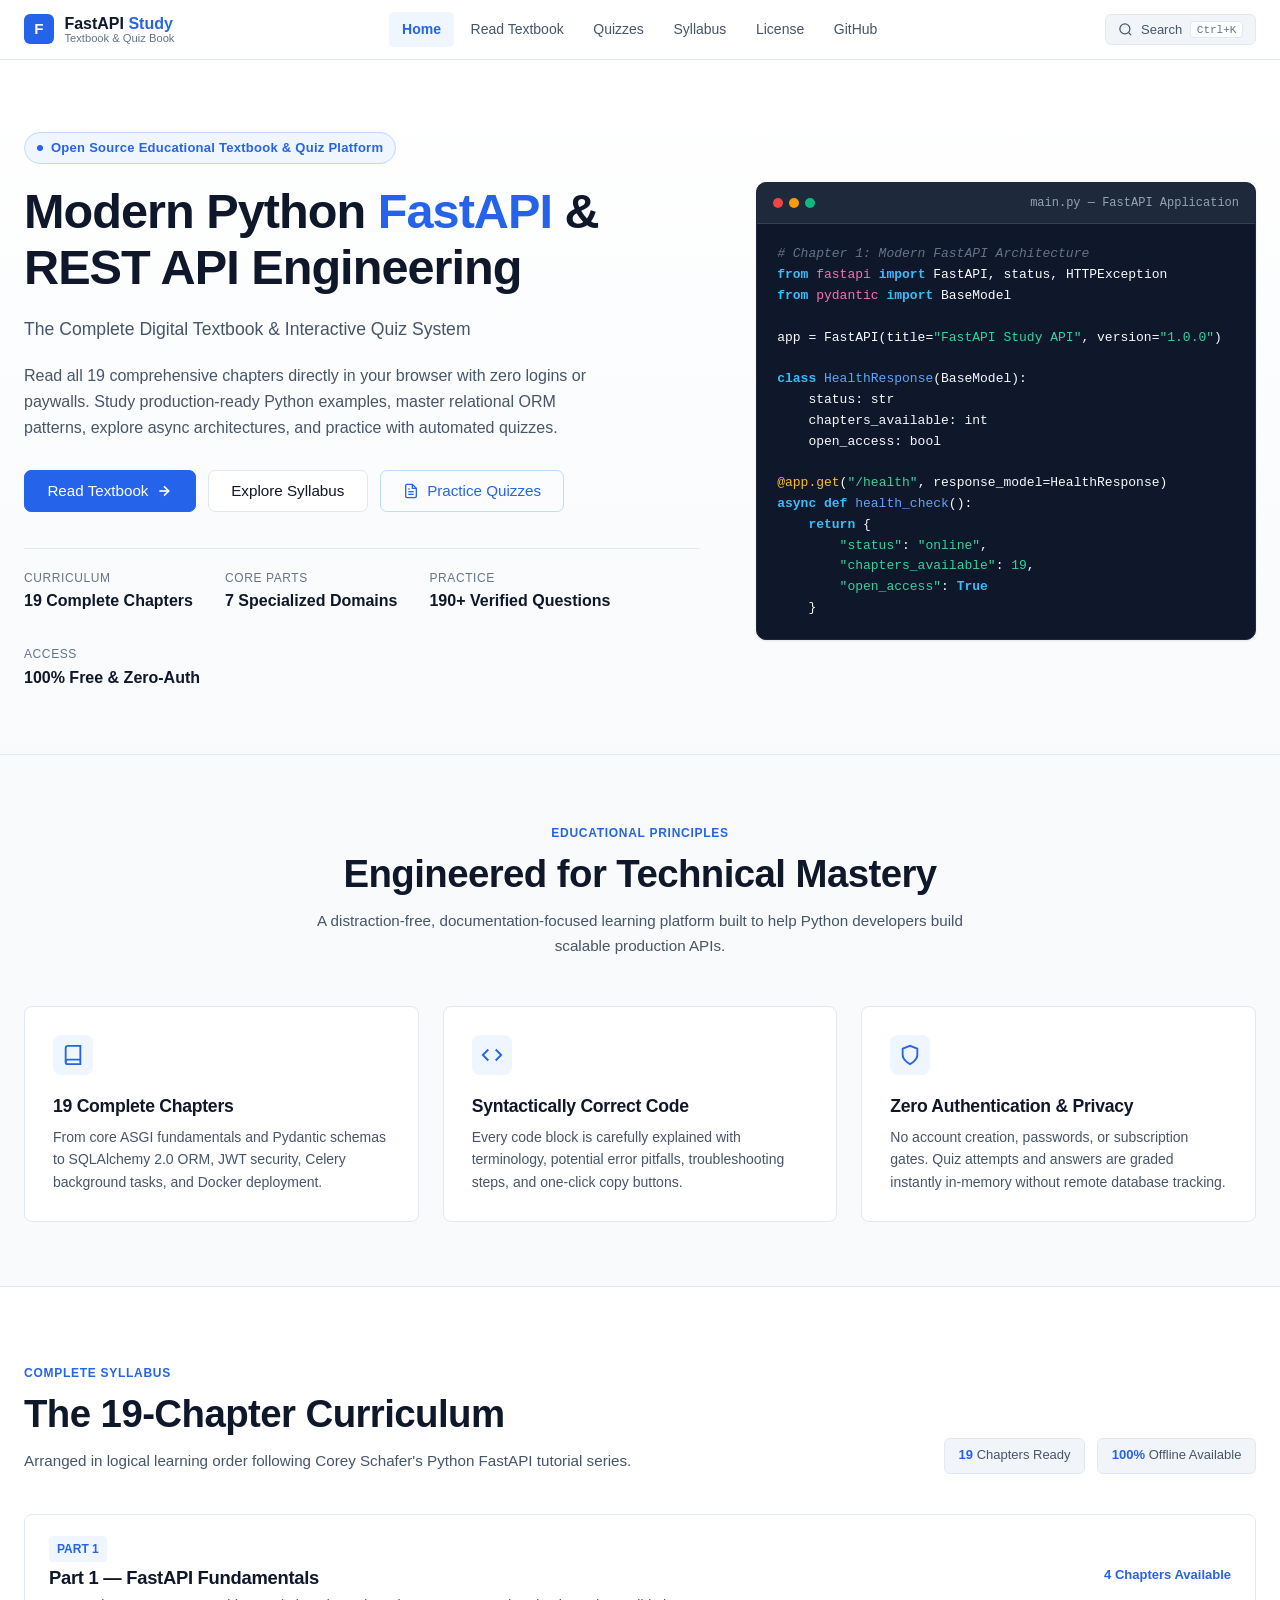
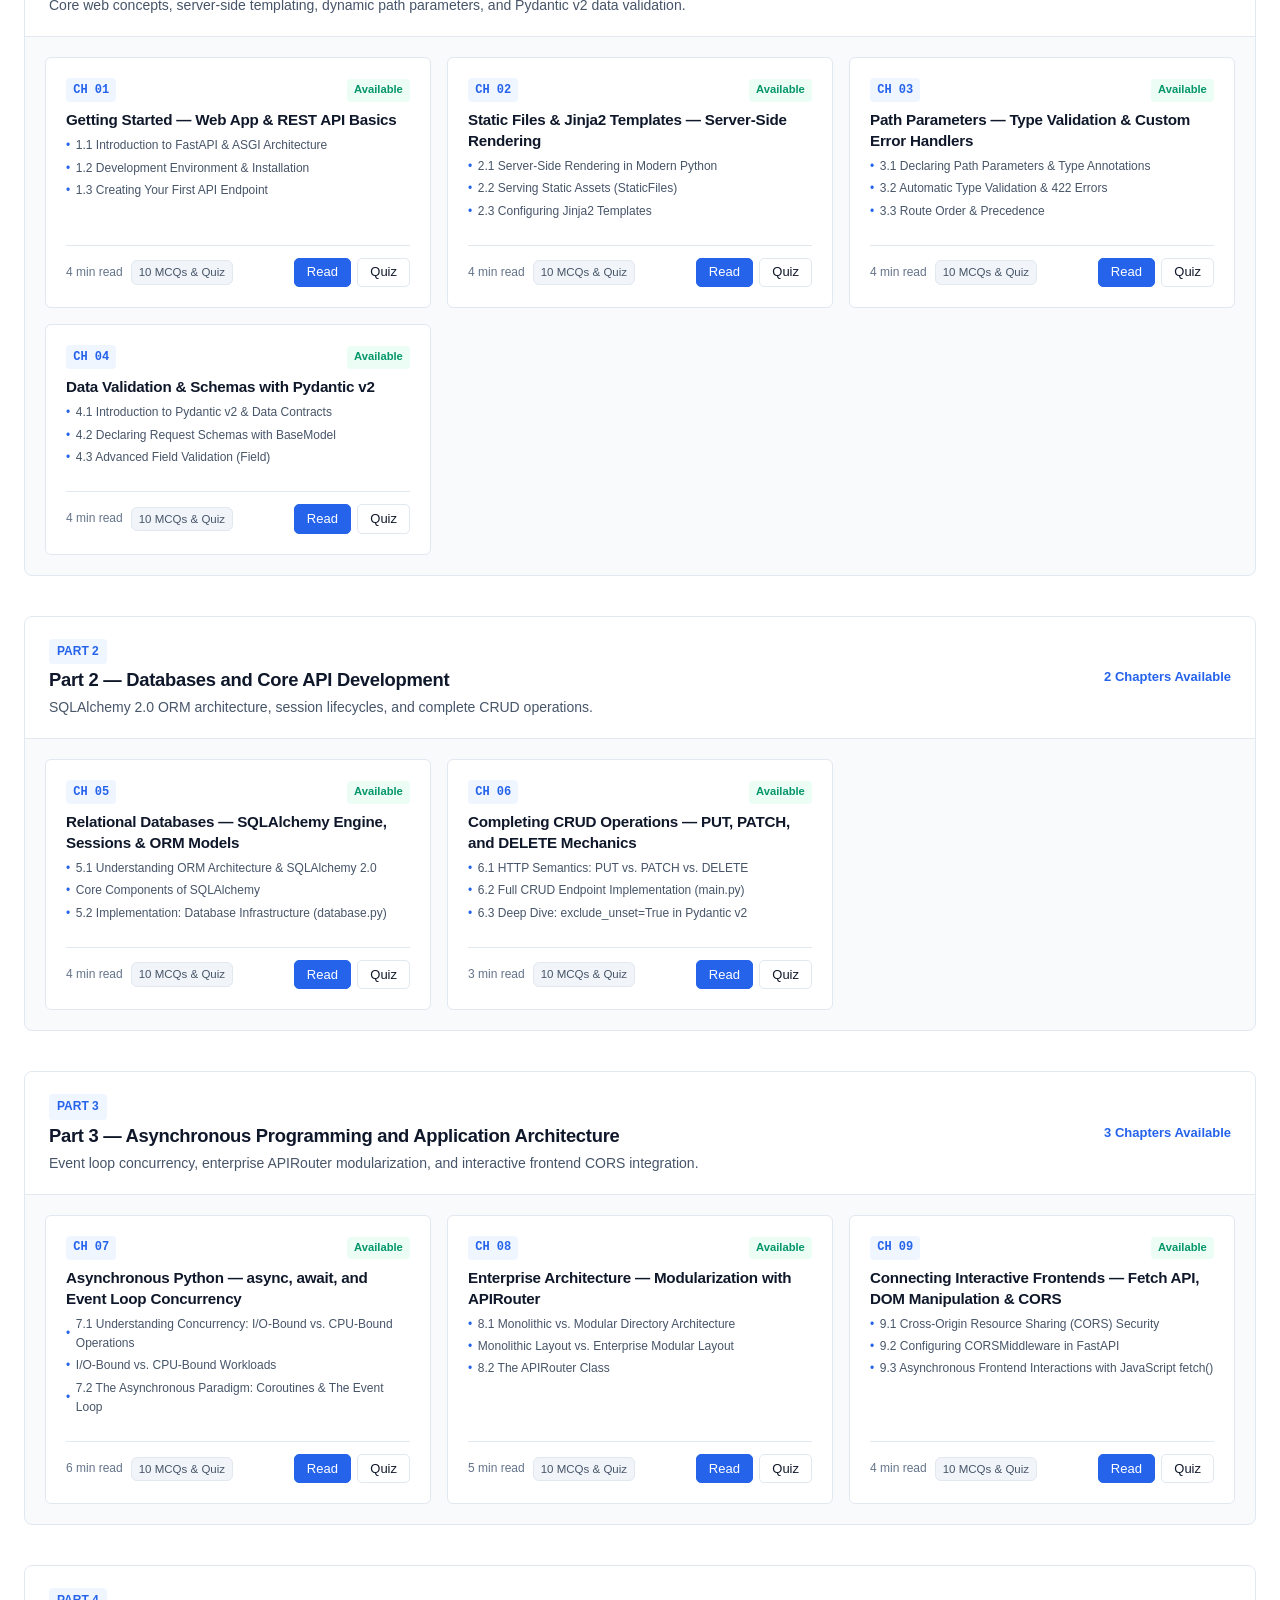
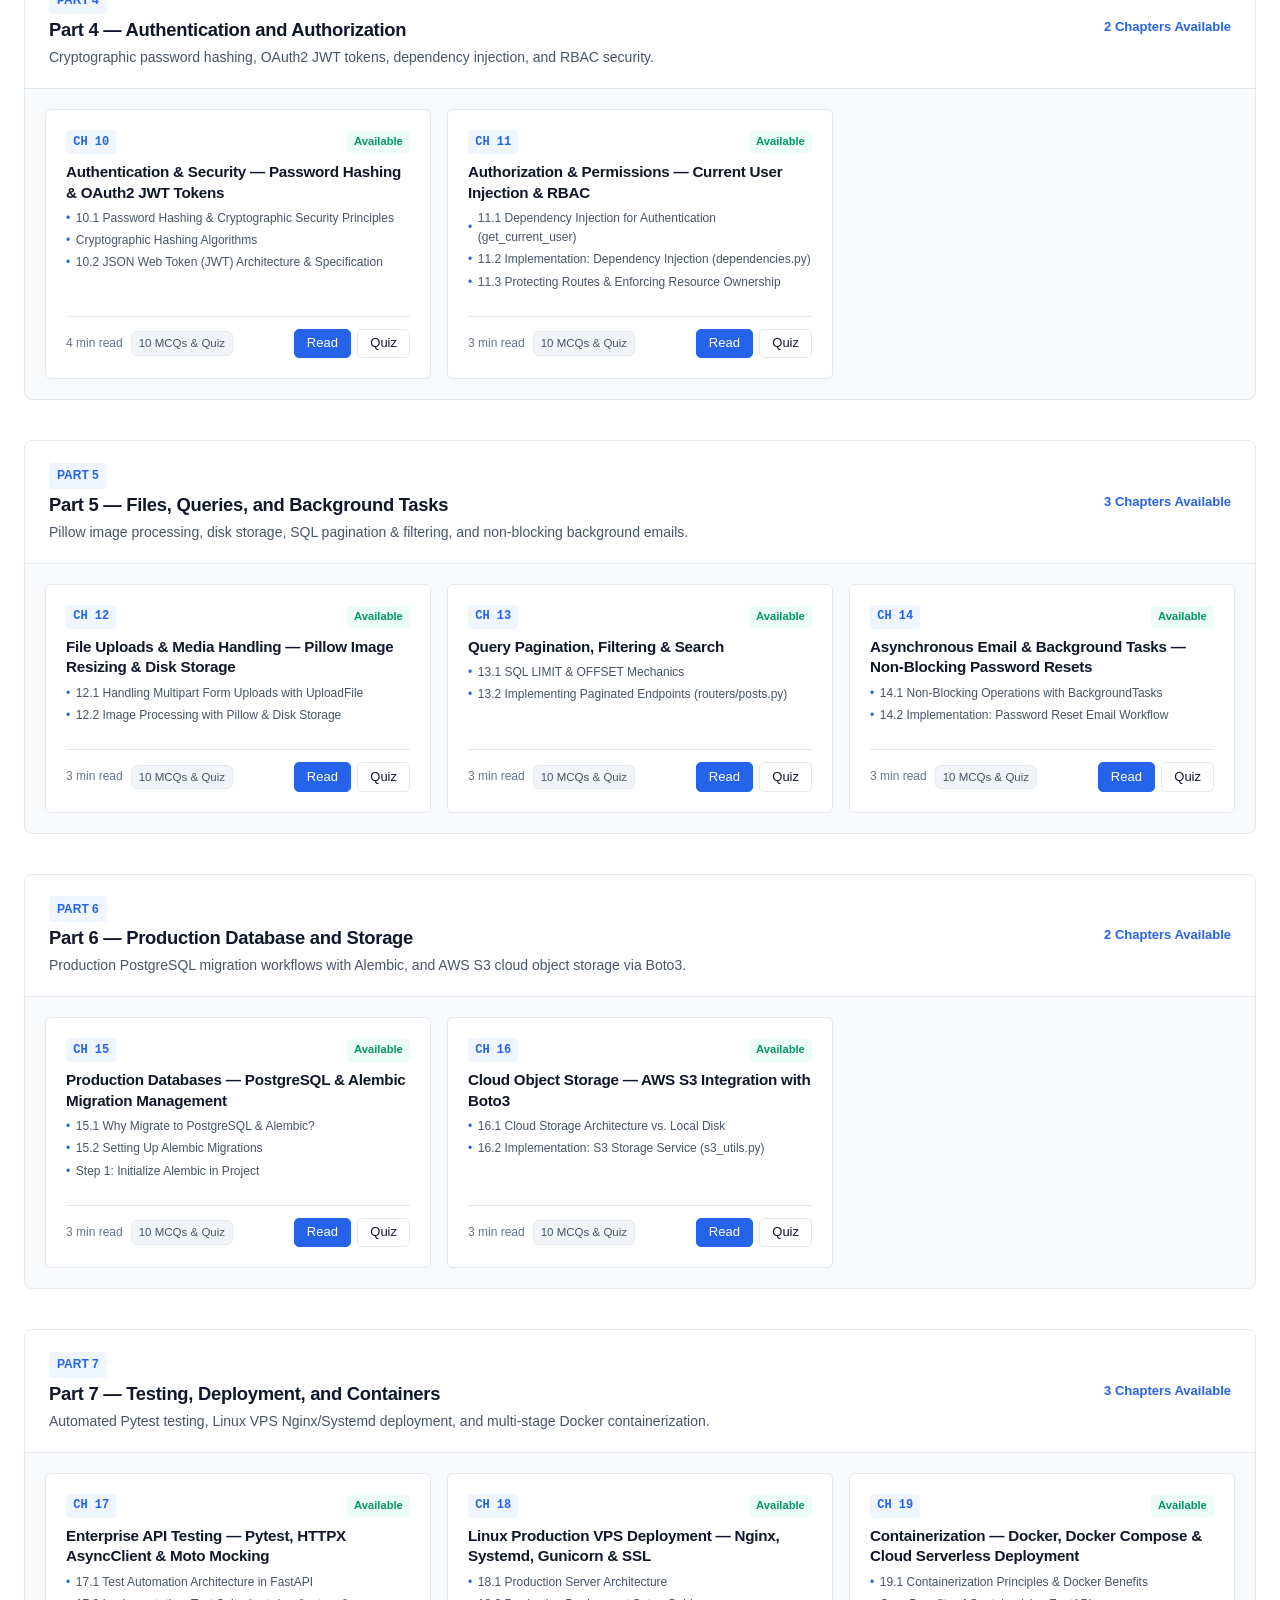
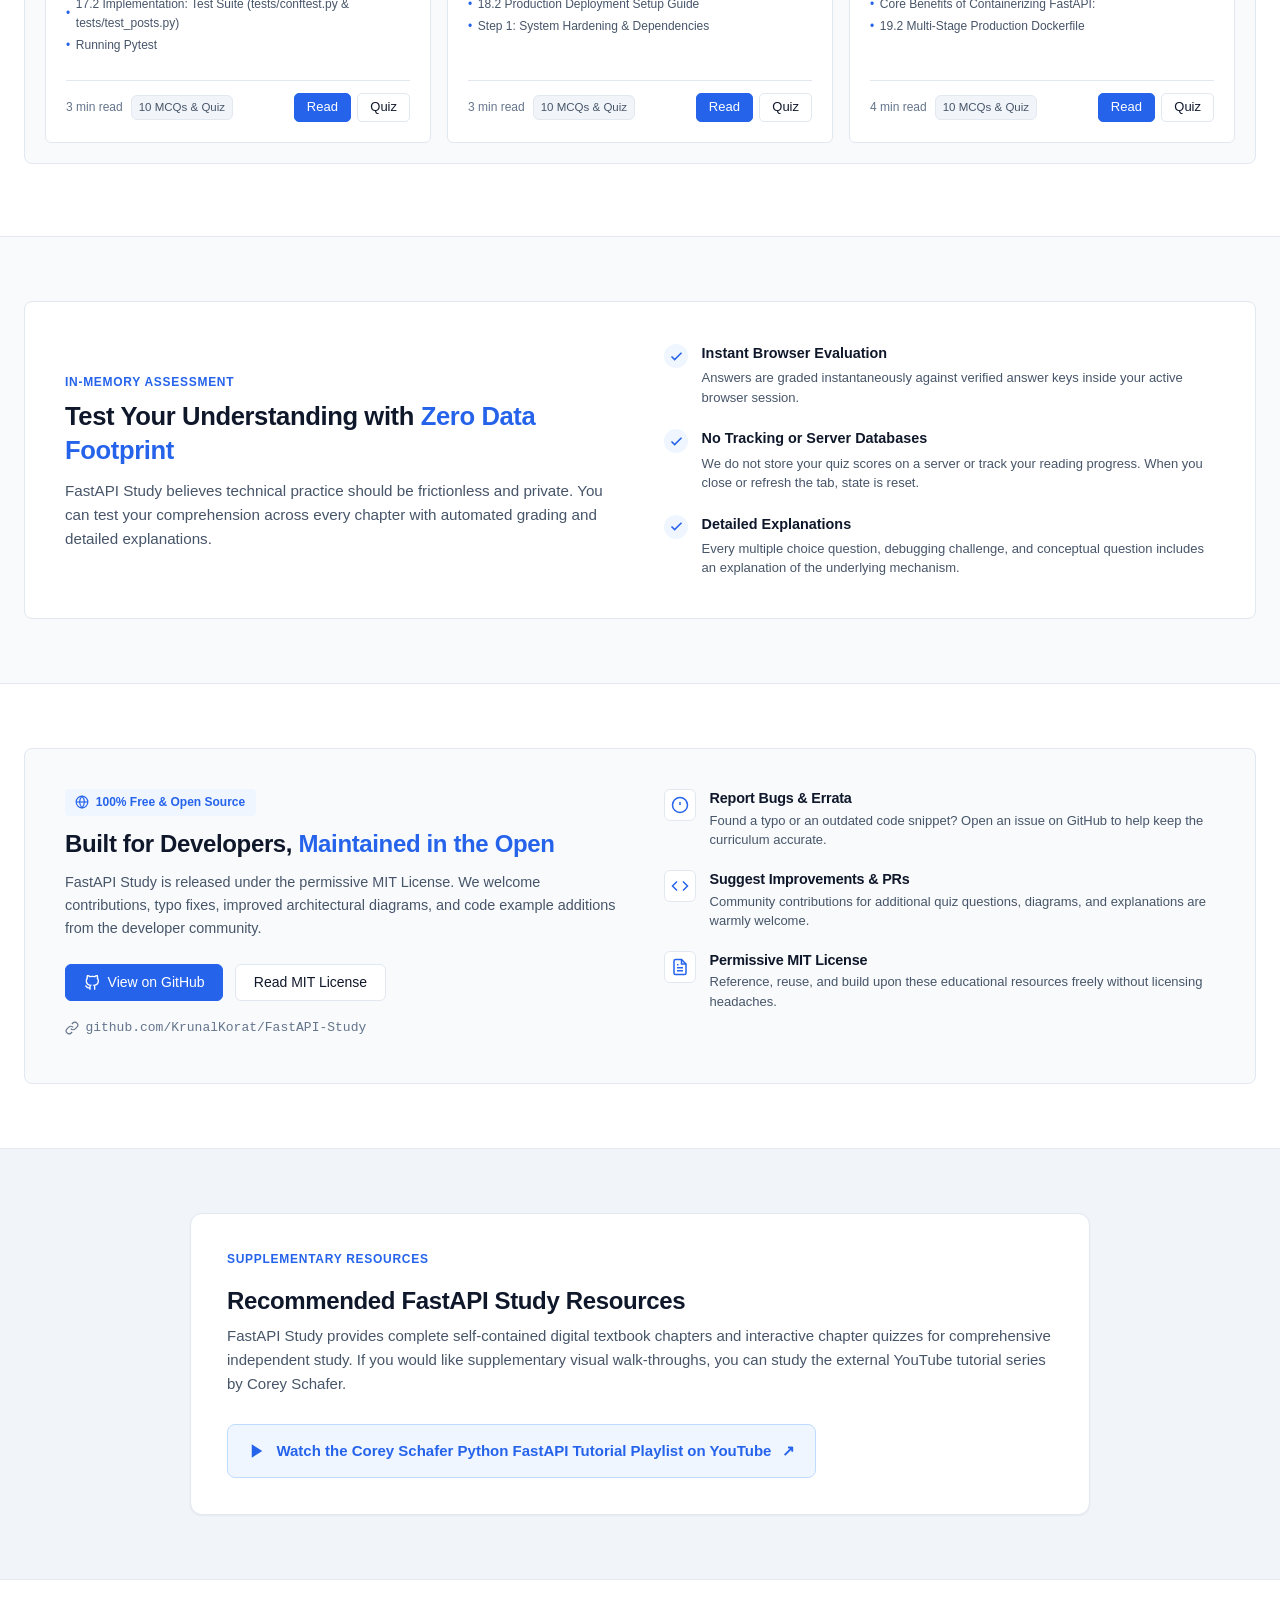
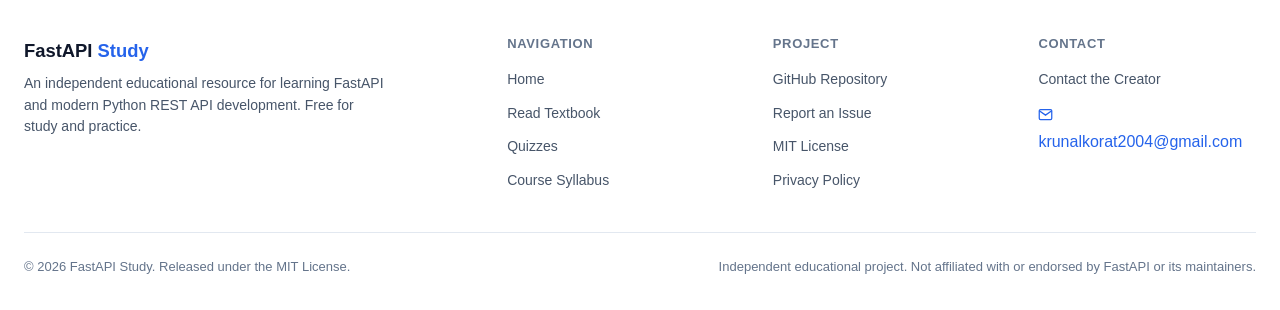
<file: index.html>
<!DOCTYPE html>
<html lang="en">
<head>
  <meta charset="UTF-8">
  <meta name="viewport" content="width=device-width, initial-scale=1.0">
  <title>FastAPI Study — Modern Python FastAPI & REST API Engineering</title>
  <meta name="description" content="A clean, modern, zero-auth digital textbook and interactive quiz platform for mastering FastAPI, SQLAlchemy, OAuth2, Alembic, Docker, and production REST API architecture.">
  
  <!-- CSS Design System -->
  <link rel="stylesheet" href="assets/css/base.css">
  <link rel="stylesheet" href="assets/css/home.css">
</head>
<body>
  <!-- Accessibility Skip Link -->
  <a href="#main-content" class="skip-to-content">Skip to main content</a>

  <!-- Global Header -->
  <header class="site-header" role="banner">
    <div class="header-container">
      <a href="index.html" class="brand-link" aria-label="FastAPI Study Home">
        <div class="brand-badge-icon" aria-hidden="true">F</div>
        <div class="brand-text-wrap">
          <span class="brand-name">FastAPI <span>Study</span></span>
          <span class="brand-tagline">Textbook &amp; Quiz Book</span>
        </div>
      </a>

      <nav class="main-nav" aria-label="Primary Navigation">
        <a href="index.html" class="nav-link active">Home</a>
        <a href="textbook.html?ch=1" class="nav-link">Read Textbook</a>
        <a href="quiz.html?ch=1" class="nav-link">Quizzes</a>
        <a href="#curriculum" class="nav-link">Syllabus</a>
        <a href="license.html" class="nav-link">License</a>
        <a href="https://github.com/KrunalKorat/FastAPI-Study" class="nav-link" target="_blank" rel="noopener noreferrer">GitHub</a>
      </nav>

      <div class="header-actions">
        <button class="search-trigger-btn" aria-label="Search textbook content (Press Ctrl+K)">
          <svg width="15" height="15" viewBox="0 0 24 24" fill="none" stroke="currentColor" stroke-width="2"><circle cx="11" cy="11" r="8"></circle><line x1="21" y1="21" x2="16.65" y2="16.65"></line></svg>
          <span>Search</span>
          <kbd>Ctrl+K</kbd>
        </button>

        <button class="icon-btn mobile-menu-btn" aria-label="Open navigation menu">
          <svg width="20" height="20" viewBox="0 0 24 24" fill="none" stroke="currentColor" stroke-width="2"><line x1="3" y1="12" x2="21" y2="12"></line><line x1="3" y1="6" x2="21" y2="6"></line><line x1="3" y1="18" x2="21" y2="18"></line></svg>
        </button>
      </div>
    </div>
  </header>

  <!-- Mobile Navigation Drawer -->
  <div class="mobile-nav-drawer" id="mobile-drawer" role="dialog" aria-modal="true" aria-label="Navigation Menu">
    <div class="mobile-drawer-sheet">
      <div class="drawer-header">
        <div class="brand-name">FastAPI <span>Study</span></div>
        <button class="icon-btn drawer-close-btn" aria-label="Close navigation menu">
          <svg width="18" height="18" viewBox="0 0 24 24" fill="none" stroke="currentColor" stroke-width="2"><line x1="18" y1="6" x2="6" y2="18"></line><line x1="6" y1="6" x2="18" y2="18"></line></svg>
        </button>
      </div>
            <nav class="drawer-links">
        <a href="index.html" class="nav-link active">Home</a>
        <a href="textbook.html?ch=1" class="nav-link">Read Textbook</a>
        <a href="quiz.html?ch=1" class="nav-link">Chapter Quizzes</a>
        <a href="index.html#curriculum" class="nav-link">Course Syllabus</a>
        <a href="license.html" class="nav-link">MIT License</a>
        <a href="privacy-policy.html" class="nav-link">Privacy Policy</a>
        <a href="contact.html" class="nav-link">Contact</a>
        <a href="https://github.com/KrunalKorat/FastAPI-Study" class="nav-link" target="_blank" rel="noopener noreferrer">GitHub Repository</a>
      </nav>
    </div>
  </div>

  <!-- Main Homepage Content -->
  <main id="main-content">
    <!-- Hero Section -->
    <section class="hero-section" aria-labelledby="hero-heading">
      <div class="hero-container">
        <div class="hero-content">
          <div class="hero-badge">
            <span class="hero-badge-dot"></span>
            <span>Open Source Educational Textbook &amp; Quiz Platform</span>
          </div>

          <h1 id="hero-heading" class="hero-title">
            Modern Python <em>FastAPI</em> &amp; REST API Engineering
          </h1>

          <p class="hero-subtitle">
            The Complete Digital Textbook &amp; Interactive Quiz System
          </p>

          <p class="hero-description">
            Read all 19 comprehensive chapters directly in your browser with zero logins or paywalls. Study production-ready Python examples, master relational ORM patterns, explore async architectures, and practice with automated quizzes.
          </p>

          <div class="hero-actions">
            <a href="textbook.html?ch=1" class="btn btn-primary btn-lg">
              <span>Read Textbook</span>
              <svg width="16" height="16" viewBox="0 0 24 24" fill="none" stroke="currentColor" stroke-width="2.5"><line x1="5" y1="12" x2="19" y2="12"></line><polyline points="12 5 19 12 12 19"></polyline></svg>
            </a>
            <a href="#curriculum" class="btn btn-secondary btn-lg">
              <span>Explore Syllabus</span>
            </a>
            <a href="quiz.html?ch=1" class="btn btn-outline btn-lg">
              <svg width="16" height="16" viewBox="0 0 24 24" fill="none" stroke="currentColor" stroke-width="2"><path d="M14 2H6a2 2 0 0 0-2 2v16a2 2 0 0 0 2 2h12a2 2 0 0 0 2-2V8z"></path><polyline points="14 2 14 8 20 8"></polyline><line x1="16" y1="13" x2="8" y2="13"></line><line x1="16" y1="17" x2="8" y2="17"></line><polyline points="10 9 9 9 8 9"></polyline></svg>
              <span>Practice Quizzes</span>
            </a>
          </div>

          <div class="hero-meta-strip">
            <div class="meta-item">
              <span class="meta-label">Curriculum</span>
              <span class="meta-value">19 Complete Chapters</span>
            </div>
            <div class="meta-item">
              <span class="meta-label">Core Parts</span>
              <span class="meta-value">7 Specialized Domains</span>
            </div>
            <div class="meta-item">
              <span class="meta-label">Practice</span>
              <span class="meta-value">190+ Verified Questions</span>
            </div>
            <div class="meta-item">
              <span class="meta-label">Access</span>
              <span class="meta-value">100% Free &amp; Zero-Auth</span>
            </div>
          </div>
        </div>

        <!-- Live Code Card Preview -->
        <div class="hero-code-card" aria-label="FastAPI Python Code Example">
          <div class="hero-code-header">
            <div class="code-window-dots">
              <span class="code-dot dot-red"></span>
              <span class="code-dot dot-yellow"></span>
              <span class="code-dot dot-green"></span>
            </div>
            <span class="code-file-name">main.py — FastAPI Application</span>
          </div>
          <pre class="hero-code-body"><code><span class="c-comment"># Chapter 1: Modern FastAPI Architecture</span>
<span class="c-keyword">from</span> <span class="c-import">fastapi</span> <span class="c-keyword">import</span> FastAPI, status, HTTPException
<span class="c-keyword">from</span> <span class="c-import">pydantic</span> <span class="c-keyword">import</span> BaseModel

app = FastAPI(title=<span class="c-string">"FastAPI Study API"</span>, version=<span class="c-string">"1.0.0"</span>)

<span class="c-keyword">class</span> <span class="c-function">HealthResponse</span>(BaseModel):
    status: str
    chapters_available: int
    open_access: bool

<span class="c-decorator">@app.get</span>(<span class="c-string">"/health"</span>, response_model=HealthResponse)
<span class="c-keyword">async def</span> <span class="c-function">health_check</span>():
    <span class="c-keyword">return</span> {
        <span class="c-string">"status"</span>: <span class="c-string">"online"</span>,
        <span class="c-string">"chapters_available"</span>: <span class="c-string">19</span>,
        <span class="c-string">"open_access"</span>: <span class="c-keyword">True</span>
    }</code></pre>
        </div>
      </div>
    </section>

    <!-- Feature Pillars Section -->
    <section class="pillars-section" aria-labelledby="pillars-heading">
      <div class="pillars-container">
        <div class="section-header-centered">
          <span class="section-label">Educational Principles</span>
          <h2 id="pillars-heading" class="section-title">Engineered for Technical Mastery</h2>
          <p class="section-desc">A distraction-free, documentation-focused learning platform built to help Python developers build scalable production APIs.</p>
        </div>

        <div class="pillars-grid">
          <div class="pillar-card">
            <div class="pillar-icon-box">
              <svg width="22" height="22" viewBox="0 0 24 24" fill="none" stroke="currentColor" stroke-width="2"><path d="M4 19.5A2.5 2.5 0 0 1 6.5 17H20"></path><path d="M6.5 2H20v20H6.5A2.5 2.5 0 0 1 4 19.5v-15A2.5 2.5 0 0 1 6.5 2z"></path></svg>
            </div>
            <h3 class="pillar-title">19 Complete Chapters</h3>
            <p class="pillar-text">From core ASGI fundamentals and Pydantic schemas to SQLAlchemy 2.0 ORM, JWT security, Celery background tasks, and Docker deployment.</p>
          </div>

          <div class="pillar-card">
            <div class="pillar-icon-box">
              <svg width="22" height="22" viewBox="0 0 24 24" fill="none" stroke="currentColor" stroke-width="2"><polyline points="16 18 22 12 16 6"></polyline><polyline points="8 6 2 12 8 18"></polyline></svg>
            </div>
            <h3 class="pillar-title">Syntactically Correct Code</h3>
            <p class="pillar-text">Every code block is carefully explained with terminology, potential error pitfalls, troubleshooting steps, and one-click copy buttons.</p>
          </div>

          <div class="pillar-card">
            <div class="pillar-icon-box">
              <svg width="22" height="22" viewBox="0 0 24 24" fill="none" stroke="currentColor" stroke-width="2"><path d="M12 22s8-4 8-10V5l-8-3-8 3v7c0 6 8 10 8 10z"></path></svg>
            </div>
            <h3 class="pillar-title">Zero Authentication &amp; Privacy</h3>
            <p class="pillar-text">No account creation, passwords, or subscription gates. Quiz attempts and answers are graded instantly in-memory without remote database tracking.</p>
          </div>
        </div>
      </div>
    </section>

    <!-- Curriculum & Chapter Library Section -->
    <section class="curriculum-section" id="curriculum" aria-labelledby="curriculum-heading">
      <div class="curriculum-container">
        <div class="curriculum-header-row">
          <div>
            <span class="section-label">Complete Syllabus</span>
            <h2 id="curriculum-heading" class="section-title">The 19-Chapter Curriculum</h2>
            <p class="section-desc">Arranged in logical learning order following Corey Schafer's Python FastAPI tutorial series.</p>
          </div>
          <div class="curriculum-stats-summary">
            <div class="stat-chip">
              <span><strong>19</strong> Chapters Ready</span>
            </div>
            <div class="stat-chip">
              <span><strong>100%</strong> Offline Available</span>
            </div>
          </div>
        </div>

        <div class="curriculum-parts-list" id="curriculum-parts-list">
          <!-- Dynamically populated from window.FASTAPI_STUDY_DATA -->
        </div>
      </div>
    </section>

    <!-- How Quizzes Work & Privacy Section -->
    <section class="how-it-works-section" aria-labelledby="privacy-heading">
      <div class="how-it-works-container">
        <div class="privacy-banner-card">
          <div>
            <span class="section-label">In-Memory Assessment</span>
            <h2 id="privacy-heading" class="privacy-banner-title">Test Your Understanding with <span>Zero Data Footprint</span></h2>
            <p style="color: var(--text-secondary); font-size: 0.95rem; line-height: 1.6; margin-top: 0.5rem;">
              FastAPI Study believes technical practice should be frictionless and private. You can test your comprehension across every chapter with automated grading and detailed explanations.
            </p>
          </div>

          <ul class="privacy-points-list">
            <li class="privacy-point-item">
              <div class="privacy-point-icon">
                <svg width="15" height="15" viewBox="0 0 24 24" fill="none" stroke="currentColor" stroke-width="2.5"><polyline points="20 6 9 17 4 12"></polyline></svg>
              </div>
              <div class="privacy-point-text">
                <strong>Instant Browser Evaluation</strong>
                <p>Answers are graded instantaneously against verified answer keys inside your active browser session.</p>
              </div>
            </li>

            <li class="privacy-point-item">
              <div class="privacy-point-icon">
                <svg width="15" height="15" viewBox="0 0 24 24" fill="none" stroke="currentColor" stroke-width="2.5"><polyline points="20 6 9 17 4 12"></polyline></svg>
              </div>
              <div class="privacy-point-text">
                <strong>No Tracking or Server Databases</strong>
                <p>We do not store your quiz scores on a server or track your reading progress. When you close or refresh the tab, state is reset.</p>
              </div>
            </li>

            <li class="privacy-point-item">
              <div class="privacy-point-icon">
                <svg width="15" height="15" viewBox="0 0 24 24" fill="none" stroke="currentColor" stroke-width="2.5"><polyline points="20 6 9 17 4 12"></polyline></svg>
              </div>
              <div class="privacy-point-text">
                <strong>Detailed Explanations</strong>
                <p>Every multiple choice question, debugging challenge, and conceptual question includes an explanation of the underlying mechanism.</p>
              </div>
            </li>
          </ul>
        </div>
      </div>
    </section>

    <!-- Open Source Section -->
    <section class="opensource-section" id="open-source" aria-labelledby="opensource-heading">
      <div class="opensource-container">
        <div class="opensource-card">
          <div class="opensource-content-left">
            <div class="opensource-badge">
              <svg width="14" height="14" viewBox="0 0 24 24" fill="none" stroke="currentColor" stroke-width="2"><circle cx="12" cy="12" r="10"></circle><path d="M12 2a14.5 14.5 0 0 0 0 20 14.5 14.5 0 0 0 0-20"></path><path d="M2 12h20"></path></svg>
              <span>100% Free &amp; Open Source</span>
            </div>

            <h2 id="opensource-heading" class="opensource-title">
              Built for Developers, <span>Maintained in the Open</span>
            </h2>

            <p class="opensource-desc">
              FastAPI Study is released under the permissive MIT License. We welcome contributions, typo fixes, improved architectural diagrams, and code example additions from the developer community.
            </p>

            <div class="opensource-actions">
              <a href="https://github.com/KrunalKorat/FastAPI-Study" class="btn btn-primary" target="_blank" rel="noopener noreferrer">
                <svg width="16" height="16" viewBox="0 0 24 24" fill="none" stroke="currentColor" stroke-width="2"><path d="M9 19c-5 1.5-5-2.5-7-3m14 6v-3.87a3.37 3.37 0 0 0-.94-2.61c3.14-.35 6.44-1.54 6.44-7A5.44 5.44 0 0 0 20 4.77 5.07 5.07 0 0 0 19.91 1S18.73.65 16 2.48a13.38 13.38 0 0 0-7 0C6.27.65 5.09 1 5.09 1A5.07 5.07 0 0 0 5 4.77a5.44 5.44 0 0 0-1.5 3.78c0 5.42 3.3 6.61 6.44 7A3.37 3.37 0 0 0 9 18.13V22"></path></svg>
                <span>View on GitHub</span>
              </a>

              <a href="license.html" class="btn btn-secondary">
                <span>Read MIT License</span>
              </a>
            </div>

            <div>
              <a href="https://github.com/KrunalKorat/FastAPI-Study" class="opensource-repo-link" target="_blank" rel="noopener noreferrer">
                <svg width="14" height="14" viewBox="0 0 24 24" fill="none" stroke="currentColor" stroke-width="2"><path d="M10 13a5 5 0 0 0 7.54.54l3-3a5 5 0 0 0-7.07-7.07l-1.72 1.71"></path><path d="M14 11a5 5 0 0 0-7.54-.54l-3 3a5 5 0 0 0 7.07 7.07l1.71-1.71"></path></svg>
                <span>github.com/KrunalKorat/FastAPI-Study</span>
              </a>
            </div>
          </div>

          <div class="opensource-highlights-grid">
            <div class="opensource-item-box">
              <div class="opensource-item-icon">
                <svg width="18" height="18" viewBox="0 0 24 24" fill="none" stroke="currentColor" stroke-width="2"><circle cx="12" cy="12" r="10"></circle><line x1="12" y1="8" x2="12" y2="12"></line><line x1="12" y1="16" x2="12.01" y2="16"></line></svg>
              </div>
              <div class="opensource-item-text">
                <h4>Report Bugs &amp; Errata</h4>
                <p>Found a typo or an outdated code snippet? Open an issue on GitHub to help keep the curriculum accurate.</p>
              </div>
            </div>

            <div class="opensource-item-box">
              <div class="opensource-item-icon">
                <svg width="18" height="18" viewBox="0 0 24 24" fill="none" stroke="currentColor" stroke-width="2"><polyline points="16 18 22 12 16 6"></polyline><polyline points="8 6 2 12 8 18"></polyline></svg>
              </div>
              <div class="opensource-item-text">
                <h4>Suggest Improvements &amp; PRs</h4>
                <p>Community contributions for additional quiz questions, diagrams, and explanations are warmly welcome.</p>
              </div>
            </div>

            <div class="opensource-item-box">
              <div class="opensource-item-icon">
                <svg width="18" height="18" viewBox="0 0 24 24" fill="none" stroke="currentColor" stroke-width="2"><path d="M14 2H6a2 2 0 0 0-2 2v16a2 2 0 0 0 2 2h12a2 2 0 0 0 2-2V8z"></path><polyline points="14 2 14 8 20 8"></polyline><line x1="16" y1="13" x2="8" y2="13"></line><line x1="16" y1="17" x2="8" y2="17"></line><polyline points="10 9 9 9 8 9"></polyline></svg>
              </div>
              <div class="opensource-item-text">
                <h4>Permissive MIT License</h4>
                <p>Reference, reuse, and build upon these educational resources freely without licensing headaches.</p>
              </div>
            </div>
          </div>
        </div>
      </div>
    </section>

        <!-- RECOMMENDED LEARNING RESOURCES SECTION -->
    <section class="resources-section" id="resources" aria-labelledby="resources-heading">
      <div class="resources-container">
        <div class="resources-card">
          <div class="resources-header">
            <span class="section-label">Supplementary Resources</span>
            <h2 id="resources-heading" class="resources-title">Recommended FastAPI Study Resources</h2>
            <p class="resources-desc">
              FastAPI Study provides complete self-contained digital textbook chapters and interactive chapter quizzes for comprehensive independent study. If you would like supplementary visual walk-throughs, you can study the external YouTube tutorial series by Corey Schafer.
            </p>
          </div>
          <div class="resources-links-list">
            <a href="https://www.youtube.com/playlist?list=PL-osiE80TeTsak-c-QsVeg0YYG_0TeyXI" target="_blank" rel="noopener noreferrer" class="resource-external-link">
              <svg width="18" height="18" viewBox="0 0 24 24" fill="currentColor" aria-hidden="true"><polygon points="5 3 19 12 5 21 5 3"></polygon></svg>
              <span>Watch the Corey Schafer Python FastAPI Tutorial Playlist on YouTube</span>
              <span aria-hidden="true">&nearr;</span>
            </a>
          </div>
        </div>
      </div>
    </section>
  </main>

    <!-- Global Footer -->
  <footer class="site-footer" role="contentinfo">
    <div class="footer-container">
      <div class="footer-top">
        <div class="footer-brand-col">
          <div class="footer-brand">FastAPI <span>Study</span></div>
          <p class="footer-desc">
            An independent educational resource for learning FastAPI and modern Python REST API development. Free for study and practice.
          </p>
        </div>

        <div>
          <h4 class="footer-col-title">Navigation</h4>
          <ul class="footer-links">
            <li><a href="index.html">Home</a></li>
            <li><a href="textbook.html?ch=1">Read Textbook</a></li>
            <li><a href="quiz.html?ch=1">Quizzes</a></li>
            <li><a href="index.html#curriculum">Course Syllabus</a></li>

          </ul>
        </div>

        <div>
          <h4 class="footer-col-title">Project</h4>
          <ul class="footer-links">
            <li><a href="https://github.com/KrunalKorat/FastAPI-Study" target="_blank" rel="noopener noreferrer">GitHub Repository</a></li>
            <li><a href="https://github.com/KrunalKorat/FastAPI-Study/issues" target="_blank" rel="noopener noreferrer">Report an Issue</a></li>
            <li><a href="license.html">MIT License</a></li>
            <li><a href="privacy-policy.html">Privacy Policy</a></li>
          </ul>
        </div>

        <div>
          <h4 class="footer-col-title">Contact</h4>
          <ul class="footer-links" style="margin-bottom: 0.75rem;">
            <li><a href="contact.html">Contact the Creator</a></li>
          </ul>
          <a href="mailto:krunalkorat2004@gmail.com" class="footer-contact-link">
            <svg width="15" height="15" viewBox="0 0 24 24" fill="none" stroke="currentColor" stroke-width="2"><path d="M4 4h16c1.1 0 2 .9 2 2v12c0 1.1-.9 2-2 2H4c-1.1 0-2-.9-2-2V6c0-1.1.9-2 2-2z"></path><polyline points="22,6 12,13 2,6"></polyline></svg>
            <span>krunalkorat2004@gmail.com</span>
          </a>
        </div>
      </div>

      <div class="footer-bottom">
        <div>&copy; <span id="current-year">2026</span> FastAPI Study. Released under the MIT License.</div>
        <div>Independent educational project. Not affiliated with or endorsed by FastAPI or its maintainers.</div>
      </div>
    </div>
  </footer>

  <!-- Search Modal -->
  <div class="search-modal-backdrop" id="search-modal" role="dialog" aria-modal="true" aria-label="Search textbook content">
    <div class="search-dialog">
      <div class="search-input-header">
        <svg class="search-input-icon" width="20" height="20" viewBox="0 0 24 24" fill="none" stroke="currentColor" stroke-width="2"><circle cx="11" cy="11" r="8"></circle><line x1="21" y1="21" x2="16.65" y2="16.65"></line></svg>
        <input type="text" id="search-input" class="search-main-input" placeholder="Search chapters, Python code, section titles, or topics..." autocomplete="off">
        <button class="icon-btn search-close-btn" aria-label="Close search">
          <svg width="18" height="18" viewBox="0 0 24 24" fill="none" stroke="currentColor" stroke-width="2"><line x1="18" y1="6" x2="6" y2="18"></line><line x1="6" y1="6" x2="18" y2="18"></line></svg>
        </button>
      </div>
      <div class="search-results-container" id="search-results"></div>
      <div class="search-dialog-footer">
        <div class="search-shortcuts">
          <span><kbd>↑</kbd> <kbd>↓</kbd> to navigate</span>
          <span><kbd>Enter</kbd> to open</span>
          <span><kbd>Esc</kbd> to close</span>
        </div>
        <span>FastAPI Study Client Search</span>
      </div>
    </div>
  </div>

  <!-- Scripts -->
  <script src="assets/content/textbook-content.js"></script>
  <script src="assets/js/animations.js"></script>
  <script src="assets/js/app.js"></script>
  <script src="assets/js/search.js"></script>

  <!-- Homepage Dynamic Curriculum Renderer -->
  <script>
    document.addEventListener('DOMContentLoaded', () => {
      const partsContainer = document.getElementById('curriculum-parts-list');
      if (!partsContainer || !window.FASTAPI_STUDY_DATA) return;

      const parts = window.FASTAPI_STUDY_DATA.parts;
      const chapters = window.FASTAPI_STUDY_DATA.chapters;

      let html = '';

      parts.forEach(part => {
        const partChapters = chapters.filter(c => c.partId === part.id);
        const availCount = partChapters.filter(c => c.available).length;

        html += `
          <div class="part-block">
            <div class="part-block-header">
              <div class="part-title-group">
                <span class="part-badge-tag">${part.title.split('—')[0].trim()}</span>
                <h3 class="part-title-text">${part.title}</h3>
                <p class="part-desc-text">${part.description}</p>
              </div>
              <div class="part-chapters-count" style="font-size: 0.8125rem; font-weight: 600; color: var(--color-primary);">
                ${partChapters.length} Chapters Available
              </div>
            </div>

            <div class="chapters-grid">
        `;

        partChapters.forEach(ch => {
          const quizBadge = ch.quiz
            ? `<span class="stat-chip" style="font-size: 0.72rem; padding: 2px 7px;">${ch.quiz.mcqs.length} MCQs &amp; Quiz</span>`
            : '';

          let topicsPreview = '';
          if (ch.sections && ch.sections.length > 0) {
            topicsPreview = `<ul class="chapter-preview-topics">`;
            ch.sections.slice(0, 3).forEach(sec => {
              topicsPreview += `<li>${sec.title}</li>`;
            });
            topicsPreview += `</ul>`;
          }

          html += `
            <div class="chapter-card">
              <div>
                <div class="chapter-card-top">
                  <span class="chapter-num-badge">CH ${String(ch.id).padStart(2, '0')}</span>
                  <span class="chapter-availability-tag available">Available</span>
                </div>
                <h4 class="chapter-title">${ch.cleanTitle}</h4>
                ${topicsPreview}
              </div>

              <div class="chapter-card-bottom">
                <div class="chapter-meta-details">
                  <span>${ch.readTime}</span>
                  ${quizBadge}
                </div>
                <div class="chapter-actions-group">
                  <a href="textbook.html?ch=${ch.id}" class="btn btn-primary btn-sm">Read</a>
                  ${ch.quiz ? `<a href="quiz.html?ch=${ch.id}" class="btn btn-secondary btn-sm">Quiz</a>` : ''}
                </div>
              </div>
            </div>
          `;
        });

        html += `
            </div>
          </div>
        `;
      });

      partsContainer.innerHTML = html;
    });
  </script>
</body>
</html>
</file>
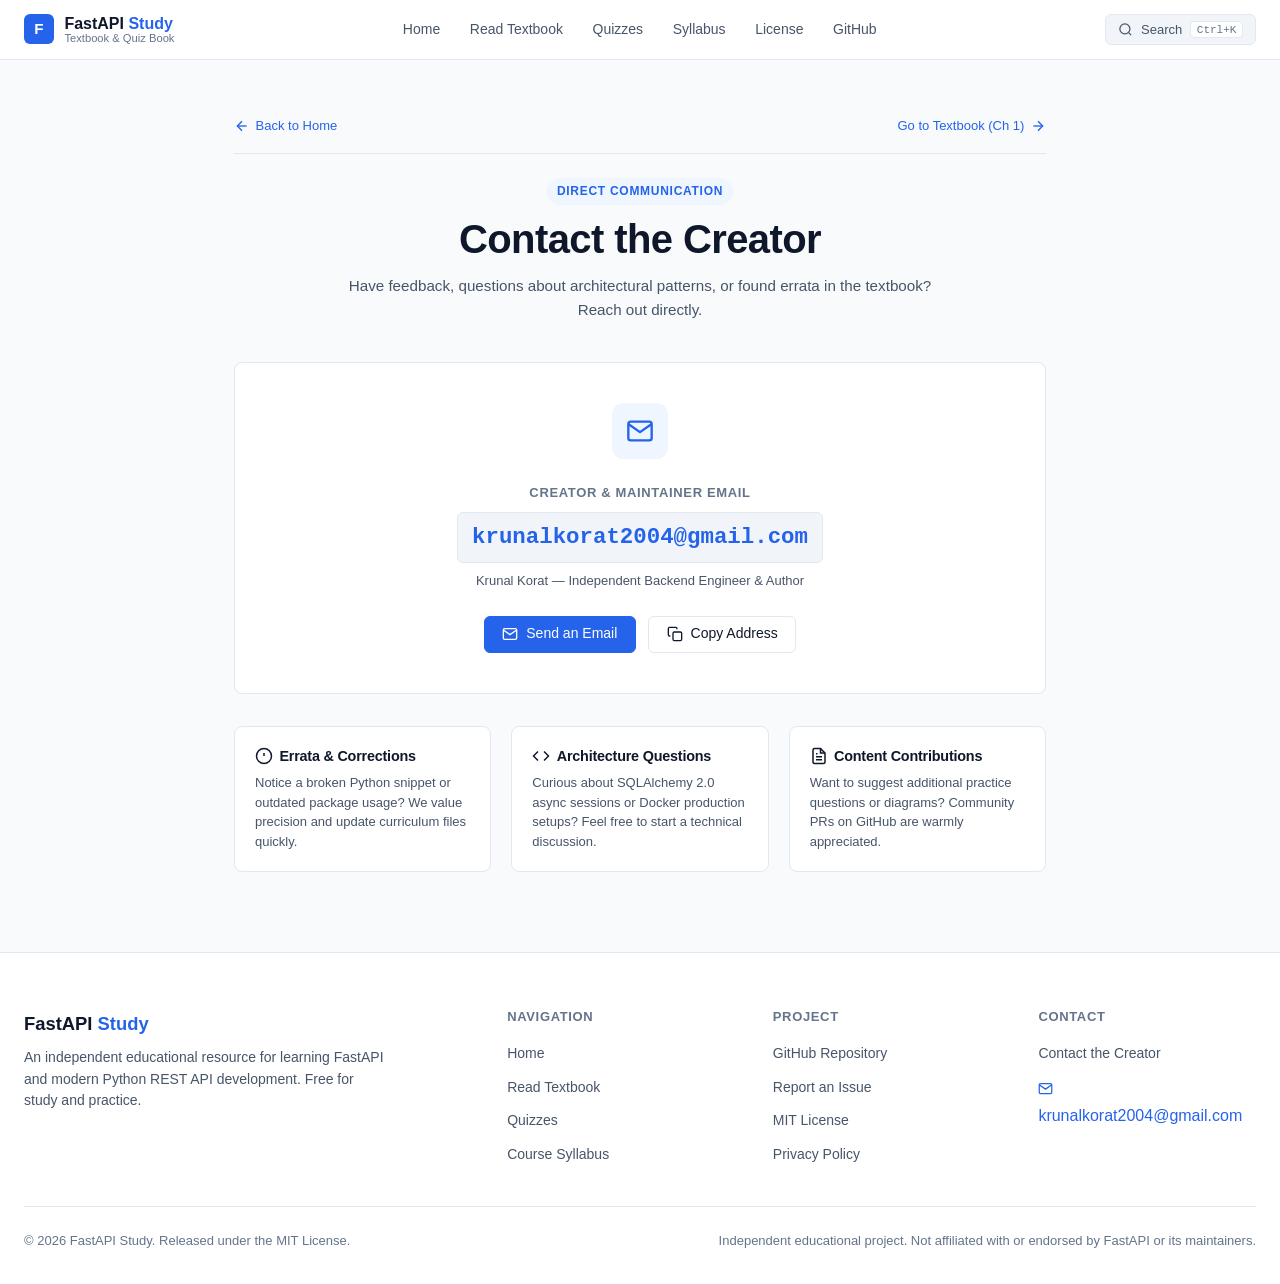
<file: contact.html>
<!DOCTYPE html>
<html lang="en">
<head>
  <meta charset="UTF-8">
  <meta name="viewport" content="width=device-width, initial-scale=1.0">
  <title>Contact the Creator — FastAPI Study</title>
  <meta name="description" content="Get in touch with the creator of FastAPI Study to report textbook errata, propose improvements, or ask architectural questions.">
  
  <!-- CSS Design System -->
  <link rel="stylesheet" href="assets/css/base.css">
  <link rel="stylesheet" href="assets/css/pages.css">
</head>
<body>
  <!-- Accessibility Skip Link -->
  <a href="#main-content" class="skip-to-content">Skip to contact content</a>

  <!-- Global Header -->
  <header class="site-header" role="banner">
    <div class="header-container">
      <a href="index.html" class="brand-link" aria-label="FastAPI Study Home">
        <div class="brand-badge-icon" aria-hidden="true">F</div>
        <div class="brand-text-wrap">
          <span class="brand-name">FastAPI <span>Study</span></span>
          <span class="brand-tagline">Textbook &amp; Quiz Book</span>
        </div>
      </a>

      <nav class="main-nav" aria-label="Primary Navigation">
        <a href="index.html" class="nav-link">Home</a>
        <a href="textbook.html?ch=1" class="nav-link">Read Textbook</a>
        <a href="quiz.html?ch=1" class="nav-link">Quizzes</a>
        <a href="index.html#curriculum" class="nav-link">Syllabus</a>
        <a href="license.html" class="nav-link">License</a>
        <a href="https://github.com/KrunalKorat/FastAPI-Study" class="nav-link" target="_blank" rel="noopener noreferrer">GitHub</a>
      </nav>

      <div class="header-actions">
        <button class="search-trigger-btn" aria-label="Search textbook content (Press Ctrl+K)">
          <svg width="15" height="15" viewBox="0 0 24 24" fill="none" stroke="currentColor" stroke-width="2"><circle cx="11" cy="11" r="8"></circle><line x1="21" y1="21" x2="16.65" y2="16.65"></line></svg>
          <span>Search</span>
          <kbd>Ctrl+K</kbd>
        </button>

        <button class="icon-btn mobile-menu-btn" aria-label="Open navigation menu">
          <svg width="20" height="20" viewBox="0 0 24 24" fill="none" stroke="currentColor" stroke-width="2"><line x1="3" y1="12" x2="21" y2="12"></line><line x1="3" y1="6" x2="21" y2="6"></line><line x1="3" y1="18" x2="21" y2="18"></line></svg>
        </button>
      </div>
    </div>
  </header>

  <!-- Mobile Navigation Drawer -->
  <div class="mobile-nav-drawer" id="mobile-drawer" role="dialog" aria-modal="true" aria-label="Navigation Menu">
    <div class="mobile-drawer-sheet">
      <div class="drawer-header">
        <div class="brand-name">FastAPI <span>Study</span></div>
        <button class="icon-btn drawer-close-btn" aria-label="Close navigation menu">
          <svg width="18" height="18" viewBox="0 0 24 24" fill="none" stroke="currentColor" stroke-width="2"><line x1="18" y1="6" x2="6" y2="18"></line><line x1="6" y1="6" x2="18" y2="18"></line></svg>
        </button>
      </div>
            <nav class="drawer-links">
        <a href="index.html" class="nav-link">Home</a>
        <a href="textbook.html?ch=1" class="nav-link">Read Textbook</a>
        <a href="quiz.html?ch=1" class="nav-link">Chapter Quizzes</a>
        <a href="index.html#curriculum" class="nav-link">Course Syllabus</a>
        <a href="license.html" class="nav-link">MIT License</a>
        <a href="privacy-policy.html" class="nav-link">Privacy Policy</a>
        <a href="contact.html" class="nav-link active">Contact</a>
        <a href="https://github.com/KrunalKorat/FastAPI-Study" class="nav-link" target="_blank" rel="noopener noreferrer">GitHub Repository</a>
      </nav>
    </div>
  </div>

  <!-- Main Contact Content -->
  <main class="page-wrapper" id="main-content">
    <div class="page-back-bar">
      <a href="index.html" class="page-back-link">
        <svg width="16" height="16" viewBox="0 0 24 24" fill="none" stroke="currentColor" stroke-width="2"><line x1="19" y1="12" x2="5" y2="12"></line><polyline points="12 19 5 12 12 5"></polyline></svg>
        <span>Back to Home</span>
      </a>
      <a href="textbook.html?ch=1" class="page-back-link">
        <span>Go to Textbook (Ch 1)</span>
        <svg width="16" height="16" viewBox="0 0 24 24" fill="none" stroke="currentColor" stroke-width="2"><line x1="5" y1="12" x2="19" y2="12"></line><polyline points="12 5 19 12 12 19"></polyline></svg>
      </a>
    </div>

    <div class="page-header-block">
      <span class="page-badge-label">Direct Communication</span>
      <h1 class="page-main-title">Contact the Creator</h1>
      <p class="page-lead-text">
        Have feedback, questions about architectural patterns, or found errata in the textbook? Reach out directly.
      </p>
    </div>

    <div class="contact-hero-card">
      <div class="contact-mail-icon-wrap" aria-hidden="true">
        <svg width="28" height="28" viewBox="0 0 24 24" fill="none" stroke="currentColor" stroke-width="2"><path d="M4 4h16c1.1 0 2 .9 2 2v12c0 1.1-.9 2-2 2H4c-1.1 0-2-.9-2-2V6c0-1.1.9-2 2-2z"></path><polyline points="22,6 12,13 2,6"></polyline></svg>
      </div>

      <div class="contact-details-box">
        <span style="font-size: 0.8125rem; font-weight: 600; text-transform: uppercase; letter-spacing: 0.05em; color: var(--text-muted);">Creator &amp; Maintainer Email</span>
        <a href="mailto:krunalkorat2004@gmail.com" class="contact-email-display">krunalkorat2004@gmail.com</a>
        <span style="font-size: 0.8125rem; color: var(--text-secondary);">Krunal Korat — Independent Backend Engineer &amp; Author</span>
      </div>

      <div style="display: flex; gap: 0.75rem; flex-wrap: wrap; justify-content: center;">
        <a href="mailto:krunalkorat2004@gmail.com" class="btn btn-primary">
          <svg width="16" height="16" viewBox="0 0 24 24" fill="none" stroke="currentColor" stroke-width="2"><path d="M4 4h16c1.1 0 2 .9 2 2v12c0 1.1-.9 2-2 2H4c-1.1 0-2-.9-2-2V6c0-1.1.9-2 2-2z"></path><polyline points="22,6 12,13 2,6"></polyline></svg>
          <span>Send an Email</span>
        </a>
        <button class="btn btn-secondary" id="copy-email-btn">
          <svg width="16" height="16" viewBox="0 0 24 24" fill="none" stroke="currentColor" stroke-width="2"><rect x="9" y="9" width="13" height="13" rx="2" ry="2"></rect><path d="M5 15H4a2 2 0 0 1-2-2V4a2 2 0 0 1 2-2h9a2 2 0 0 1 2 2v1"></path></svg>
          <span>Copy Address</span>
        </button>
      </div>
    </div>

    <div class="contact-reasons-grid">
      <div class="reason-card">
        <h4>
          <svg width="18" height="18" viewBox="0 0 24 24" fill="none" stroke="currentColor" stroke-width="2"><circle cx="12" cy="12" r="10"></circle><line x1="12" y1="8" x2="12" y2="12"></line><line x1="12" y1="16" x2="12.01" y2="16"></line></svg>
          <span>Errata &amp; Corrections</span>
        </h4>
        <p>Notice a broken Python snippet or outdated package usage? We value precision and update curriculum files quickly.</p>
      </div>

      <div class="reason-card">
        <h4>
          <svg width="18" height="18" viewBox="0 0 24 24" fill="none" stroke="currentColor" stroke-width="2"><polyline points="16 18 22 12 16 6"></polyline><polyline points="8 6 2 12 8 18"></polyline></svg>
          <span>Architecture Questions</span>
        </h4>
        <p>Curious about SQLAlchemy 2.0 async sessions or Docker production setups? Feel free to start a technical discussion.</p>
      </div>

      <div class="reason-card">
        <h4>
          <svg width="18" height="18" viewBox="0 0 24 24" fill="none" stroke="currentColor" stroke-width="2"><path d="M14 2H6a2 2 0 0 0-2 2v16a2 2 0 0 0 2 2h12a2 2 0 0 0 2-2V8z"></path><polyline points="14 2 14 8 20 8"></polyline><line x1="16" y1="13" x2="8" y2="13"></line><line x1="16" y1="17" x2="8" y2="17"></line><polyline points="10 9 9 9 8 9"></polyline></svg>
          <span>Content Contributions</span>
        </h4>
        <p>Want to suggest additional practice questions or diagrams? Community PRs on GitHub are warmly appreciated.</p>
      </div>
    </div>
  </main>

    <!-- Global Footer -->
  <footer class="site-footer" role="contentinfo">
    <div class="footer-container">
      <div class="footer-top">
        <div class="footer-brand-col">
          <div class="footer-brand">FastAPI <span>Study</span></div>
          <p class="footer-desc">
            An independent educational resource for learning FastAPI and modern Python REST API development. Free for study and practice.
          </p>
        </div>

        <div>
          <h4 class="footer-col-title">Navigation</h4>
          <ul class="footer-links">
            <li><a href="index.html">Home</a></li>
            <li><a href="textbook.html?ch=1">Read Textbook</a></li>
            <li><a href="quiz.html?ch=1">Quizzes</a></li>
            <li><a href="index.html#curriculum">Course Syllabus</a></li>
          </ul>
        </div>

        <div>
          <h4 class="footer-col-title">Project</h4>
          <ul class="footer-links">
            <li><a href="https://github.com/KrunalKorat/FastAPI-Study" target="_blank" rel="noopener noreferrer">GitHub Repository</a></li>
            <li><a href="https://github.com/KrunalKorat/FastAPI-Study/issues" target="_blank" rel="noopener noreferrer">Report an Issue</a></li>
            <li><a href="license.html">MIT License</a></li>
            <li><a href="privacy-policy.html">Privacy Policy</a></li>
          </ul>
        </div>

        <div>
          <h4 class="footer-col-title">Contact</h4>
          <ul class="footer-links" style="margin-bottom: 0.75rem;">
            <li><a href="contact.html">Contact the Creator</a></li>
          </ul>
          <a href="mailto:krunalkorat2004@gmail.com" class="footer-contact-link">
            <svg width="15" height="15" viewBox="0 0 24 24" fill="none" stroke="currentColor" stroke-width="2"><path d="M4 4h16c1.1 0 2 .9 2 2v12c0 1.1-.9 2-2 2H4c-1.1 0-2-.9-2-2V6c0-1.1.9-2 2-2z"></path><polyline points="22,6 12,13 2,6"></polyline></svg>
            <span>krunalkorat2004@gmail.com</span>
          </a>
        </div>
      </div>

      <div class="footer-bottom">
        <div>&copy; <span id="current-year">2026</span> FastAPI Study. Released under the MIT License.</div>
        <div>Independent educational project. Not affiliated with or endorsed by FastAPI or its maintainers.</div>
      </div>
    </div>
  </footer>

  <!-- Search Modal -->
  <div class="search-modal-backdrop" id="search-modal" role="dialog" aria-modal="true" aria-label="Search textbook content">
    <div class="search-dialog">
      <div class="search-input-header">
        <svg class="search-input-icon" width="20" height="20" viewBox="0 0 24 24" fill="none" stroke="currentColor" stroke-width="2"><circle cx="11" cy="11" r="8"></circle><line x1="21" y1="21" x2="16.65" y2="16.65"></line></svg>
        <input type="text" id="search-input" class="search-main-input" placeholder="Search chapters, Python code, section titles, or topics..." autocomplete="off">
        <button class="icon-btn search-close-btn" aria-label="Close search">
          <svg width="18" height="18" viewBox="0 0 24 24" fill="none" stroke="currentColor" stroke-width="2"><line x1="18" y1="6" x2="6" y2="18"></line><line x1="6" y1="6" x2="18" y2="18"></line></svg>
        </button>
      </div>
      <div class="search-results-container" id="search-results"></div>
      <div class="search-dialog-footer">
        <div class="search-shortcuts">
          <span><kbd>↑</kbd> <kbd>↓</kbd> to navigate</span>
          <span><kbd>Enter</kbd> to open</span>
          <span><kbd>Esc</kbd> to close</span>
        </div>
        <span>FastAPI Study Client Search</span>
      </div>
    </div>
  </div>

  <!-- Scripts -->
  <script src="assets/content/textbook-content.js"></script>
  <script src="assets/js/animations.js"></script>
  <script src="assets/js/app.js"></script>
  <script src="assets/js/search.js"></script>

  <script>
    document.addEventListener('DOMContentLoaded', () => {
      const copyBtn = document.getElementById('copy-email-btn');
      if (copyBtn && window.FastAPIApp) {
        copyBtn.addEventListener('click', () => {
          window.FastAPIApp.copyTextToClipboard('krunalkorat2004@gmail.com', 'Creator email copied to clipboard!');
        });
      }
    });
  </script>
</body>
</html>
</file>
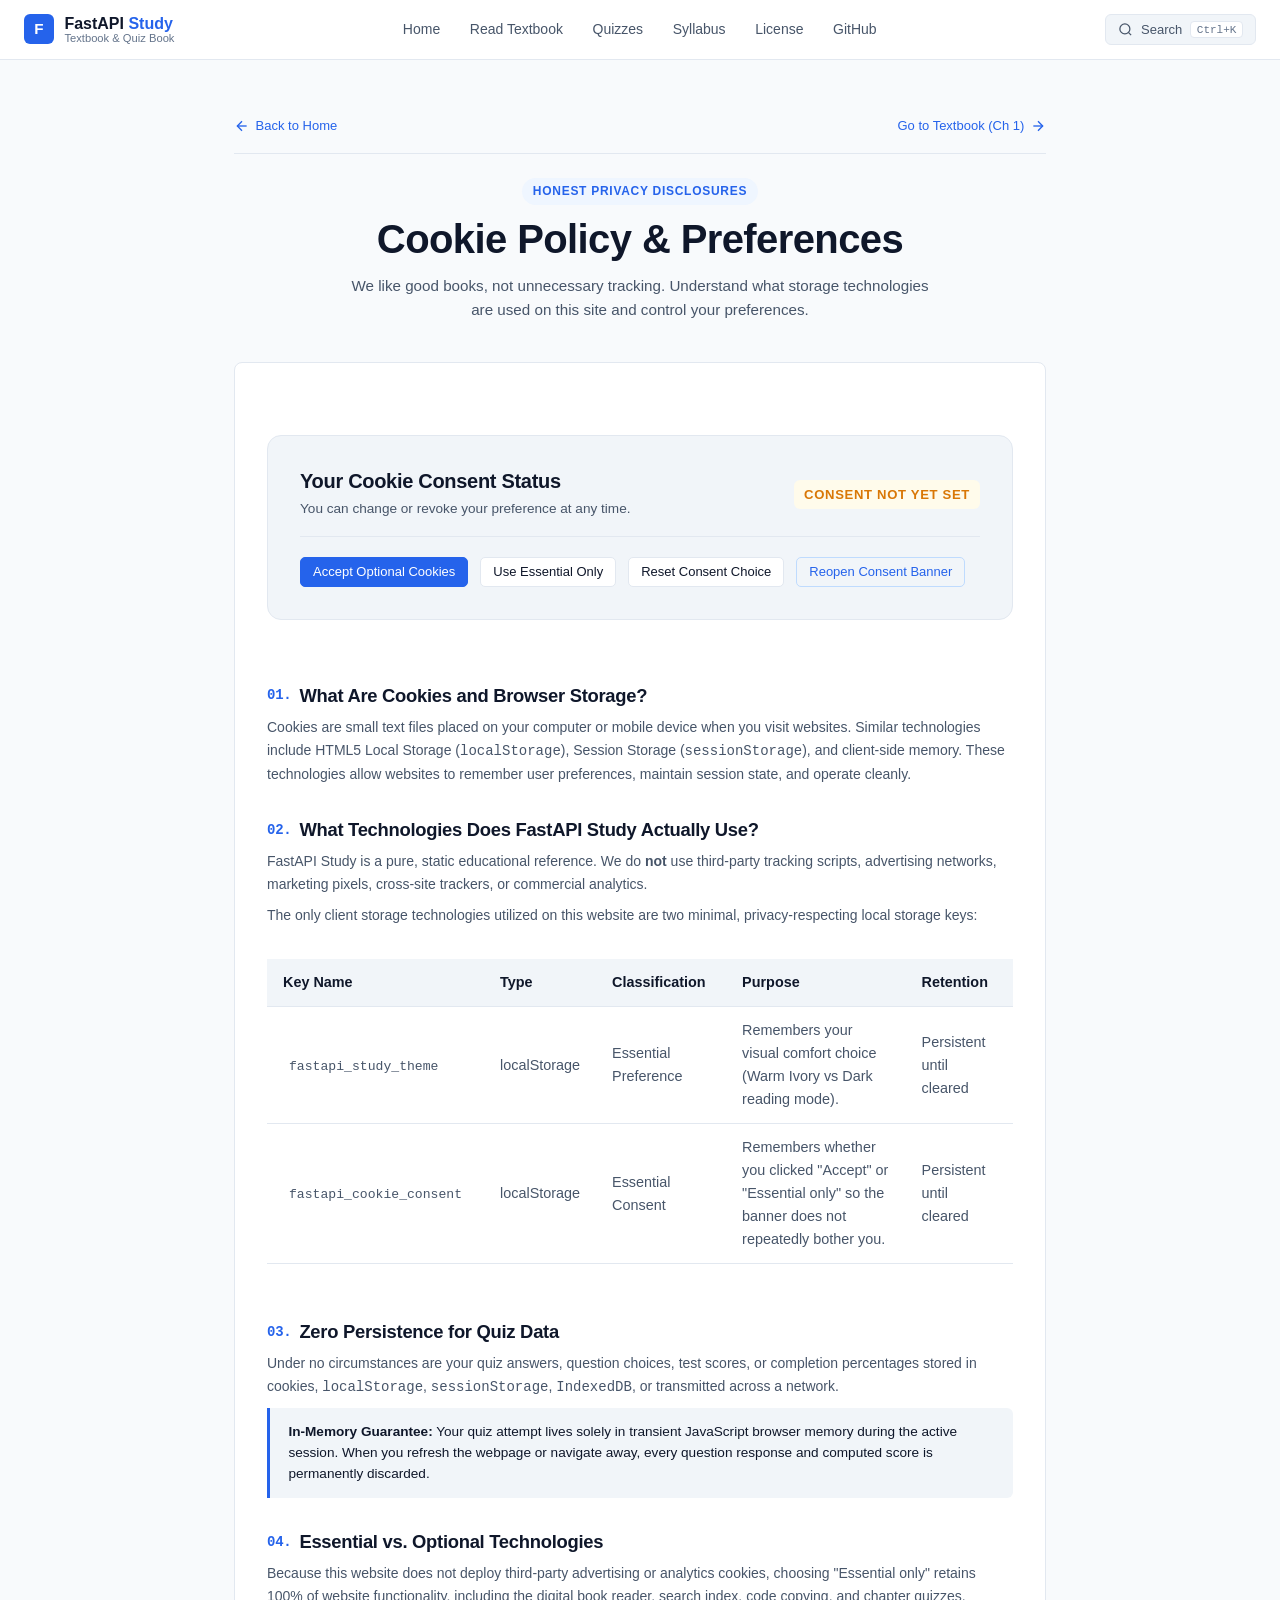
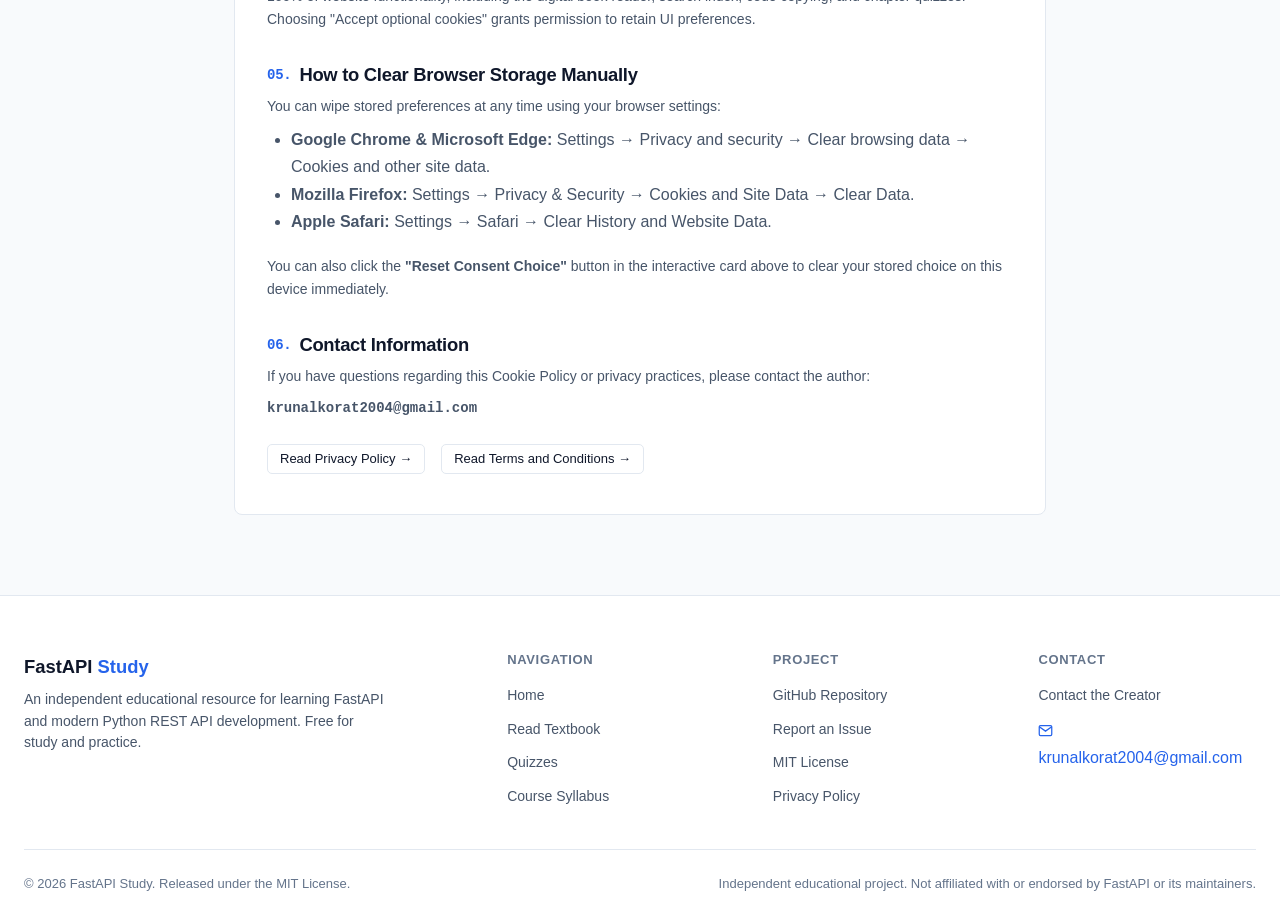
<file: cookies.html>
<!DOCTYPE html>
<html lang="en">
<head>
  <meta charset="UTF-8">
  <meta name="viewport" content="width=device-width, initial-scale=1.0">
  <title>Cookie Policy & Preferences — FastAPI Study</title>
  <meta name="description" content="Cookie policy, browser storage disclosures, and interactive consent controls for FastAPI Study.">
  
  <!-- CSS Design System -->
  <link rel="stylesheet" href="assets/css/base.css">
  <link rel="stylesheet" href="assets/css/pages.css">
  <style>
    .consent-controls-card {
      background: var(--bg-surface-elevated);
      border: 1px solid var(--border-subtle);
      border-radius: 14px;
      padding: 2rem;
      margin: 2rem 0;
      display: flex;
      flex-direction: column;
      gap: 1.25rem;
    }
    .consent-status-row {
      display: flex;
      align-items: center;
      justify-content: space-between;
      flex-wrap: wrap;
      gap: 1rem;
      padding-bottom: 1rem;
      border-bottom: 1px solid var(--border-subtle);
    }
    .consent-status-badge {
      font-size: 0.82rem;
      font-weight: 600;
      padding: 4px 10px;
      border-radius: 6px;
      text-transform: uppercase;
      letter-spacing: 0.05em;
    }
    .consent-status-badge.accepted {
      background: var(--color-success-bg);
      color: var(--color-success);
    }
    .consent-status-badge.essential {
      background: var(--color-info-bg);
      color: var(--color-info);
    }
    .consent-status-badge.pending {
      background: var(--color-warning-bg);
      color: var(--color-warning);
    }
    .cookie-buttons-flex {
      display: flex;
      align-items: center;
      gap: 0.75rem;
      flex-wrap: wrap;
    }
    .storage-table {
      width: 100%;
      border-collapse: collapse;
      margin: 1.5rem 0;
      font-size: 0.9rem;
    }
    .storage-table th {
      background: var(--bg-surface-elevated);
      padding: 0.75rem 1rem;
      text-align: left;
      border-bottom: 1px solid var(--border-subtle);
      color: var(--text-primary);
    }
    .storage-table td {
      padding: 0.75rem 1rem;
      border-bottom: 1px solid var(--border-subtle);
      color: var(--text-secondary);
    }
    .storage-table code {
      font-family: var(--font-mono);
      font-size: 0.82rem;
      background: var(--color-accent-orange-light);
      color: var(--color-accent-orange);
      padding: 2px 6px;
      border-radius: 4px;
    }
  </style>
</head>
<body>
  <!-- Accessibility Skip Link -->
  <a href="#main-content" class="skip-to-content">Skip to cookie policy</a>

  <!-- Global Header -->
  <header class="site-header" role="banner">
    <div class="header-container">
      <a href="index.html" class="brand-link" aria-label="FastAPI Study Home">
        <div class="brand-badge-icon" aria-hidden="true">F</div>
        <div class="brand-text-wrap">
          <span class="brand-name">FastAPI <span>Study</span></span>
          <span class="brand-tagline">Textbook & Quiz Book</span>
        </div>
      </a>

      <nav class="main-nav" aria-label="Primary Navigation">
        <a href="index.html" class="nav-link">Home</a>
        <a href="textbook.html?ch=1" class="nav-link">Read Textbook</a>
        <a href="quiz.html?ch=1" class="nav-link">Quizzes</a>
        <a href="index.html#curriculum" class="nav-link">Syllabus</a>
        <a href="license.html" class="nav-link">License</a>
        <a href="https://github.com/KrunalKorat/FastAPI-Study" class="nav-link" target="_blank" rel="noopener noreferrer">GitHub</a>
      </nav>

      <div class="header-actions">
        <button class="search-trigger-btn" aria-label="Search textbook content (Press Ctrl+K)">
          <svg width="15" height="15" viewBox="0 0 24 24" fill="none" stroke="currentColor" stroke-width="2"><circle cx="11" cy="11" r="8"></circle><line x1="21" y1="21" x2="16.65" y2="16.65"></line></svg>
          <span>Search</span>
          <kbd>Ctrl+K</kbd>
        </button>

        <button class="icon-btn mobile-menu-btn" aria-label="Open navigation menu">
          <svg width="20" height="20" viewBox="0 0 24 24" fill="none" stroke="currentColor" stroke-width="2"><line x1="3" y1="12" x2="21" y2="12"></line><line x1="3" y1="6" x2="21" y2="6"></line><line x1="3" y1="18" x2="21" y2="18"></line></svg>
        </button>
      </div>
    </div>
  </header>

  <!-- Mobile Navigation Drawer -->
  <div class="mobile-nav-drawer" id="mobile-drawer" role="dialog" aria-modal="true" aria-label="Navigation Menu">
    <div class="mobile-drawer-sheet">
      <div class="drawer-header">
        <div class="brand-name">FastAPI <span>Study</span></div>
        <button class="icon-btn drawer-close-btn" aria-label="Close navigation menu">
          <svg width="18" height="18" viewBox="0 0 24 24" fill="none" stroke="currentColor" stroke-width="2"><line x1="18" y1="6" x2="6" y2="18"></line><line x1="6" y1="6" x2="18" y2="18"></line></svg>
        </button>
      </div>
            <nav class="drawer-links">
        <a href="index.html" class="nav-link">Home</a>
        <a href="textbook.html?ch=1" class="nav-link">Read Textbook</a>
        <a href="quiz.html?ch=1" class="nav-link">Chapter Quizzes</a>
        <a href="index.html#curriculum" class="nav-link">Course Syllabus</a>
        <a href="license.html" class="nav-link">MIT License</a>
        <a href="privacy-policy.html" class="nav-link">Privacy Policy</a>
        <a href="contact.html" class="nav-link">Contact</a>
        <a href="https://github.com/KrunalKorat/FastAPI-Study" class="nav-link" target="_blank" rel="noopener noreferrer">GitHub Repository</a>
      </nav>
    </div>
  </div>

  <!-- Main Content -->
  <main class="page-wrapper" id="main-content">
    <div class="page-back-bar">
      <a href="index.html" class="page-back-link">
        <svg width="16" height="16" viewBox="0 0 24 24" fill="none" stroke="currentColor" stroke-width="2"><line x1="19" y1="12" x2="5" y2="12"></line><polyline points="12 19 5 12 12 5"></polyline></svg>
        <span>Back to Home</span>
      </a>
      <a href="textbook.html?ch=1" class="page-back-link">
        <span>Go to Textbook (Ch 1)</span>
        <svg width="16" height="16" viewBox="0 0 24 24" fill="none" stroke="currentColor" stroke-width="2"><line x1="5" y1="12" x2="19" y2="12"></line><polyline points="12 5 19 12 12 19"></polyline></svg>
      </a>
    </div>
    <div class="page-header-block">
      <span class="page-badge-label">Honest Privacy Disclosures</span>
      <h1 class="page-main-title">Cookie Policy & Preferences</h1>
      <p class="page-lead-text">
        We like good books, not unnecessary tracking. Understand what storage technologies are used on this site and control your preferences.
      </p>
    </div>

    <article class="terms-card-container">
      <!-- Interactive Consent Controls Card -->
      <div class="consent-controls-card">
        <div class="consent-status-row">
          <div>
            <h3 style="font-family: var(--font-serif); font-size: 1.25rem; color: var(--text-primary); margin-bottom: 0.25rem;">
              Your Cookie Consent Status
            </h3>
            <p style="font-size: 0.85rem; color: var(--text-secondary); margin-bottom: 0;">
              You can change or revoke your preference at any time.
            </p>
          </div>
          <span class="consent-status-badge pending" id="current-consent-status">Consent Not Yet Set</span>
        </div>

        <div class="cookie-buttons-flex">
          <button class="btn btn-primary btn-sm" id="btn-set-all">Accept Optional Cookies</button>
          <button class="btn btn-secondary btn-sm" id="btn-set-essential">Use Essential Only</button>
          <button class="btn btn-secondary btn-sm" id="btn-clear-choice">Reset Consent Choice</button>
          <button class="btn btn-outline btn-sm" id="btn-reopen-banner">Reopen Consent Banner</button>
        </div>
      </div>

      <!-- Section 1 -->
      <section class="terms-section">
        <h2 class="terms-section-title"><span class="terms-section-num">01.</span> What Are Cookies and Browser Storage?</h2>
        <p class="terms-paragraph">
          Cookies are small text files placed on your computer or mobile device when you visit websites. Similar technologies include HTML5 Local Storage (<code>localStorage</code>), Session Storage (<code>sessionStorage</code>), and client-side memory. These technologies allow websites to remember user preferences, maintain session state, and operate cleanly.
        </p>
      </section>

      <!-- Section 2 -->
      <section class="terms-section">
        <h2 class="terms-section-title"><span class="terms-section-num">02.</span> What Technologies Does FastAPI Study Actually Use?</h2>
        <p class="terms-paragraph">
          FastAPI Study is a pure, static educational reference. We do <strong>not</strong> use third-party tracking scripts, advertising networks, marketing pixels, cross-site trackers, or commercial analytics.
        </p>
        <p class="terms-paragraph">
          The only client storage technologies utilized on this website are two minimal, privacy-respecting local storage keys:
        </p>

        <div style="overflow-x: auto;">
          <table class="storage-table">
            <thead>
              <tr>
                <th>Key Name</th>
                <th>Type</th>
                <th>Classification</th>
                <th>Purpose</th>
                <th>Retention</th>
              </tr>
            </thead>
            <tbody>
              <tr>
                <td><code>fastapi_study_theme</code></td>
                <td>localStorage</td>
                <td>Essential Preference</td>
                <td>Remembers your visual comfort choice (Warm Ivory vs Dark reading mode).</td>
                <td>Persistent until cleared</td>
              </tr>
              <tr>
                <td><code>fastapi_cookie_consent</code></td>
                <td>localStorage</td>
                <td>Essential Consent</td>
                <td>Remembers whether you clicked "Accept" or "Essential only" so the banner does not repeatedly bother you.</td>
                <td>Persistent until cleared</td>
              </tr>
            </tbody>
          </table>
        </div>
      </section>

      <!-- Section 3 -->
      <section class="terms-section">
        <h2 class="terms-section-title"><span class="terms-section-num">03.</span> Zero Persistence for Quiz Data</h2>
        <p class="terms-paragraph">
          Under no circumstances are your quiz answers, question choices, test scores, or completion percentages stored in cookies, <code>localStorage</code>, <code>sessionStorage</code>, <code>IndexedDB</code>, or transmitted across a network.
        </p>
        <div class="terms-callout-pill">
          <strong>In-Memory Guarantee:</strong> Your quiz attempt lives solely in transient JavaScript browser memory during the active session. When you refresh the webpage or navigate away, every question response and computed score is permanently discarded.
        </div>
      </section>

      <!-- Section 4 -->
      <section class="terms-section">
        <h2 class="terms-section-title"><span class="terms-section-num">04.</span> Essential vs. Optional Technologies</h2>
        <p class="terms-paragraph">
          Because this website does not deploy third-party advertising or analytics cookies, choosing "Essential only" retains 100% of website functionality, including the digital book reader, search index, code copying, and chapter quizzes. Choosing "Accept optional cookies" grants permission to retain UI preferences.
        </p>
      </section>

      <!-- Section 5 -->
      <section class="terms-section">
        <h2 class="terms-section-title"><span class="terms-section-num">05.</span> How to Clear Browser Storage Manually</h2>
        <p class="terms-paragraph">
          You can wipe stored preferences at any time using your browser settings:
        </p>
        <ul style="padding-left: 1.5rem; color: var(--text-secondary); line-height: 1.7; margin-bottom: 0.75rem;">
          <li><strong>Google Chrome & Microsoft Edge:</strong> Settings → Privacy and security → Clear browsing data → Cookies and other site data.</li>
          <li><strong>Mozilla Firefox:</strong> Settings → Privacy & Security → Cookies and Site Data → Clear Data.</li>
          <li><strong>Apple Safari:</strong> Settings → Safari → Clear History and Website Data.</li>
        </ul>
        <p class="terms-paragraph">
          You can also click the <strong>"Reset Consent Choice"</strong> button in the interactive card above to clear your stored choice on this device immediately.
        </p>
      </section>

      <!-- Section 6 -->
      <section class="terms-section">
        <h2 class="terms-section-title"><span class="terms-section-num">06.</span> Contact Information</h2>
        <p class="terms-paragraph">
          If you have questions regarding this Cookie Policy or privacy practices, please contact the author:
        </p>
        <p class="terms-paragraph">
          <a href="mailto:krunalkorat2004@gmail.com" style="color: var(--color-primary-blue); font-family: var(--font-mono); font-weight: 600;">krunalkorat2004@gmail.com</a>
        </p>
        <div style="display: flex; gap: 1rem; margin-top: 1rem; flex-wrap: wrap;">
          <a href="privacy-policy.html" class="btn btn-secondary btn-sm">Read Privacy Policy &rarr;</a>
          <a href="terms.html" class="btn btn-secondary btn-sm">Read Terms and Conditions &rarr;</a>
        </div>
      </section>
    </article>
  </main>

    <!-- Global Footer -->
  <footer class="site-footer" role="contentinfo">
    <div class="footer-container">
      <div class="footer-top">
        <div class="footer-brand-col">
          <div class="footer-brand">FastAPI <span>Study</span></div>
          <p class="footer-desc">
            An independent educational resource for learning FastAPI and modern Python REST API development. Free for study and practice.
          </p>
        </div>

        <div>
          <h4 class="footer-col-title">Navigation</h4>
          <ul class="footer-links">
            <li><a href="index.html">Home</a></li>
            <li><a href="textbook.html?ch=1">Read Textbook</a></li>
            <li><a href="quiz.html?ch=1">Quizzes</a></li>
            <li><a href="index.html#curriculum">Course Syllabus</a></li>
          </ul>
        </div>

        <div>
          <h4 class="footer-col-title">Project</h4>
          <ul class="footer-links">
            <li><a href="https://github.com/KrunalKorat/FastAPI-Study" target="_blank" rel="noopener noreferrer">GitHub Repository</a></li>
            <li><a href="https://github.com/KrunalKorat/FastAPI-Study/issues" target="_blank" rel="noopener noreferrer">Report an Issue</a></li>
            <li><a href="license.html">MIT License</a></li>
            <li><a href="privacy-policy.html">Privacy Policy</a></li>
          </ul>
        </div>

        <div>
          <h4 class="footer-col-title">Contact</h4>
          <ul class="footer-links" style="margin-bottom: 0.75rem;">
            <li><a href="contact.html">Contact the Creator</a></li>
          </ul>
          <a href="mailto:krunalkorat2004@gmail.com" class="footer-contact-link">
            <svg width="15" height="15" viewBox="0 0 24 24" fill="none" stroke="currentColor" stroke-width="2"><path d="M4 4h16c1.1 0 2 .9 2 2v12c0 1.1-.9 2-2 2H4c-1.1 0-2-.9-2-2V6c0-1.1.9-2 2-2z"></path><polyline points="22,6 12,13 2,6"></polyline></svg>
            <span>krunalkorat2004@gmail.com</span>
          </a>
        </div>
      </div>

      <div class="footer-bottom">
        <div>&copy; <span id="current-year">2026</span> FastAPI Study. Released under the MIT License.</div>
        <div>Independent educational project. Not affiliated with or endorsed by FastAPI or its maintainers.</div>
      </div>
    </div>
  </footer>

  <!-- Search Modal -->
  <div class="search-modal-backdrop" id="search-modal" role="dialog" aria-modal="true" aria-label="Search textbook content">
    <div class="search-dialog">
      <div class="search-input-header">
        <svg class="search-input-icon" width="20" height="20" viewBox="0 0 24 24" fill="none" stroke="currentColor" stroke-width="2"><circle cx="11" cy="11" r="8"></circle><line x1="21" y1="21" x2="16.65" y2="16.65"></line></svg>
        <input type="text" id="search-input" class="search-main-input" placeholder="Search chapters, Python code, section titles, or topics..." autocomplete="off">
        <button class="icon-btn search-close-btn" aria-label="Close search">
          <svg width="18" height="18" viewBox="0 0 24 24" fill="none" stroke="currentColor" stroke-width="2"><line x1="18" y1="6" x2="6" y2="18"></line><line x1="6" y1="6" x2="18" y2="18"></line></svg>
        </button>
      </div>
      <div class="search-results-container" id="search-results"></div>
      <div class="search-dialog-footer">
        <div class="search-shortcuts">
          <span><kbd>↑</kbd> <kbd>↓</kbd> to navigate</span>
          <span><kbd>Enter</kbd> to open</span>
          <span><kbd>Esc</kbd> to close</span>
        </div>
        <span>FastAPI Study Client Search</span>
      </div>
    </div>
  </div>

  <!-- Scripts -->
  <script src="assets/content/textbook-content.js"></script>
  <script src="assets/js/animations.js"></script>
  <script src="assets/js/app.js"></script>
  <script src="assets/js/search.js"></script>

  <!-- Interactive Controls on cookies.html -->
  <script>
    document.addEventListener('DOMContentLoaded', () => {
      const btnSetAll = document.getElementById('btn-set-all');
      const btnSetEssential = document.getElementById('btn-set-essential');
      const btnClearChoice = document.getElementById('btn-clear-choice');
      const btnReopenBanner = document.getElementById('btn-reopen-banner');

      if (btnSetAll) {
        btnSetAll.addEventListener('click', () => {
          if (window.FastAPICookies) {
            window.FastAPICookies.setChoice('all');
            if (window.FastAPIAnimations) window.FastAPIAnimations.showToast('Optional cookies accepted.', 'success');
          }
        });
      }

      if (btnSetEssential) {
        btnSetEssential.addEventListener('click', () => {
          if (window.FastAPICookies) {
            window.FastAPICookies.setChoice('essential');
            if (window.FastAPIAnimations) window.FastAPIAnimations.showToast('Essential cookies only enabled.', 'info');
          }
        });
      }

      if (btnClearChoice) {
        btnClearChoice.addEventListener('click', () => {
          if (window.FastAPICookies) {
            window.FastAPICookies.clearChoice();
            if (window.FastAPIAnimations) window.FastAPIAnimations.showToast('Consent preference cleared.', 'info');
          }
        });
      }

      if (btnReopenBanner) {
        btnReopenBanner.addEventListener('click', () => {
          if (window.FastAPICookies) {
            window.FastAPICookies.openBanner();
          }
        });
      }
    });
  </script>
</body>
</html>
</file>
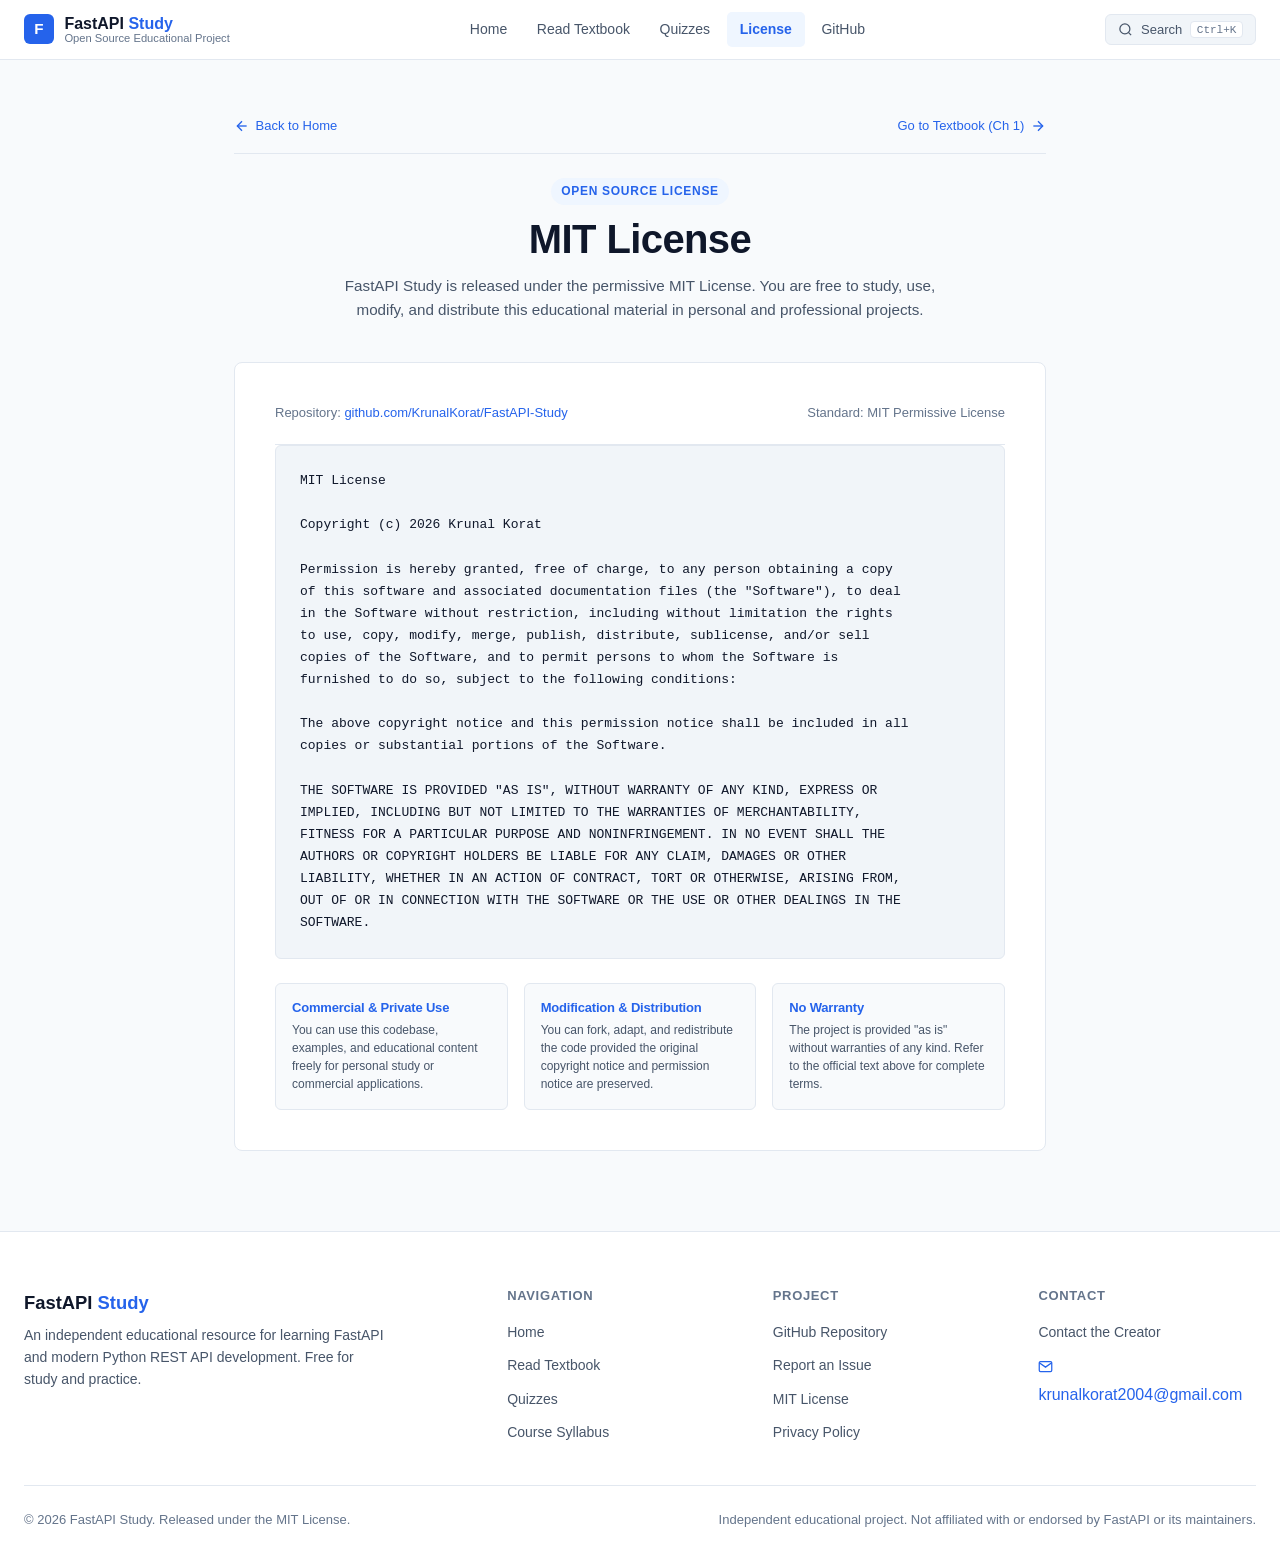
<file: license.html>
<!DOCTYPE html>
<html lang="en">
<head>
  <meta charset="UTF-8">
  <meta name="viewport" content="width=device-width, initial-scale=1.0">
  <title>MIT License — FastAPI Study</title>
  <meta name="description" content="Official MIT License terms for the open-source FastAPI Study textbook and quiz platform.">
  
  <!-- CSS Design System -->
  <link rel="stylesheet" href="assets/css/base.css">
  <link rel="stylesheet" href="assets/css/pages.css">
</head>
<body>
  <!-- Accessibility Skip Link -->
  <a href="#main-content" class="skip-to-content">Skip to main content</a>

  <!-- Global Header -->
  <header class="site-header" role="banner">
    <div class="header-container">
      <a href="index.html" class="brand-link" aria-label="FastAPI Study Home">
        <div class="brand-badge-icon" aria-hidden="true">F</div>
        <div class="brand-text-wrap">
          <span class="brand-name">FastAPI <span>Study</span></span>
          <span class="brand-tagline">Open Source Educational Project</span>
        </div>
      </a>

      <nav class="main-nav" aria-label="Primary Navigation">
        <a href="index.html" class="nav-link">Home</a>
        <a href="textbook.html?ch=1" class="nav-link">Read Textbook</a>
        <a href="quiz.html?ch=1" class="nav-link">Quizzes</a>
        <a href="license.html" class="nav-link active">License</a>
        <a href="https://github.com/KrunalKorat/FastAPI-Study" class="nav-link" target="_blank" rel="noopener noreferrer">GitHub</a>
      </nav>

      <div class="header-actions">
        <button class="search-trigger-btn" aria-label="Search textbook content (Press Ctrl+K)">
          <svg width="15" height="15" viewBox="0 0 24 24" fill="none" stroke="currentColor" stroke-width="2"><circle cx="11" cy="11" r="8"></circle><line x1="21" y1="21" x2="16.65" y2="16.65"></line></svg>
          <span>Search</span>
          <kbd>Ctrl+K</kbd>
        </button>

        <button class="icon-btn mobile-menu-btn" aria-label="Open navigation menu">
          <svg width="20" height="20" viewBox="0 0 24 24" fill="none" stroke="currentColor" stroke-width="2"><line x1="3" y1="12" x2="21" y2="12"></line><line x1="3" y1="6" x2="21" y2="6"></line><line x1="3" y1="18" x2="21" y2="18"></line></svg>
        </button>
      </div>
    </div>
  </header>

  <!-- Mobile Navigation Drawer -->
  <div class="mobile-nav-drawer" id="mobile-drawer" role="dialog" aria-modal="true" aria-label="Navigation Menu">
    <div class="mobile-drawer-sheet">
      <div class="drawer-header">
        <div class="brand-name">FastAPI <span>Study</span></div>
        <button class="icon-btn drawer-close-btn" aria-label="Close navigation menu">
          <svg width="18" height="18" viewBox="0 0 24 24" fill="none" stroke="currentColor" stroke-width="2"><line x1="18" y1="6" x2="6" y2="18"></line><line x1="6" y1="6" x2="18" y2="18"></line></svg>
        </button>
      </div>
            <nav class="drawer-links">
        <a href="index.html" class="nav-link">Home</a>
        <a href="textbook.html?ch=1" class="nav-link">Read Textbook</a>
        <a href="quiz.html?ch=1" class="nav-link">Chapter Quizzes</a>
        <a href="index.html#curriculum" class="nav-link">Course Syllabus</a>
        <a href="license.html" class="nav-link active">MIT License</a>
        <a href="privacy-policy.html" class="nav-link">Privacy Policy</a>
        <a href="contact.html" class="nav-link">Contact</a>
        <a href="https://github.com/KrunalKorat/FastAPI-Study" class="nav-link" target="_blank" rel="noopener noreferrer">GitHub Repository</a>
      </nav>
    </div>
  </div>

  <!-- Main Content -->
  <main class="page-wrapper" id="main-content">
    <div class="page-back-bar">
      <a href="index.html" class="page-back-link">
        <svg width="16" height="16" viewBox="0 0 24 24" fill="none" stroke="currentColor" stroke-width="2"><line x1="19" y1="12" x2="5" y2="12"></line><polyline points="12 19 5 12 12 5"></polyline></svg>
        <span>Back to Home</span>
      </a>
      <a href="textbook.html?ch=1" class="page-back-link">
        <span>Go to Textbook (Ch 1)</span>
        <svg width="16" height="16" viewBox="0 0 24 24" fill="none" stroke="currentColor" stroke-width="2"><line x1="5" y1="12" x2="19" y2="12"></line><polyline points="12 5 19 12 12 19"></polyline></svg>
      </a>
    </div>

    <div class="page-header-block">
      <span class="page-badge-label">Open Source License</span>
      <h1 class="page-main-title">MIT License</h1>
      <p class="page-lead-text">
        FastAPI Study is released under the permissive MIT License. You are free to study, use, modify, and distribute this educational material in personal and professional projects.
      </p>
    </div>

    <div class="license-card">
      <div class="terms-meta-info">
        <span>Repository: <a href="https://github.com/KrunalKorat/FastAPI-Study" target="_blank" rel="noopener noreferrer">github.com/KrunalKorat/FastAPI-Study</a></span>
        <span>Standard: MIT Permissive License</span>
      </div>

      <pre class="license-box">MIT License

Copyright (c) 2026 Krunal Korat

Permission is hereby granted, free of charge, to any person obtaining a copy
of this software and associated documentation files (the "Software"), to deal
in the Software without restriction, including without limitation the rights
to use, copy, modify, merge, publish, distribute, sublicense, and/or sell
copies of the Software, and to permit persons to whom the Software is
furnished to do so, subject to the following conditions:

The above copyright notice and this permission notice shall be included in all
copies or substantial portions of the Software.

THE SOFTWARE IS PROVIDED "AS IS", WITHOUT WARRANTY OF ANY KIND, EXPRESS OR
IMPLIED, INCLUDING BUT NOT LIMITED TO THE WARRANTIES OF MERCHANTABILITY,
FITNESS FOR A PARTICULAR PURPOSE AND NONINFRINGEMENT. IN NO EVENT SHALL THE
AUTHORS OR COPYRIGHT HOLDERS BE LIABLE FOR ANY CLAIM, DAMAGES OR OTHER
LIABILITY, WHETHER IN AN ACTION OF CONTRACT, TORT OR OTHERWISE, ARISING FROM,
OUT OF OR IN CONNECTION WITH THE SOFTWARE OR THE USE OR OTHER DEALINGS IN THE
SOFTWARE.</pre>

      <div class="license-summary-grid">
        <div class="license-summary-item">
          <h4>Commercial &amp; Private Use</h4>
          <p>You can use this codebase, examples, and educational content freely for personal study or commercial applications.</p>
        </div>
        <div class="license-summary-item">
          <h4>Modification &amp; Distribution</h4>
          <p>You can fork, adapt, and redistribute the code provided the original copyright notice and permission notice are preserved.</p>
        </div>
        <div class="license-summary-item">
          <h4>No Warranty</h4>
          <p>The project is provided "as is" without warranties of any kind. Refer to the official text above for complete terms.</p>
        </div>
      </div>
    </div>
  </main>

    <!-- Global Footer -->
  <footer class="site-footer" role="contentinfo">
    <div class="footer-container">
      <div class="footer-top">
        <div class="footer-brand-col">
          <div class="footer-brand">FastAPI <span>Study</span></div>
          <p class="footer-desc">
            An independent educational resource for learning FastAPI and modern Python REST API development. Free for study and practice.
          </p>
        </div>

        <div>
          <h4 class="footer-col-title">Navigation</h4>
          <ul class="footer-links">
            <li><a href="index.html">Home</a></li>
            <li><a href="textbook.html?ch=1">Read Textbook</a></li>
            <li><a href="quiz.html?ch=1">Quizzes</a></li>
            <li><a href="index.html#curriculum">Course Syllabus</a></li>
          </ul>
        </div>

        <div>
          <h4 class="footer-col-title">Project</h4>
          <ul class="footer-links">
            <li><a href="https://github.com/KrunalKorat/FastAPI-Study" target="_blank" rel="noopener noreferrer">GitHub Repository</a></li>
            <li><a href="https://github.com/KrunalKorat/FastAPI-Study/issues" target="_blank" rel="noopener noreferrer">Report an Issue</a></li>
            <li><a href="license.html">MIT License</a></li>
            <li><a href="privacy-policy.html">Privacy Policy</a></li>
          </ul>
        </div>

        <div>
          <h4 class="footer-col-title">Contact</h4>
          <ul class="footer-links" style="margin-bottom: 0.75rem;">
            <li><a href="contact.html">Contact the Creator</a></li>
          </ul>
          <a href="mailto:krunalkorat2004@gmail.com" class="footer-contact-link">
            <svg width="15" height="15" viewBox="0 0 24 24" fill="none" stroke="currentColor" stroke-width="2"><path d="M4 4h16c1.1 0 2 .9 2 2v12c0 1.1-.9 2-2 2H4c-1.1 0-2-.9-2-2V6c0-1.1.9-2 2-2z"></path><polyline points="22,6 12,13 2,6"></polyline></svg>
            <span>krunalkorat2004@gmail.com</span>
          </a>
        </div>
      </div>

      <div class="footer-bottom">
        <div>&copy; <span id="current-year">2026</span> FastAPI Study. Released under the MIT License.</div>
        <div>Independent educational project. Not affiliated with or endorsed by FastAPI or its maintainers.</div>
      </div>
    </div>
  </footer>

  <!-- Search Modal -->
  <div class="search-modal-backdrop" id="search-modal" role="dialog" aria-modal="true" aria-label="Search textbook content">
    <div class="search-dialog">
      <div class="search-input-header">
        <svg class="search-input-icon" width="20" height="20" viewBox="0 0 24 24" fill="none" stroke="currentColor" stroke-width="2"><circle cx="11" cy="11" r="8"></circle><line x1="21" y1="21" x2="16.65" y2="16.65"></line></svg>
        <input type="text" id="search-input" class="search-main-input" placeholder="Search chapters, Python code, section titles, or topics..." autocomplete="off">
        <button class="icon-btn search-close-btn" aria-label="Close search">
          <svg width="18" height="18" viewBox="0 0 24 24" fill="none" stroke="currentColor" stroke-width="2"><line x1="18" y1="6" x2="6" y2="18"></line><line x1="6" y1="6" x2="18" y2="18"></line></svg>
        </button>
      </div>
      <div class="search-results-container" id="search-results"></div>
      <div class="search-dialog-footer">
        <div class="search-shortcuts">
          <span><kbd>↑</kbd> <kbd>↓</kbd> to navigate</span>
          <span><kbd>Enter</kbd> to open</span>
          <span><kbd>Esc</kbd> to close</span>
        </div>
        <span>FastAPI Study Client Search</span>
      </div>
    </div>
  </div>

  <!-- Scripts -->
  <script src="assets/content/textbook-content.js"></script>
  <script src="assets/js/animations.js"></script>
  <script src="assets/js/app.js"></script>
  <script src="assets/js/search.js"></script>
</body>
</html>
</file>
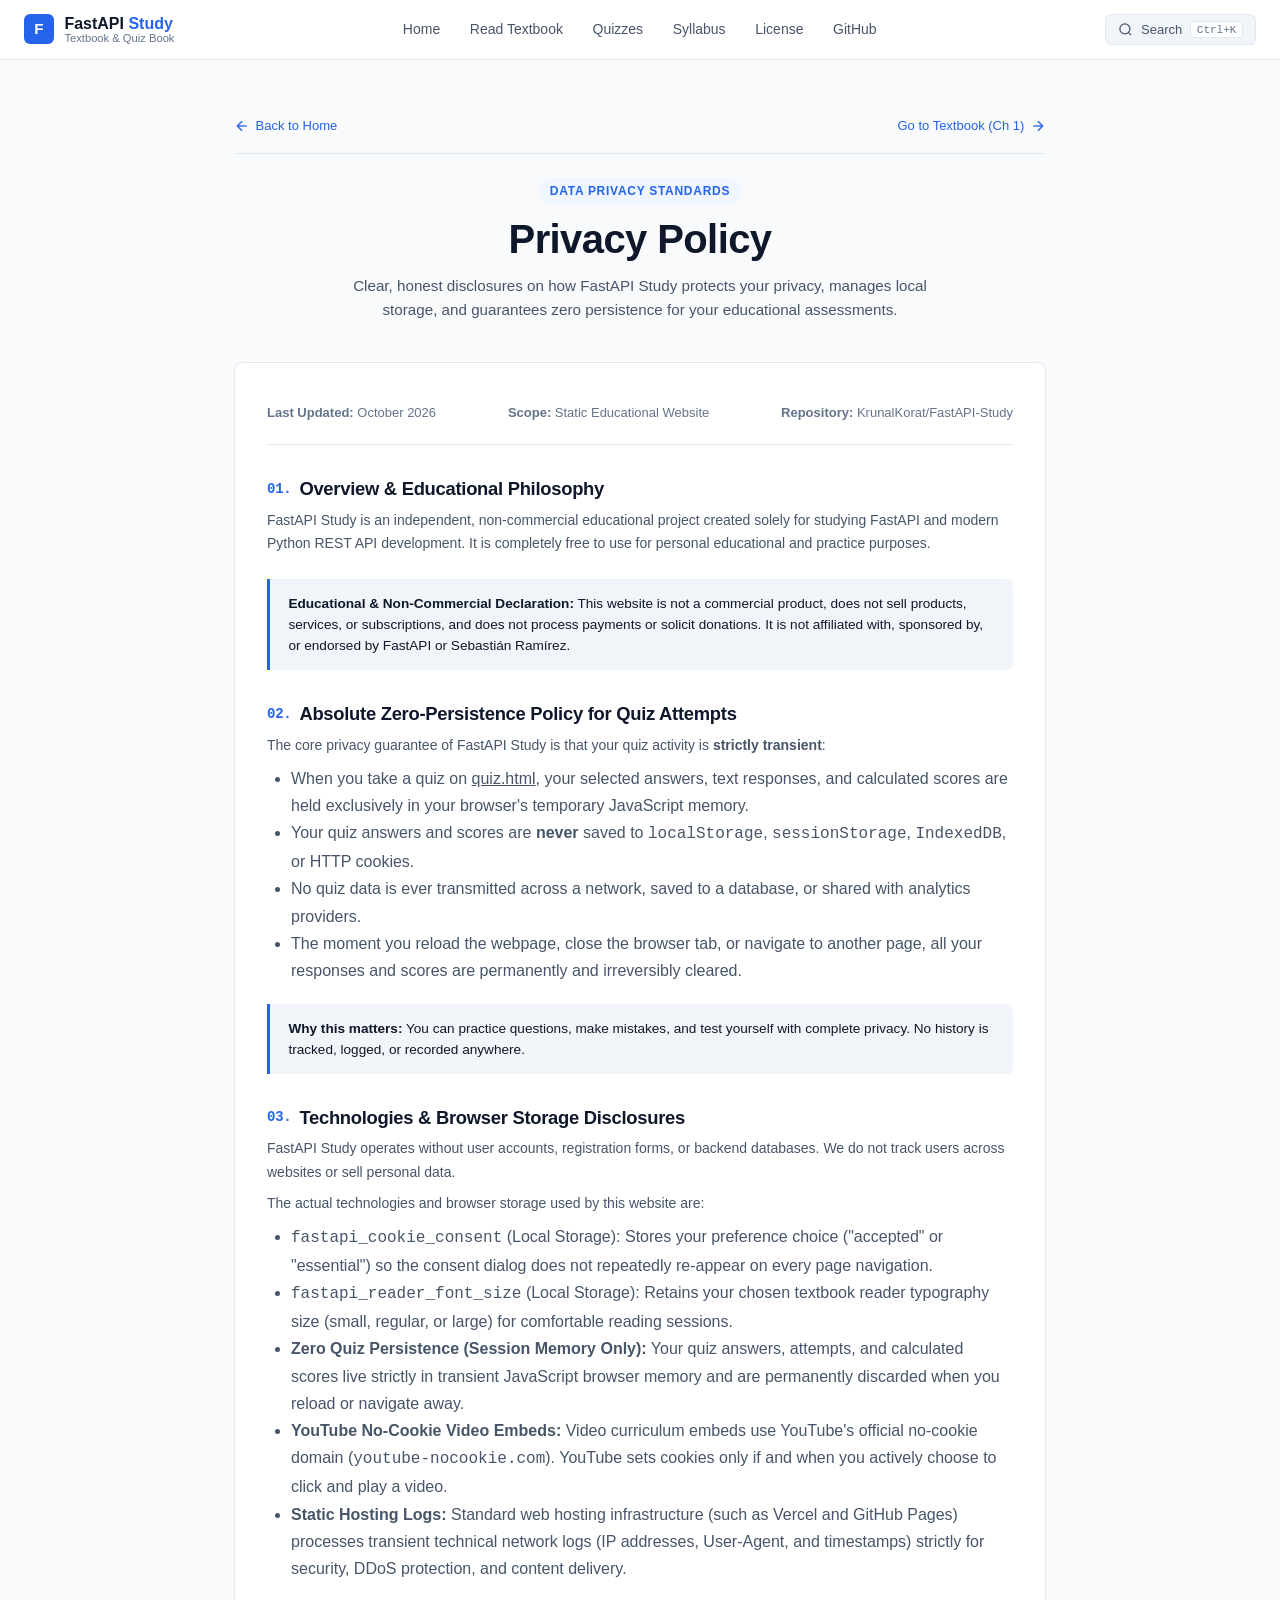
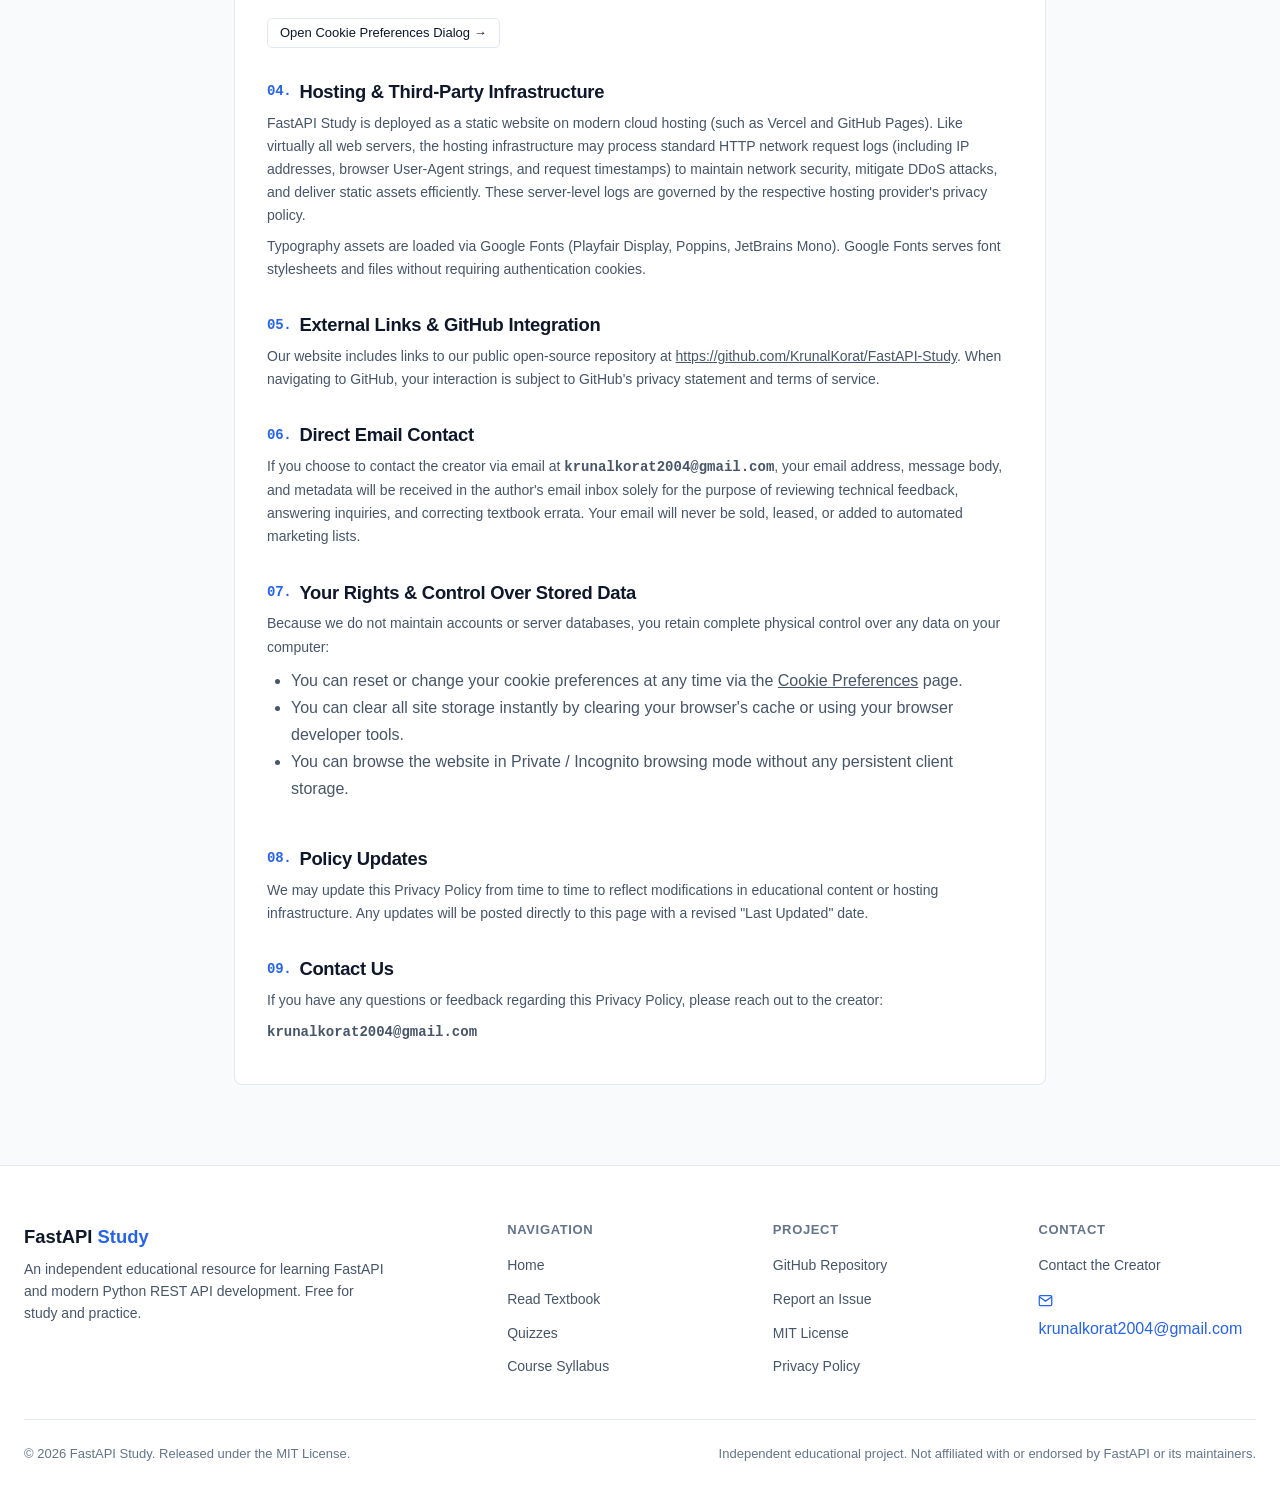
<file: privacy-policy.html>
<!DOCTYPE html>
<html lang="en">
<head>
  <meta charset="UTF-8">
  <meta name="viewport" content="width=device-width, initial-scale=1.0">
  <title>Privacy Policy — FastAPI Study</title>
  <meta name="description" content="Official Privacy Policy for FastAPI Study. Learn how we safeguard student privacy, maintain zero-persistence quiz scoring, and respect data rights.">
  
  <!-- CSS Design System -->
  <link rel="stylesheet" href="assets/css/base.css">
  <link rel="stylesheet" href="assets/css/pages.css">
</head>
<body>
  <!-- Accessibility Skip Link -->
  <a href="#main-content" class="skip-to-content">Skip to privacy policy content</a>

  <!-- Global Header -->
  <header class="site-header" role="banner">
    <div class="header-container">
      <a href="index.html" class="brand-link" aria-label="FastAPI Study Home">
        <div class="brand-badge-icon" aria-hidden="true">F</div>
        <div class="brand-text-wrap">
          <span class="brand-name">FastAPI <span>Study</span></span>
          <span class="brand-tagline">Textbook & Quiz Book</span>
        </div>
      </a>

      <nav class="main-nav" aria-label="Primary Navigation">
        <a href="index.html" class="nav-link">Home</a>
        <a href="textbook.html?ch=1" class="nav-link">Read Textbook</a>
        <a href="quiz.html?ch=1" class="nav-link">Quizzes</a>
        <a href="index.html#curriculum" class="nav-link">Syllabus</a>
        <a href="license.html" class="nav-link">License</a>
        <a href="https://github.com/KrunalKorat/FastAPI-Study" class="nav-link" target="_blank" rel="noopener noreferrer">GitHub</a>
      </nav>

      <div class="header-actions">
        <button class="search-trigger-btn" aria-label="Search textbook content (Press Ctrl+K)">
          <svg width="15" height="15" viewBox="0 0 24 24" fill="none" stroke="currentColor" stroke-width="2"><circle cx="11" cy="11" r="8"></circle><line x1="21" y1="21" x2="16.65" y2="16.65"></line></svg>
          <span>Search</span>
          <kbd>Ctrl+K</kbd>
        </button>

        <button class="icon-btn mobile-menu-btn" aria-label="Open navigation menu">
          <svg width="20" height="20" viewBox="0 0 24 24" fill="none" stroke="currentColor" stroke-width="2"><line x1="3" y1="12" x2="21" y2="12"></line><line x1="3" y1="6" x2="21" y2="6"></line><line x1="3" y1="18" x2="21" y2="18"></line></svg>
        </button>
      </div>
    </div>
  </header>

  <!-- Mobile Navigation Drawer -->
  <div class="mobile-nav-drawer" id="mobile-drawer" role="dialog" aria-modal="true" aria-label="Navigation Menu">
    <div class="mobile-drawer-sheet">
      <div class="drawer-header">
        <div class="brand-name">FastAPI <span>Study</span></div>
        <button class="icon-btn drawer-close-btn" aria-label="Close navigation menu">
          <svg width="18" height="18" viewBox="0 0 24 24" fill="none" stroke="currentColor" stroke-width="2"><line x1="18" y1="6" x2="6" y2="18"></line><line x1="6" y1="6" x2="18" y2="18"></line></svg>
        </button>
      </div>
            <nav class="drawer-links">
        <a href="index.html" class="nav-link">Home</a>
        <a href="textbook.html?ch=1" class="nav-link">Read Textbook</a>
        <a href="quiz.html?ch=1" class="nav-link">Chapter Quizzes</a>
        <a href="index.html#curriculum" class="nav-link">Course Syllabus</a>
        <a href="license.html" class="nav-link">MIT License</a>
        <a href="privacy-policy.html" class="nav-link active">Privacy Policy</a>
        <a href="contact.html" class="nav-link">Contact</a>
        <a href="https://github.com/KrunalKorat/FastAPI-Study" class="nav-link" target="_blank" rel="noopener noreferrer">GitHub Repository</a>
      </nav>
    </div>
  </div>

  <!-- Main Content -->
  <main class="page-wrapper" id="main-content">
    <div class="page-back-bar">
      <a href="index.html" class="page-back-link">
        <svg width="16" height="16" viewBox="0 0 24 24" fill="none" stroke="currentColor" stroke-width="2"><line x1="19" y1="12" x2="5" y2="12"></line><polyline points="12 19 5 12 12 5"></polyline></svg>
        <span>Back to Home</span>
      </a>
      <a href="textbook.html?ch=1" class="page-back-link">
        <span>Go to Textbook (Ch 1)</span>
        <svg width="16" height="16" viewBox="0 0 24 24" fill="none" stroke="currentColor" stroke-width="2"><line x1="5" y1="12" x2="19" y2="12"></line><polyline points="12 5 19 12 12 19"></polyline></svg>
      </a>
    </div>
    <div class="page-header-block">
      <span class="page-badge-label">Data Privacy Standards</span>
      <h1 class="page-main-title">Privacy Policy</h1>
      <p class="page-lead-text">
        Clear, honest disclosures on how FastAPI Study protects your privacy, manages local storage, and guarantees zero persistence for your educational assessments.
      </p>
    </div>

    <article class="terms-card-container">
      <div class="terms-meta-info">
        <span><strong>Last Updated:</strong> October 2026</span>
        <span><strong>Scope:</strong> Static Educational Website</span>
        <span><strong>Repository:</strong> <a href="https://github.com/KrunalKorat/FastAPI-Study" target="_blank" rel="noopener noreferrer" style="color: var(--color-primary-blue);">KrunalKorat/FastAPI-Study</a></span>
      </div>

      <!-- Section 1 -->
      <section class="terms-section">
        <h2 class="terms-section-title"><span class="terms-section-num">01.</span> Overview & Educational Philosophy</h2>
        <p class="terms-paragraph">
          FastAPI Study is an independent, non-commercial educational project created solely for studying FastAPI and modern Python REST API development. It is completely free to use for personal educational and practice purposes.
        </p>
        <div class="terms-callout-pill" style="margin-top: 1rem;">
          <strong>Educational &amp; Non-Commercial Declaration:</strong>
          This website is not a commercial product, does not sell products, services, or subscriptions, and does not process payments or solicit donations. It is not affiliated with, sponsored by, or endorsed by FastAPI or Sebastián Ramírez.
        </div>
      </section>

      <!-- Section 2: Quiz Data Protection -->
      <section class="terms-section">
        <h2 class="terms-section-title"><span class="terms-section-num">02.</span> Absolute Zero-Persistence Policy for Quiz Attempts</h2>
        <p class="terms-paragraph">
          The core privacy guarantee of FastAPI Study is that your quiz activity is <strong>strictly transient</strong>:
        </p>
        <ul style="padding-left: 1.5rem; color: var(--text-secondary); line-height: 1.7; margin-bottom: 0.75rem;">
          <li>When you take a quiz on <a href="quiz.html" style="color: var(--color-primary-blue); text-decoration: underline;">quiz.html</a>, your selected answers, text responses, and calculated scores are held exclusively in your browser's temporary JavaScript memory.</li>
          <li>Your quiz answers and scores are <strong>never</strong> saved to <code>localStorage</code>, <code>sessionStorage</code>, <code>IndexedDB</code>, or HTTP cookies.</li>
          <li>No quiz data is ever transmitted across a network, saved to a database, or shared with analytics providers.</li>
          <li>The moment you reload the webpage, close the browser tab, or navigate to another page, all your responses and scores are permanently and irreversibly cleared.</li>
        </ul>
        <div class="terms-callout-pill">
          <strong>Why this matters:</strong> You can practice questions, make mistakes, and test yourself with complete privacy. No history is tracked, logged, or recorded anywhere.
        </div>
      </section>

      <!-- Section 3 -->
      <section class="terms-section">
        <h2 class="terms-section-title"><span class="terms-section-num">03.</span> Technologies &amp; Browser Storage Disclosures</h2>
        <p class="terms-paragraph">
          FastAPI Study operates without user accounts, registration forms, or backend databases. We do not track users across websites or sell personal data.
        </p>
        <p class="terms-paragraph">
          The actual technologies and browser storage used by this website are:
        </p>
        <ul style="padding-left: 1.5rem; color: var(--text-secondary); line-height: 1.7; margin-bottom: 0.75rem;">
          <li><code>fastapi_cookie_consent</code> (Local Storage): Stores your preference choice ("accepted" or "essential") so the consent dialog does not repeatedly re-appear on every page navigation.</li>
          <li><code>fastapi_reader_font_size</code> (Local Storage): Retains your chosen textbook reader typography size (small, regular, or large) for comfortable reading sessions.</li>
          <li><strong>Zero Quiz Persistence (Session Memory Only):</strong> Your quiz answers, attempts, and calculated scores live strictly in transient JavaScript browser memory and are permanently discarded when you reload or navigate away.</li>
          <li><strong>YouTube No-Cookie Video Embeds:</strong> Video curriculum embeds use YouTube's official no-cookie domain (<code>youtube-nocookie.com</code>). YouTube sets cookies only if and when you actively choose to click and play a video.</li>
          <li><strong>Static Hosting Logs:</strong> Standard web hosting infrastructure (such as Vercel and GitHub Pages) processes transient technical network logs (IP addresses, User-Agent, and timestamps) strictly for security, DDoS protection, and content delivery.</li>
        </ul>
        <div style="margin-top: 1rem;">
          <button class="btn btn-secondary btn-sm reopen-cookie-preferences">Open Cookie Preferences Dialog &rarr;</button>
        </div>
      </section>

      <!-- Section 4 -->
      <section class="terms-section">
        <h2 class="terms-section-title"><span class="terms-section-num">04.</span> Hosting & Third-Party Infrastructure</h2>
        <p class="terms-paragraph">
          FastAPI Study is deployed as a static website on modern cloud hosting (such as Vercel and GitHub Pages). Like virtually all web servers, the hosting infrastructure may process standard HTTP network request logs (including IP addresses, browser User-Agent strings, and request timestamps) to maintain network security, mitigate DDoS attacks, and deliver static assets efficiently. These server-level logs are governed by the respective hosting provider's privacy policy.
        </p>
        <p class="terms-paragraph">
          Typography assets are loaded via Google Fonts (Playfair Display, Poppins, JetBrains Mono). Google Fonts serves font stylesheets and files without requiring authentication cookies.
        </p>
      </section>

      <!-- Section 5 -->
      <section class="terms-section">
        <h2 class="terms-section-title"><span class="terms-section-num">05.</span> External Links & GitHub Integration</h2>
        <p class="terms-paragraph">
          Our website includes links to our public open-source repository at <a href="https://github.com/KrunalKorat/FastAPI-Study" target="_blank" rel="noopener noreferrer" style="color: var(--color-primary-blue); text-decoration: underline;">https://github.com/KrunalKorat/FastAPI-Study</a>. When navigating to GitHub, your interaction is subject to GitHub's privacy statement and terms of service.
        </p>
      </section>

      <!-- Section 6 -->
      <section class="terms-section">
        <h2 class="terms-section-title"><span class="terms-section-num">06.</span> Direct Email Contact</h2>
        <p class="terms-paragraph">
          If you choose to contact the creator via email at <a href="mailto:krunalkorat2004@gmail.com" style="color: var(--color-primary-blue); font-family: var(--font-mono); font-weight: 600;">krunalkorat2004@gmail.com</a>, your email address, message body, and metadata will be received in the author's email inbox solely for the purpose of reviewing technical feedback, answering inquiries, and correcting textbook errata. Your email will never be sold, leased, or added to automated marketing lists.
        </p>
      </section>

      <!-- Section 7 -->
      <section class="terms-section">
        <h2 class="terms-section-title"><span class="terms-section-num">07.</span> Your Rights & Control Over Stored Data</h2>
        <p class="terms-paragraph">
          Because we do not maintain accounts or server databases, you retain complete physical control over any data on your computer:
        </p>
        <ul style="padding-left: 1.5rem; color: var(--text-secondary); line-height: 1.7; margin-bottom: 0.75rem;">
          <li>You can reset or change your cookie preferences at any time via the <a href="cookies.html" style="color: var(--color-primary-blue); text-decoration: underline;">Cookie Preferences</a> page.</li>
          <li>You can clear all site storage instantly by clearing your browser's cache or using your browser developer tools.</li>
          <li>You can browse the website in Private / Incognito browsing mode without any persistent client storage.</li>
        </ul>
      </section>

      <!-- Section 8 -->
      <section class="terms-section">
        <h2 class="terms-section-title"><span class="terms-section-num">08.</span> Policy Updates</h2>
        <p class="terms-paragraph">
          We may update this Privacy Policy from time to time to reflect modifications in educational content or hosting infrastructure. Any updates will be posted directly to this page with a revised "Last Updated" date.
        </p>
      </section>

      <!-- Section 9 -->
      <section class="terms-section">
        <h2 class="terms-section-title"><span class="terms-section-num">09.</span> Contact Us</h2>
        <p class="terms-paragraph">
          If you have any questions or feedback regarding this Privacy Policy, please reach out to the creator:
        </p>
        <p class="terms-paragraph">
          <a href="mailto:krunalkorat2004@gmail.com" style="color: var(--color-primary-blue); font-family: var(--font-mono); font-weight: 600;">krunalkorat2004@gmail.com</a>
        </p>
      </section>
    </article>
  </main>

    <!-- Global Footer -->
  <footer class="site-footer" role="contentinfo">
    <div class="footer-container">
      <div class="footer-top">
        <div class="footer-brand-col">
          <div class="footer-brand">FastAPI <span>Study</span></div>
          <p class="footer-desc">
            An independent educational resource for learning FastAPI and modern Python REST API development. Free for study and practice.
          </p>
        </div>

        <div>
          <h4 class="footer-col-title">Navigation</h4>
          <ul class="footer-links">
            <li><a href="index.html">Home</a></li>
            <li><a href="textbook.html?ch=1">Read Textbook</a></li>
            <li><a href="quiz.html?ch=1">Quizzes</a></li>
            <li><a href="index.html#curriculum">Course Syllabus</a></li>
          </ul>
        </div>

        <div>
          <h4 class="footer-col-title">Project</h4>
          <ul class="footer-links">
            <li><a href="https://github.com/KrunalKorat/FastAPI-Study" target="_blank" rel="noopener noreferrer">GitHub Repository</a></li>
            <li><a href="https://github.com/KrunalKorat/FastAPI-Study/issues" target="_blank" rel="noopener noreferrer">Report an Issue</a></li>
            <li><a href="license.html">MIT License</a></li>
            <li><a href="privacy-policy.html">Privacy Policy</a></li>
          </ul>
        </div>

        <div>
          <h4 class="footer-col-title">Contact</h4>
          <ul class="footer-links" style="margin-bottom: 0.75rem;">
            <li><a href="contact.html">Contact the Creator</a></li>
          </ul>
          <a href="mailto:krunalkorat2004@gmail.com" class="footer-contact-link">
            <svg width="15" height="15" viewBox="0 0 24 24" fill="none" stroke="currentColor" stroke-width="2"><path d="M4 4h16c1.1 0 2 .9 2 2v12c0 1.1-.9 2-2 2H4c-1.1 0-2-.9-2-2V6c0-1.1.9-2 2-2z"></path><polyline points="22,6 12,13 2,6"></polyline></svg>
            <span>krunalkorat2004@gmail.com</span>
          </a>
        </div>
      </div>

      <div class="footer-bottom">
        <div>&copy; <span id="current-year">2026</span> FastAPI Study. Released under the MIT License.</div>
        <div>Independent educational project. Not affiliated with or endorsed by FastAPI or its maintainers.</div>
      </div>
    </div>
  </footer>

  <!-- Search Modal -->
  <div class="search-modal-backdrop" id="search-modal" role="dialog" aria-modal="true" aria-label="Search textbook content">
    <div class="search-dialog">
      <div class="search-input-header">
        <svg class="search-input-icon" width="20" height="20" viewBox="0 0 24 24" fill="none" stroke="currentColor" stroke-width="2"><circle cx="11" cy="11" r="8"></circle><line x1="21" y1="21" x2="16.65" y2="16.65"></line></svg>
        <input type="text" id="search-input" class="search-main-input" placeholder="Search chapters, Python code, section titles, or topics..." autocomplete="off">
        <button class="icon-btn search-close-btn" aria-label="Close search">
          <svg width="18" height="18" viewBox="0 0 24 24" fill="none" stroke="currentColor" stroke-width="2"><line x1="18" y1="6" x2="6" y2="18"></line><line x1="6" y1="6" x2="18" y2="18"></line></svg>
        </button>
      </div>
      <div class="search-results-container" id="search-results"></div>
      <div class="search-dialog-footer">
        <div class="search-shortcuts">
          <span><kbd>↑</kbd> <kbd>↓</kbd> to navigate</span>
          <span><kbd>Enter</kbd> to open</span>
          <span><kbd>Esc</kbd> to close</span>
        </div>
        <span>FastAPI Study Client Search</span>
      </div>
    </div>
  </div>

  <!-- Scripts -->
  <script src="assets/content/textbook-content.js"></script>
  <script src="assets/js/animations.js"></script>
  <script src="assets/js/app.js"></script>
  <script src="assets/js/search.js"></script>
</body>
</html>
</file>
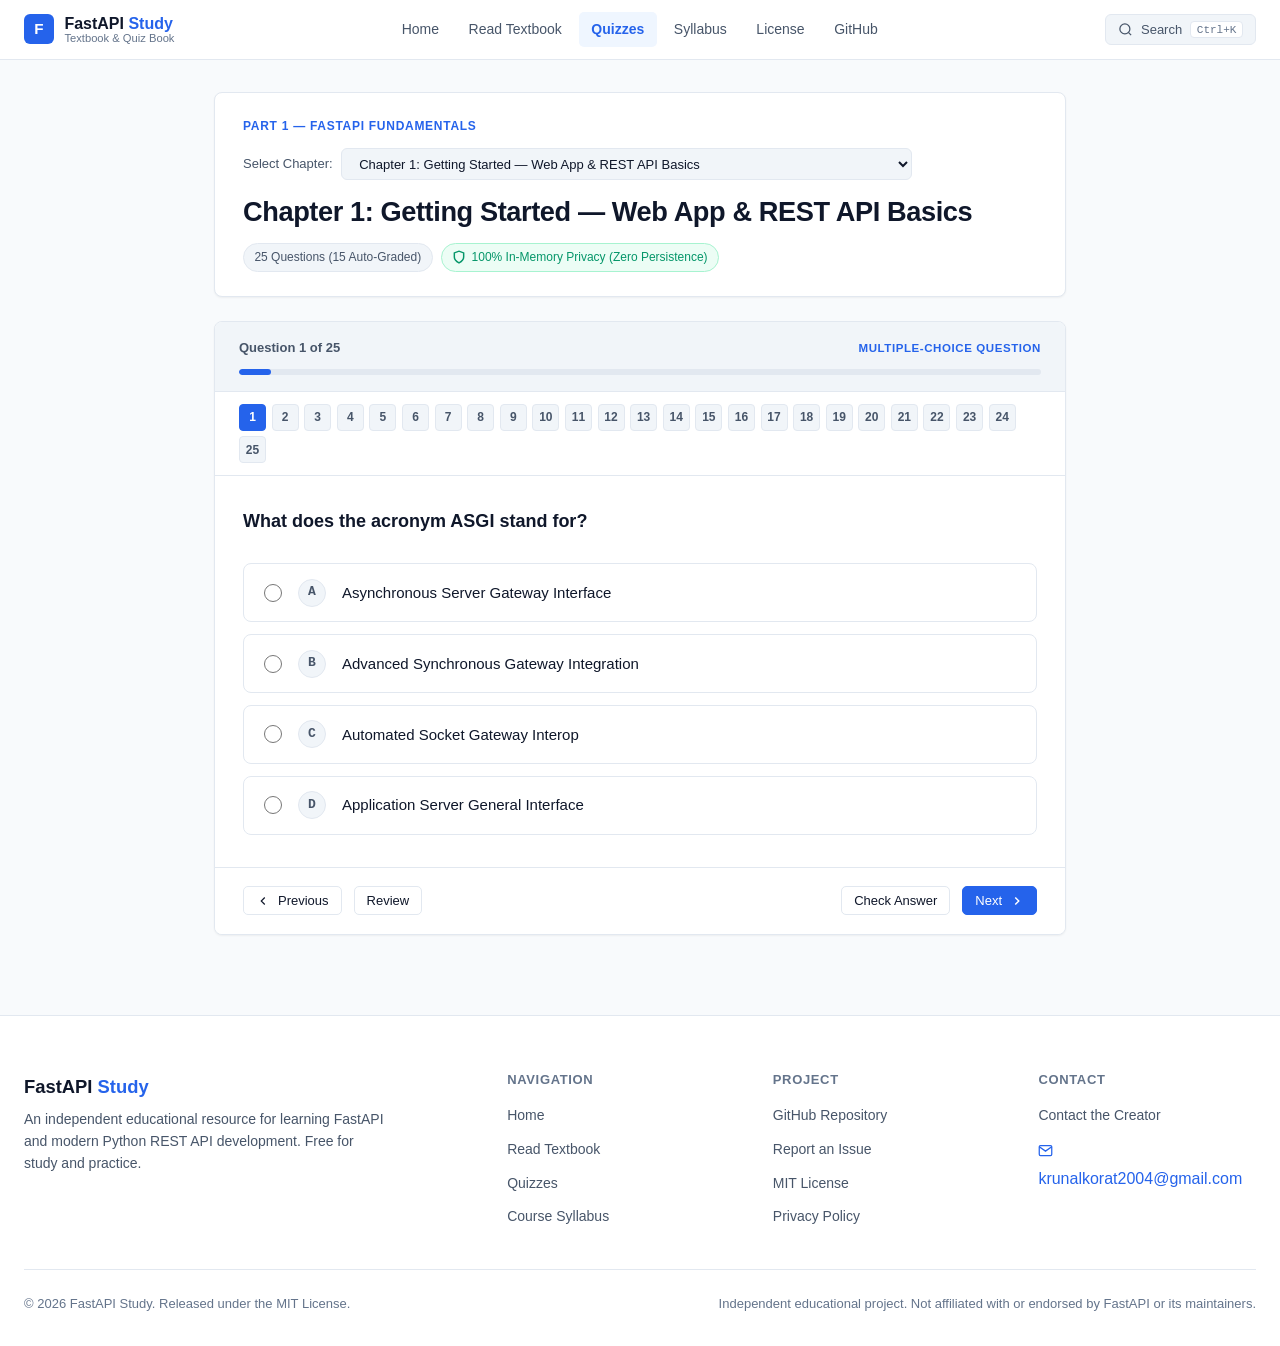
<file: quiz.html>
<!DOCTYPE html>
<html lang="en">
<head>
  <meta charset="UTF-8">
  <meta name="viewport" content="width=device-width, initial-scale=1.0">
  <title>Chapter Quizzes &amp; Assessments — FastAPI Study</title>
  <meta name="description" content="Attempt interactive FastAPI chapter quizzes with instant automated scoring, authoritative explanations, and absolute zero-persistence privacy.">
  
  <!-- CSS Design System -->
  <link rel="stylesheet" href="assets/css/base.css">
  <link rel="stylesheet" href="assets/css/quiz.css">
</head>
<body>
  <!-- Accessibility Skip Link -->
  <a href="#main-content" class="skip-to-content">Skip to quiz</a>

  <!-- Global Header -->
  <header class="site-header" role="banner">
    <div class="header-container">
      <a href="index.html" class="brand-link" aria-label="FastAPI Study Home">
        <div class="brand-badge-icon" aria-hidden="true">F</div>
        <div class="brand-text-wrap">
          <span class="brand-name">FastAPI <span>Study</span></span>
          <span class="brand-tagline">Textbook &amp; Quiz Book</span>
        </div>
      </a>

      <nav class="main-nav" aria-label="Primary Navigation">
        <a href="index.html" class="nav-link">Home</a>
        <a href="textbook.html?ch=1" class="nav-link">Read Textbook</a>
        <a href="quiz.html?ch=1" class="nav-link active">Quizzes</a>
        <a href="index.html#curriculum" class="nav-link">Syllabus</a>
        <a href="license.html" class="nav-link">License</a>
        <a href="https://github.com/KrunalKorat/FastAPI-Study" class="nav-link" target="_blank" rel="noopener noreferrer">GitHub</a>
      </nav>

      <div class="header-actions">
        <button class="search-trigger-btn" aria-label="Search textbook content (Press Ctrl+K)">
          <svg width="15" height="15" viewBox="0 0 24 24" fill="none" stroke="currentColor" stroke-width="2"><circle cx="11" cy="11" r="8"></circle><line x1="21" y1="21" x2="16.65" y2="16.65"></line></svg>
          <span>Search</span>
          <kbd>Ctrl+K</kbd>
        </button>

        <button class="icon-btn mobile-menu-btn" aria-label="Open navigation menu">
          <svg width="20" height="20" viewBox="0 0 24 24" fill="none" stroke="currentColor" stroke-width="2"><line x1="3" y1="12" x2="21" y2="12"></line><line x1="3" y1="6" x2="21" y2="6"></line><line x1="3" y1="18" x2="21" y2="18"></line></svg>
        </button>
      </div>
    </div>
  </header>

  <!-- Mobile Navigation Drawer -->
  <div class="mobile-nav-drawer" id="mobile-drawer" role="dialog" aria-modal="true" aria-label="Navigation Menu">
    <div class="mobile-drawer-sheet">
      <div class="drawer-header">
        <div class="brand-name">FastAPI <span>Study</span></div>
        <button class="icon-btn drawer-close-btn" aria-label="Close navigation menu">
          <svg width="18" height="18" viewBox="0 0 24 24" fill="none" stroke="currentColor" stroke-width="2"><line x1="18" y1="6" x2="6" y2="18"></line><line x1="6" y1="6" x2="18" y2="18"></line></svg>
        </button>
      </div>
      <nav class="drawer-links">
        <a href="index.html" class="nav-link">Home</a>
        <a href="textbook.html?ch=1" class="nav-link">Read Textbook</a>
        <a href="quiz.html?ch=1" class="nav-link">Chapter Quizzes</a>
        <a href="index.html#curriculum" class="nav-link">Course Syllabus</a>
        <a href="license.html" class="nav-link">MIT License</a>
        <a href="privacy-policy.html" class="nav-link">Privacy Policy</a>
        <a href="contact.html" class="nav-link">Contact</a>
        <a href="https://github.com/KrunalKorat/FastAPI-Study" class="nav-link" target="_blank" rel="noopener noreferrer">GitHub Repository</a>
      </nav>
    </div>
  </div>

  <!-- Main Quiz Container -->
  <main class="quiz-page-container" id="main-content">
    <!-- Chapter Quiz Header & Selector Card -->
    <section class="quiz-header-card" aria-label="Quiz Settings">
      <div class="quiz-header-top">
        <span class="quiz-part-label" id="quiz-part-display">Part 1 — FastAPI Fundamentals</span>
        <div class="quiz-chapter-selector-wrap">
          <label for="quiz-chapter-select">Select Chapter:</label>
          <select id="quiz-chapter-select" class="quiz-chapter-select" aria-label="Select Chapter Quiz">
            <!-- Populated dynamically by quiz.js -->
          </select>
        </div>
      </div>

      <h1 class="quiz-main-title" id="quiz-title-display">Chapter 1: Getting Started — Web App &amp; REST API Basics</h1>

      <div class="quiz-meta-pills">
        <div class="quiz-pill" id="quiz-total-pill">25 Questions (15 Auto-Graded)</div>
        <div class="quiz-pill privacy">
          <svg width="14" height="14" viewBox="0 0 24 24" fill="none" stroke="currentColor" stroke-width="2.5"><path d="M12 22s8-4 8-10V5l-8-3-8 3v7c0 6 8 10 8 10z"></path></svg>
          <span>100% In-Memory Privacy (Zero Persistence)</span>
        </div>
      </div>
    </section>

    <!-- 1. Quiz Stepper Runner View -->
    <section id="quiz-runner-view" class="quiz-stepper-box" aria-label="Active Quiz Questions">
      <div class="quiz-progress-header">
        <div class="quiz-step-info-row">
          <span id="quiz-step-counter">Question 1 of 25</span>
          <span class="quiz-category-tag" id="quiz-step-category">Multiple-Choice Question</span>
        </div>
        <div class="quiz-progress-track" aria-hidden="true">
          <div class="quiz-progress-fill" id="quiz-progress-fill"></div>
        </div>
      </div>

      <!-- Jump Dots Navigation Bar (1 to 25) -->
      <nav class="quiz-nav-dots-wrap" id="quiz-quick-nav-pills" aria-label="Question Navigation Dots">
        <!-- Rendered dynamically by quiz.js -->
      </nav>

      <!-- Active Question Container -->
      <div class="quiz-question-body" id="quiz-stepper-container">
        <!-- Rendered dynamically by quiz.js -->
      </div>

      <!-- Stepper Footer Action Controls -->
      <footer class="quiz-footer-actions">
        <div class="quiz-footer-left-group">
          <button class="btn btn-secondary btn-sm" id="quiz-prev-btn" disabled>
            <svg width="14" height="14" viewBox="0 0 24 24" fill="none" stroke="currentColor" stroke-width="2"><polyline points="15 18 9 12 15 6"></polyline></svg>
            <span>Previous</span>
          </button>
          <button class="btn btn-secondary btn-sm" id="quiz-review-shortcut-btn" title="Review all questions and answers">
            <span>Review</span>
          </button>
        </div>
        <div class="quiz-footer-right-group">
          <button class="btn btn-secondary btn-sm" id="quiz-check-answer-btn" title="Validate and inspect answer for this question">
            <span>Check Answer</span>
          </button>
          <button class="btn btn-primary btn-sm" id="quiz-next-btn">
            <span>Next</span>
            <svg width="14" height="14" viewBox="0 0 24 24" fill="none" stroke="currentColor" stroke-width="2.5"><polyline points="9 18 15 12 9 6"></polyline></svg>
          </button>
        </div>
      </footer>
    </section>

    <!-- 2. Question Review Screen View (Dedicated full review before final submission) -->
    <section id="quiz-review-view" class="quiz-review-container" style="display: none;" aria-label="Quiz Question Review">
      <div class="review-header-card">
        <div class="review-header-info">
          <span class="quiz-part-label" id="review-part-display">Quiz Review</span>
          <h2 class="review-title" id="review-title-display">Review Chapter Answers</h2>
          <p class="review-summary-text" id="review-summary-display">You have answered 0 of 25 questions.</p>
        </div>
        <div class="review-header-actions">
          <button class="btn btn-secondary" id="review-return-quiz-btn">
            <svg width="14" height="14" viewBox="0 0 24 24" fill="none" stroke="currentColor" stroke-width="2"><polyline points="15 18 9 12 15 6"></polyline></svg>
            <span>Return to Quiz</span>
          </button>
          <button class="btn btn-primary" id="review-finish-quiz-btn">
            <span>Finish &amp; Grade Quiz</span>
            <svg width="14" height="14" viewBox="0 0 24 24" fill="none" stroke="currentColor" stroke-width="2.5"><polyline points="9 18 15 12 9 6"></polyline></svg>
          </button>
        </div>
      </div>

      <div class="review-questions-list" id="review-questions-list">
        <!-- Rendered dynamically by quiz.js -->
      </div>

      <div class="review-bottom-card">
        <button class="btn btn-secondary" id="review-bottom-return-btn">
          <svg width="14" height="14" viewBox="0 0 24 24" fill="none" stroke="currentColor" stroke-width="2"><polyline points="15 18 9 12 15 6"></polyline></svg>
          <span>Return to Quiz</span>
        </button>
        <button class="btn btn-primary" id="review-bottom-finish-btn">
          <span>Finish &amp; Grade Quiz</span>
          <svg width="14" height="14" viewBox="0 0 24 24" fill="none" stroke="currentColor" stroke-width="2.5"><polyline points="9 18 15 12 9 6"></polyline></svg>
        </button>
      </div>
    </section>

    <!-- 3. Quiz Results View (Shown after submission) -->
    <section id="quiz-results-view" class="quiz-results-container" style="display: none;" aria-label="Quiz Results and Review">
      <!-- Rendered dynamically by quiz.js -->
    </section>
  </main>

  <!-- Unanswered Warning / Confirm Submission Modal -->
  <div class="search-modal-backdrop" id="quiz-review-modal" role="dialog" aria-modal="true" aria-labelledby="modal-title">
    <div class="search-dialog" style="padding: 1.75rem;">
      <div style="margin-bottom: 1.25rem;">
        <h3 id="modal-title" style="font-size: 1.25rem; font-weight: 700; color: var(--text-primary); margin-bottom: 0.35rem;">Submit and Grade Quiz?</h3>
        <p style="font-size: 0.875rem; color: var(--text-secondary); margin: 0;">Confirm your submission status before calculating your final score.</p>
      </div>

      <div style="display: grid; grid-template-columns: 1fr 1fr; gap: 1rem; margin-bottom: 1.25rem;">
        <div style="background: var(--bg-surface-elevated); border: 1px solid var(--border-subtle); padding: 1rem; border-radius: 6px; text-align: center;">
          <strong id="modal-answered-count" style="display: block; font-size: 1.4rem; color: var(--color-primary);">0</strong>
          <span style="font-size: 0.75rem; color: var(--text-muted); text-transform: uppercase;">Answered</span>
        </div>
        <div style="background: var(--bg-surface-elevated); border: 1px solid var(--border-subtle); padding: 1rem; border-radius: 6px; text-align: center;">
          <strong id="modal-unanswered-count" style="display: block; font-size: 1.4rem; color: var(--text-muted);">0</strong>
          <span style="font-size: 0.75rem; color: var(--text-muted); text-transform: uppercase;">Unanswered</span>
        </div>
      </div>

      <p style="font-size: 0.8125rem; color: var(--text-muted); line-height: 1.5; margin-bottom: 1.5rem;">
        Your score will be computed instantly in browser memory against the verified textbook answer key. Responses are never saved to storage or sent across a network.
      </p>

      <div style="display: flex; justify-content: flex-end; gap: 0.75rem;">
        <button class="btn btn-secondary" id="review-modal-close-btn">Keep Reviewing</button>
        <button class="btn btn-primary" id="confirm-submit-quiz-btn">Confirm &amp; Grade</button>
      </div>
    </div>
  </div>

  <!-- Global Footer -->
  <footer class="site-footer" role="contentinfo">
    <div class="footer-container">
      <div class="footer-top">
        <div class="footer-brand-col">
          <div class="footer-brand">FastAPI <span>Study</span></div>
          <p class="footer-desc">
            An independent educational resource for learning FastAPI and modern Python REST API development. Free for study and practice.
          </p>
        </div>

        <div>
          <h4 class="footer-col-title">Navigation</h4>
          <ul class="footer-links">
            <li><a href="index.html">Home</a></li>
            <li><a href="textbook.html?ch=1">Read Textbook</a></li>
            <li><a href="quiz.html?ch=1">Quizzes</a></li>
            <li><a href="index.html#curriculum">Course Syllabus</a></li>
          </ul>
        </div>

        <div>
          <h4 class="footer-col-title">Project</h4>
          <ul class="footer-links">
            <li><a href="https://github.com/KrunalKorat/FastAPI-Study" target="_blank" rel="noopener noreferrer">GitHub Repository</a></li>
            <li><a href="https://github.com/KrunalKorat/FastAPI-Study/issues" target="_blank" rel="noopener noreferrer">Report an Issue</a></li>
            <li><a href="license.html">MIT License</a></li>
            <li><a href="privacy-policy.html">Privacy Policy</a></li>
          </ul>
        </div>

        <div>
          <h4 class="footer-col-title">Contact</h4>
          <ul class="footer-links" style="margin-bottom: 0.75rem;">
            <li><a href="contact.html">Contact the Creator</a></li>
          </ul>
          <a href="mailto:krunalkorat2004@gmail.com" class="footer-contact-link">
            <svg width="15" height="15" viewBox="0 0 24 24" fill="none" stroke="currentColor" stroke-width="2"><path d="M4 4h16c1.1 0 2 .9 2 2v12c0 1.1-.9 2-2 2H4c-1.1 0-2-.9-2-2V6c0-1.1.9-2 2-2z"></path><polyline points="22,6 12,13 2,6"></polyline></svg>
            <span>krunalkorat2004@gmail.com</span>
          </a>
        </div>
      </div>

      <div class="footer-bottom">
        <div>&copy; <span id="current-year">2026</span> FastAPI Study. Released under the MIT License.</div>
        <div>Independent educational project. Not affiliated with or endorsed by FastAPI or its maintainers.</div>
      </div>
    </div>
  </footer>

  <!-- Search Modal -->
  <div class="search-modal-backdrop" id="search-modal" role="dialog" aria-modal="true" aria-label="Search textbook content">
    <div class="search-dialog">
      <div class="search-input-header">
        <svg class="search-input-icon" width="20" height="20" viewBox="0 0 24 24" fill="none" stroke="currentColor" stroke-width="2"><circle cx="11" cy="11" r="8"></circle><line x1="21" y1="21" x2="16.65" y2="16.65"></line></svg>
        <input type="text" id="search-input" class="search-main-input" placeholder="Search chapters, Python code, section titles, or topics..." autocomplete="off">
        <button class="icon-btn search-close-btn" aria-label="Close search">
          <svg width="18" height="18" viewBox="0 0 24 24" fill="none" stroke="currentColor" stroke-width="2"><line x1="18" y1="6" x2="6" y2="18"></line><line x1="6" y1="6" x2="18" y2="18"></line></svg>
        </button>
      </div>
      <div class="search-results-container" id="search-results"></div>
      <div class="search-dialog-footer">
        <div class="search-shortcuts">
          <span><kbd>↑</kbd> <kbd>↓</kbd> to navigate</span>
          <span><kbd>Enter</kbd> to open</span>
          <span><kbd>Esc</kbd> to close</span>
        </div>
        <span>FastAPI Study Client Search</span>
      </div>
    </div>
  </div>

  <!-- Scripts -->
  <script src="assets/content/textbook-content.js"></script>
  <script src="assets/js/animations.js"></script>
  <script src="assets/js/app.js"></script>
  <script src="assets/js/search.js"></script>
  <script src="assets/js/quiz.js"></script>
</body>
</html>
</file>
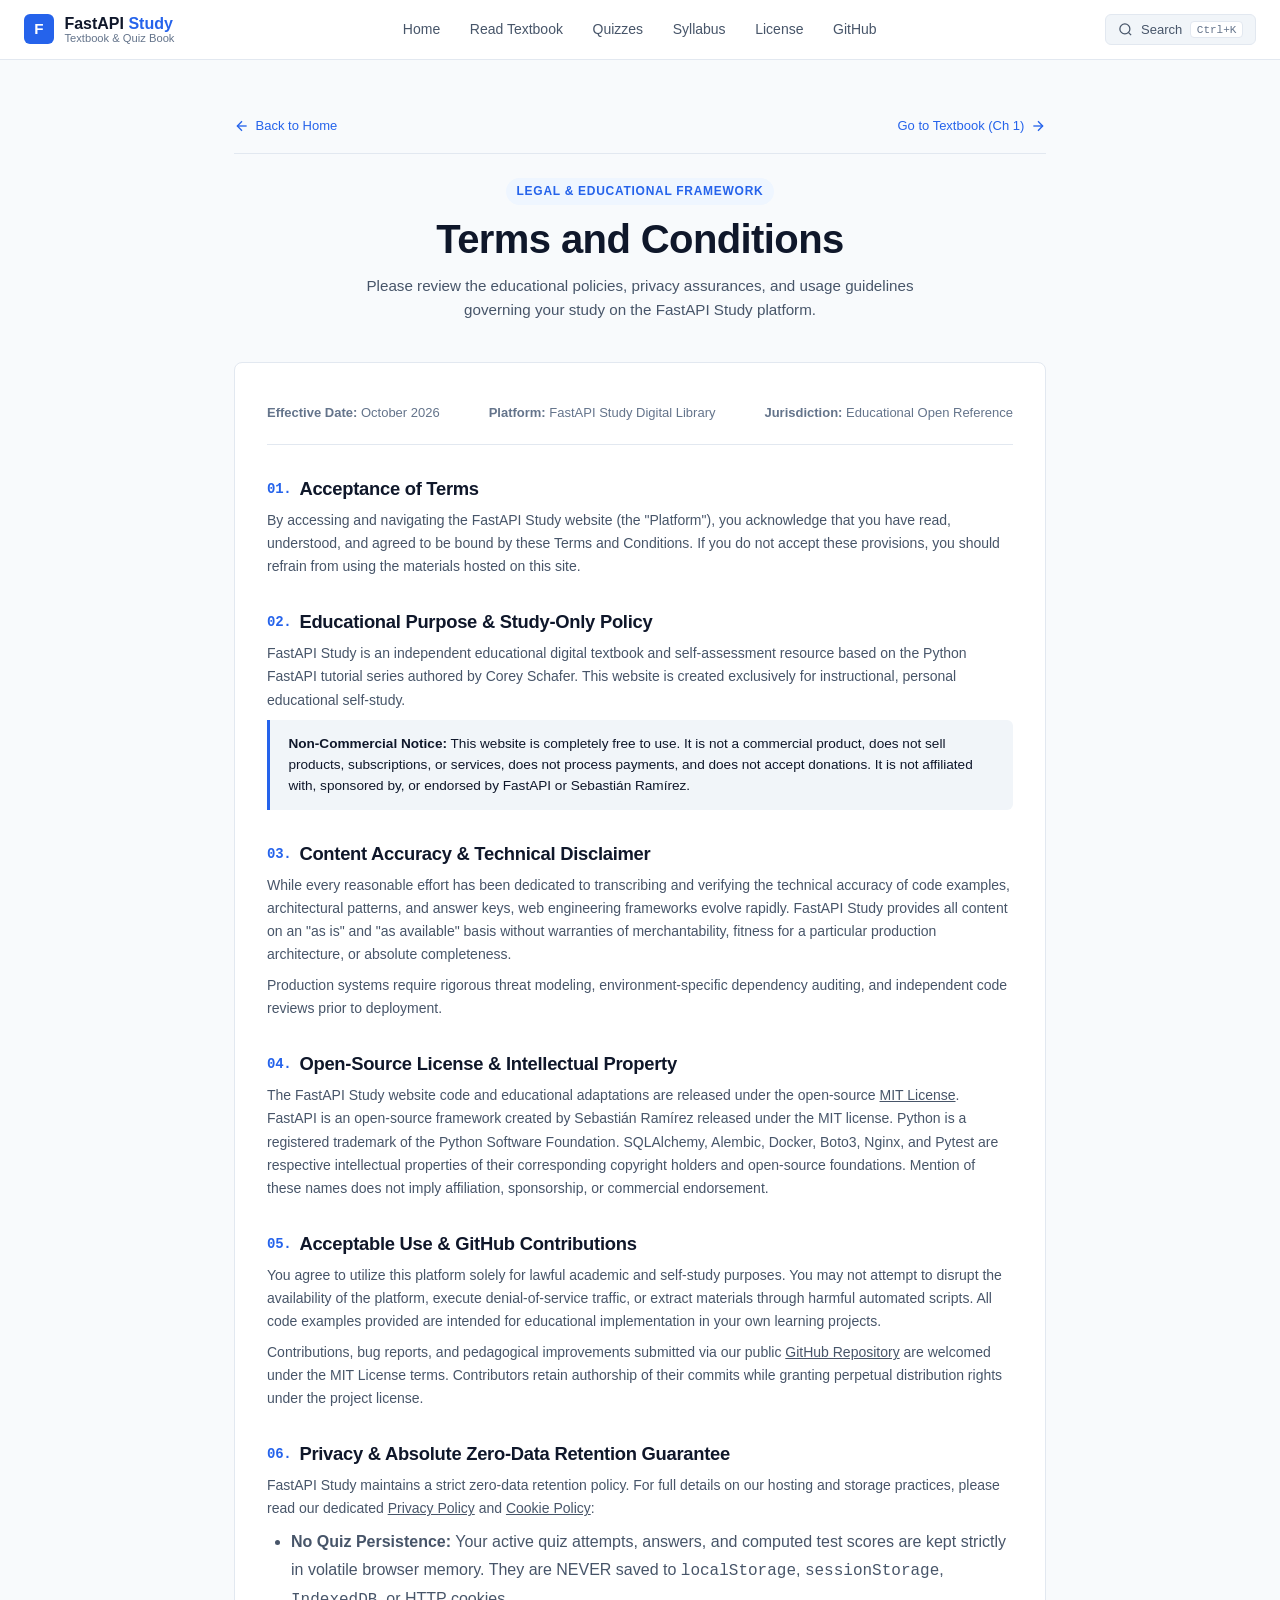
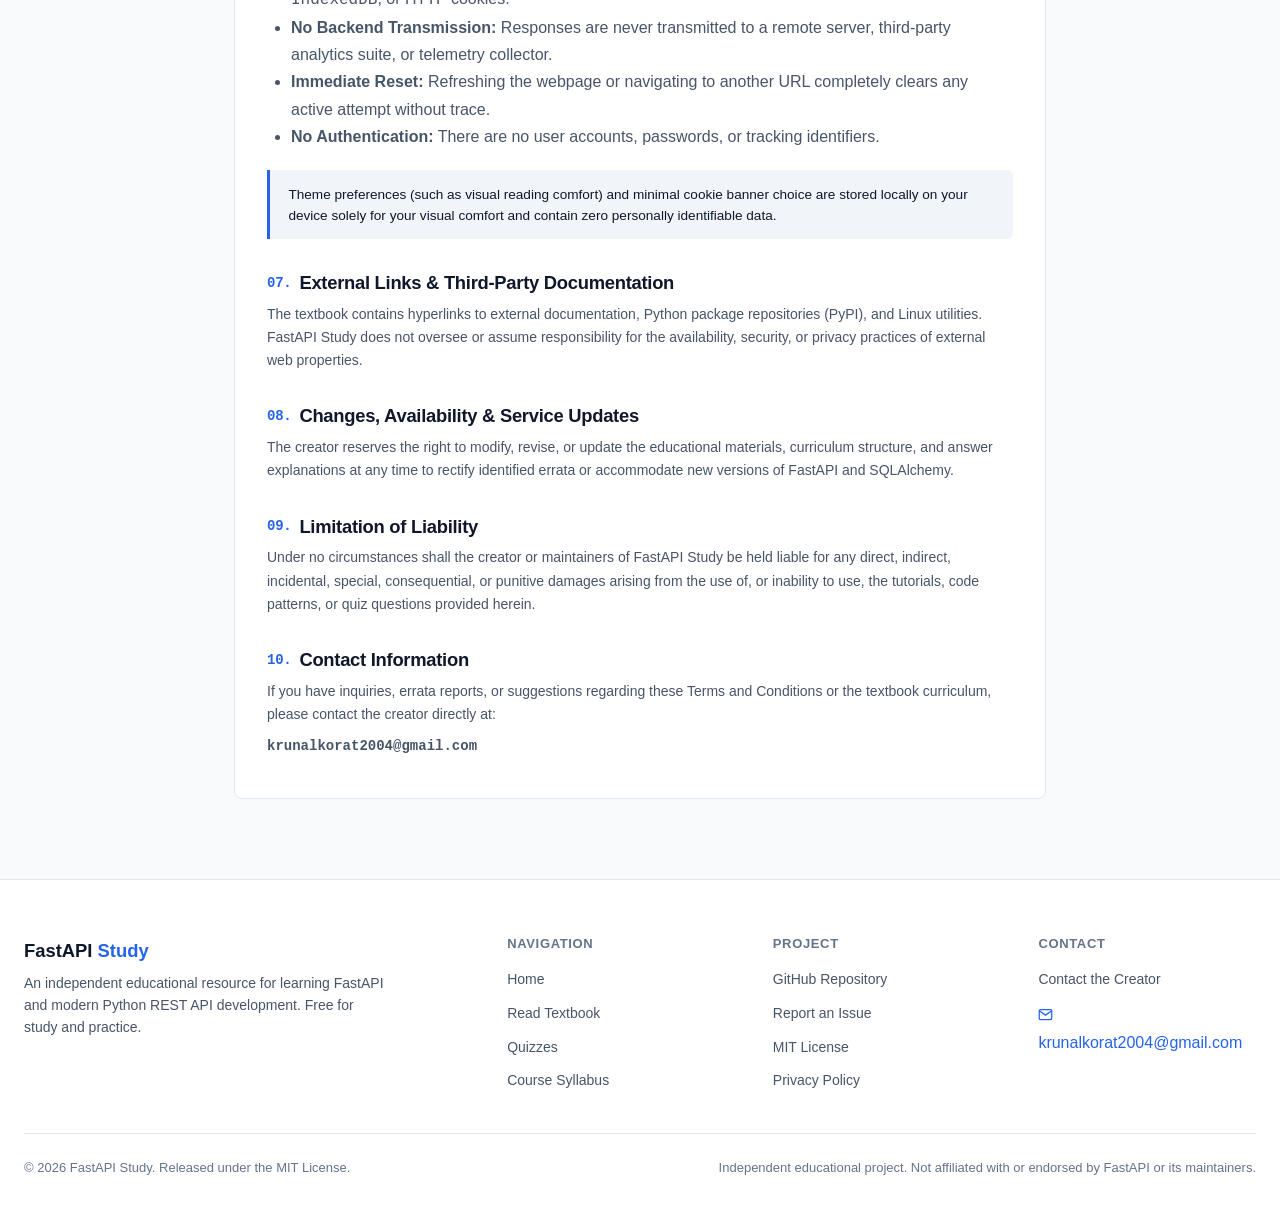
<file: terms.html>
<!DOCTYPE html>
<html lang="en">
<head>
  <meta charset="UTF-8">
  <meta name="viewport" content="width=device-width, initial-scale=1.0">
  <title>Terms and Conditions — FastAPI Study</title>
  <meta name="description" content="Terms and conditions, privacy disclosures, and educational usage guidelines for FastAPI Study.">
  
  <!-- CSS Design System -->
  <link rel="stylesheet" href="assets/css/base.css">
  <link rel="stylesheet" href="assets/css/pages.css">
</head>
<body>
  <!-- Accessibility Skip Link -->
  <a href="#main-content" class="skip-to-content">Skip to terms content</a>

  <!-- Global Header -->
  <header class="site-header" role="banner">
    <div class="header-container">
      <a href="index.html" class="brand-link" aria-label="FastAPI Study Home">
        <div class="brand-badge-icon" aria-hidden="true">F</div>
        <div class="brand-text-wrap">
          <span class="brand-name">FastAPI <span>Study</span></span>
          <span class="brand-tagline">Textbook & Quiz Book</span>
        </div>
      </a>

      <nav class="main-nav" aria-label="Primary Navigation">
        <a href="index.html" class="nav-link">Home</a>
        <a href="textbook.html?ch=1" class="nav-link">Read Textbook</a>
        <a href="quiz.html?ch=1" class="nav-link">Quizzes</a>
        <a href="index.html#curriculum" class="nav-link">Syllabus</a>
        <a href="license.html" class="nav-link">License</a>
        <a href="https://github.com/KrunalKorat/FastAPI-Study" class="nav-link" target="_blank" rel="noopener noreferrer">GitHub</a>
      </nav>

      <div class="header-actions">
        <button class="search-trigger-btn" aria-label="Search textbook content (Press Ctrl+K)">
          <svg width="15" height="15" viewBox="0 0 24 24" fill="none" stroke="currentColor" stroke-width="2"><circle cx="11" cy="11" r="8"></circle><line x1="21" y1="21" x2="16.65" y2="16.65"></line></svg>
          <span>Search</span>
          <kbd>Ctrl+K</kbd>
        </button>

        <button class="icon-btn mobile-menu-btn" aria-label="Open navigation menu">
          <svg width="20" height="20" viewBox="0 0 24 24" fill="none" stroke="currentColor" stroke-width="2"><line x1="3" y1="12" x2="21" y2="12"></line><line x1="3" y1="6" x2="21" y2="6"></line><line x1="3" y1="18" x2="21" y2="18"></line></svg>
        </button>
      </div>
    </div>
  </header>

  <!-- Mobile Navigation Drawer -->
  <div class="mobile-nav-drawer" id="mobile-drawer" role="dialog" aria-modal="true" aria-label="Navigation Menu">
    <div class="mobile-drawer-sheet">
      <div class="drawer-header">
        <div class="brand-name">FastAPI <span>Study</span></div>
        <button class="icon-btn drawer-close-btn" aria-label="Close navigation menu">
          <svg width="18" height="18" viewBox="0 0 24 24" fill="none" stroke="currentColor" stroke-width="2"><line x1="18" y1="6" x2="6" y2="18"></line><line x1="6" y1="6" x2="18" y2="18"></line></svg>
        </button>
      </div>
            <nav class="drawer-links">
        <a href="index.html" class="nav-link">Home</a>
        <a href="textbook.html?ch=1" class="nav-link">Read Textbook</a>
        <a href="quiz.html?ch=1" class="nav-link">Chapter Quizzes</a>
        <a href="index.html#curriculum" class="nav-link">Course Syllabus</a>
        <a href="license.html" class="nav-link">MIT License</a>
        <a href="privacy-policy.html" class="nav-link">Privacy Policy</a>
        <a href="contact.html" class="nav-link">Contact</a>
        <a href="https://github.com/KrunalKorat/FastAPI-Study" class="nav-link" target="_blank" rel="noopener noreferrer">GitHub Repository</a>
      </nav>
    </div>
  </div>

  <!-- Main Terms Content -->
  <main class="page-wrapper" id="main-content">
    <div class="page-back-bar">
      <a href="index.html" class="page-back-link">
        <svg width="16" height="16" viewBox="0 0 24 24" fill="none" stroke="currentColor" stroke-width="2"><line x1="19" y1="12" x2="5" y2="12"></line><polyline points="12 19 5 12 12 5"></polyline></svg>
        <span>Back to Home</span>
      </a>
      <a href="textbook.html?ch=1" class="page-back-link">
        <span>Go to Textbook (Ch 1)</span>
        <svg width="16" height="16" viewBox="0 0 24 24" fill="none" stroke="currentColor" stroke-width="2"><line x1="5" y1="12" x2="19" y2="12"></line><polyline points="12 5 19 12 12 19"></polyline></svg>
      </a>
    </div>
    <div class="page-header-block">
      <span class="page-badge-label">Legal & Educational Framework</span>
      <h1 class="page-main-title">Terms and Conditions</h1>
      <p class="page-lead-text">
        Please review the educational policies, privacy assurances, and usage guidelines governing your study on the FastAPI Study platform.
      </p>
    </div>

    <article class="terms-card-container">
      <div class="terms-meta-info">
        <span><strong>Effective Date:</strong> October 2026</span>
        <span><strong>Platform:</strong> FastAPI Study Digital Library</span>
        <span><strong>Jurisdiction:</strong> Educational Open Reference</span>
      </div>

      <!-- Section 1 -->
      <section class="terms-section">
        <h2 class="terms-section-title"><span class="terms-section-num">01.</span> Acceptance of Terms</h2>
        <p class="terms-paragraph">
          By accessing and navigating the FastAPI Study website (the "Platform"), you acknowledge that you have read, understood, and agreed to be bound by these Terms and Conditions. If you do not accept these provisions, you should refrain from using the materials hosted on this site.
        </p>
      </section>

      <!-- Section 2 -->
      <section class="terms-section">
        <h2 class="terms-section-title"><span class="terms-section-num">02.</span> Educational Purpose &amp; Study-Only Policy</h2>
        <p class="terms-paragraph">
          FastAPI Study is an independent educational digital textbook and self-assessment resource based on the Python FastAPI tutorial series authored by Corey Schafer. This website is created exclusively for instructional, personal educational self-study.
        </p>
        <div class="terms-callout-pill">
          <strong>Non-Commercial Notice:</strong> This website is completely free to use. It is not a commercial product, does not sell products, subscriptions, or services, does not process payments, and does not accept donations. It is not affiliated with, sponsored by, or endorsed by FastAPI or Sebastián Ramírez.
        </div>
      </section>

      <!-- Section 3 -->
      <section class="terms-section">
        <h2 class="terms-section-title"><span class="terms-section-num">03.</span> Content Accuracy & Technical Disclaimer</h2>
        <p class="terms-paragraph">
          While every reasonable effort has been dedicated to transcribing and verifying the technical accuracy of code examples, architectural patterns, and answer keys, web engineering frameworks evolve rapidly. FastAPI Study provides all content on an "as is" and "as available" basis without warranties of merchantability, fitness for a particular production architecture, or absolute completeness.
        </p>
        <p class="terms-paragraph">
          Production systems require rigorous threat modeling, environment-specific dependency auditing, and independent code reviews prior to deployment.
        </p>
      </section>

      <!-- Section 4 -->
      <section class="terms-section">
        <h2 class="terms-section-title"><span class="terms-section-num">04.</span> Open-Source License &amp; Intellectual Property</h2>
        <p class="terms-paragraph">
          The FastAPI Study website code and educational adaptations are released under the open-source <a href="license.html" target="_blank" style="color: var(--color-primary-blue); text-decoration: underline;">MIT License</a>. FastAPI is an open-source framework created by Sebastián Ramírez released under the MIT license. Python is a registered trademark of the Python Software Foundation. SQLAlchemy, Alembic, Docker, Boto3, Nginx, and Pytest are respective intellectual properties of their corresponding copyright holders and open-source foundations. Mention of these names does not imply affiliation, sponsorship, or commercial endorsement.
        </p>
      </section>

      <!-- Section 5 -->
      <section class="terms-section">
        <h2 class="terms-section-title"><span class="terms-section-num">05.</span> Acceptable Use &amp; GitHub Contributions</h2>
        <p class="terms-paragraph">
          You agree to utilize this platform solely for lawful academic and self-study purposes. You may not attempt to disrupt the availability of the platform, execute denial-of-service traffic, or extract materials through harmful automated scripts. All code examples provided are intended for educational implementation in your own learning projects.
        </p>
        <p class="terms-paragraph">
          Contributions, bug reports, and pedagogical improvements submitted via our public <a href="https://github.com/KrunalKorat/FastAPI-Study" target="_blank" rel="noopener noreferrer" style="color: var(--color-primary-blue); text-decoration: underline;">GitHub Repository</a> are welcomed under the MIT License terms. Contributors retain authorship of their commits while granting perpetual distribution rights under the project license.
        </p>
      </section>

      <!-- Section 6: Privacy Policy & Zero Data Retention -->
      <section class="terms-section" id="privacy">
        <h2 class="terms-section-title"><span class="terms-section-num">06.</span> Privacy &amp; Absolute Zero-Data Retention Guarantee</h2>
        <p class="terms-paragraph">
          FastAPI Study maintains a strict zero-data retention policy. For full details on our hosting and storage practices, please read our dedicated <a href="privacy-policy.html" style="color: var(--color-primary-blue); text-decoration: underline;">Privacy Policy</a> and <a href="cookies.html" style="color: var(--color-primary-blue); text-decoration: underline;">Cookie Policy</a>:
        </p>
        <ul style="padding-left: 1.5rem; color: var(--text-secondary); line-height: 1.7; margin-bottom: 0.75rem;">
          <li><strong>No Quiz Persistence:</strong> Your active quiz attempts, answers, and computed test scores are kept strictly in volatile browser memory. They are NEVER saved to <code>localStorage</code>, <code>sessionStorage</code>, <code>IndexedDB</code>, or HTTP cookies.</li>
          <li><strong>No Backend Transmission:</strong> Responses are never transmitted to a remote server, third-party analytics suite, or telemetry collector.</li>
          <li><strong>Immediate Reset:</strong> Refreshing the webpage or navigating to another URL completely clears any active attempt without trace.</li>
          <li><strong>No Authentication:</strong> There are no user accounts, passwords, or tracking identifiers.</li>
        </ul>
        <div class="terms-callout-pill">
          Theme preferences (such as visual reading comfort) and minimal cookie banner choice are stored locally on your device solely for your visual comfort and contain zero personally identifiable data.
        </div>
      </section>

      <!-- Section 7 -->
      <section class="terms-section">
        <h2 class="terms-section-title"><span class="terms-section-num">07.</span> External Links & Third-Party Documentation</h2>
        <p class="terms-paragraph">
          The textbook contains hyperlinks to external documentation, Python package repositories (PyPI), and Linux utilities. FastAPI Study does not oversee or assume responsibility for the availability, security, or privacy practices of external web properties.
        </p>
      </section>

      <!-- Section 8 -->
      <section class="terms-section">
        <h2 class="terms-section-title"><span class="terms-section-num">08.</span> Changes, Availability & Service Updates</h2>
        <p class="terms-paragraph">
          The creator reserves the right to modify, revise, or update the educational materials, curriculum structure, and answer explanations at any time to rectify identified errata or accommodate new versions of FastAPI and SQLAlchemy.
        </p>
      </section>

      <!-- Section 9 -->
      <section class="terms-section">
        <h2 class="terms-section-title"><span class="terms-section-num">09.</span> Limitation of Liability</h2>
        <p class="terms-paragraph">
          Under no circumstances shall the creator or maintainers of FastAPI Study be held liable for any direct, indirect, incidental, special, consequential, or punitive damages arising from the use of, or inability to use, the tutorials, code patterns, or quiz questions provided herein.
        </p>
      </section>

      <!-- Section 10 -->
      <section class="terms-section">
        <h2 class="terms-section-title"><span class="terms-section-num">10.</span> Contact Information</h2>
        <p class="terms-paragraph">
          If you have inquiries, errata reports, or suggestions regarding these Terms and Conditions or the textbook curriculum, please contact the creator directly at:
        </p>
        <p class="terms-paragraph">
          <a href="mailto:krunalkorat2004@gmail.com" style="color: var(--color-primary-blue); font-family: var(--font-mono); font-weight: 600;">krunalkorat2004@gmail.com</a>
        </p>
      </section>
    </article>
  </main>

    <!-- Global Footer -->
  <footer class="site-footer" role="contentinfo">
    <div class="footer-container">
      <div class="footer-top">
        <div class="footer-brand-col">
          <div class="footer-brand">FastAPI <span>Study</span></div>
          <p class="footer-desc">
            An independent educational resource for learning FastAPI and modern Python REST API development. Free for study and practice.
          </p>
        </div>

        <div>
          <h4 class="footer-col-title">Navigation</h4>
          <ul class="footer-links">
            <li><a href="index.html">Home</a></li>
            <li><a href="textbook.html?ch=1">Read Textbook</a></li>
            <li><a href="quiz.html?ch=1">Quizzes</a></li>
            <li><a href="index.html#curriculum">Course Syllabus</a></li>
          </ul>
        </div>

        <div>
          <h4 class="footer-col-title">Project</h4>
          <ul class="footer-links">
            <li><a href="https://github.com/KrunalKorat/FastAPI-Study" target="_blank" rel="noopener noreferrer">GitHub Repository</a></li>
            <li><a href="https://github.com/KrunalKorat/FastAPI-Study/issues" target="_blank" rel="noopener noreferrer">Report an Issue</a></li>
            <li><a href="license.html">MIT License</a></li>
            <li><a href="privacy-policy.html">Privacy Policy</a></li>
          </ul>
        </div>

        <div>
          <h4 class="footer-col-title">Contact</h4>
          <ul class="footer-links" style="margin-bottom: 0.75rem;">
            <li><a href="contact.html">Contact the Creator</a></li>
          </ul>
          <a href="mailto:krunalkorat2004@gmail.com" class="footer-contact-link">
            <svg width="15" height="15" viewBox="0 0 24 24" fill="none" stroke="currentColor" stroke-width="2"><path d="M4 4h16c1.1 0 2 .9 2 2v12c0 1.1-.9 2-2 2H4c-1.1 0-2-.9-2-2V6c0-1.1.9-2 2-2z"></path><polyline points="22,6 12,13 2,6"></polyline></svg>
            <span>krunalkorat2004@gmail.com</span>
          </a>
        </div>
      </div>

      <div class="footer-bottom">
        <div>&copy; <span id="current-year">2026</span> FastAPI Study. Released under the MIT License.</div>
        <div>Independent educational project. Not affiliated with or endorsed by FastAPI or its maintainers.</div>
      </div>
    </div>
  </footer>

  <!-- Search Modal -->
  <div class="search-modal-backdrop" id="search-modal" role="dialog" aria-modal="true" aria-label="Search textbook content">
    <div class="search-dialog">
      <div class="search-input-header">
        <svg class="search-input-icon" width="20" height="20" viewBox="0 0 24 24" fill="none" stroke="currentColor" stroke-width="2"><circle cx="11" cy="11" r="8"></circle><line x1="21" y1="21" x2="16.65" y2="16.65"></line></svg>
        <input type="text" id="search-input" class="search-main-input" placeholder="Search chapters, Python code, section titles, or topics..." autocomplete="off">
        <button class="icon-btn search-close-btn" aria-label="Close search">
          <svg width="18" height="18" viewBox="0 0 24 24" fill="none" stroke="currentColor" stroke-width="2"><line x1="18" y1="6" x2="6" y2="18"></line><line x1="6" y1="6" x2="18" y2="18"></line></svg>
        </button>
      </div>
      <div class="search-results-container" id="search-results"></div>
      <div class="search-dialog-footer">
        <div class="search-shortcuts">
          <span><kbd>↑</kbd> <kbd>↓</kbd> to navigate</span>
          <span><kbd>Enter</kbd> to open</span>
          <span><kbd>Esc</kbd> to close</span>
        </div>
        <span>FastAPI Study Client Search</span>
      </div>
    </div>
  </div>

  <!-- Scripts -->
  <script src="assets/content/textbook-content.js"></script>
  <script src="assets/js/animations.js"></script>
  <script src="assets/js/app.js"></script>
  <script src="assets/js/search.js"></script>
</body>
</html>
</file>
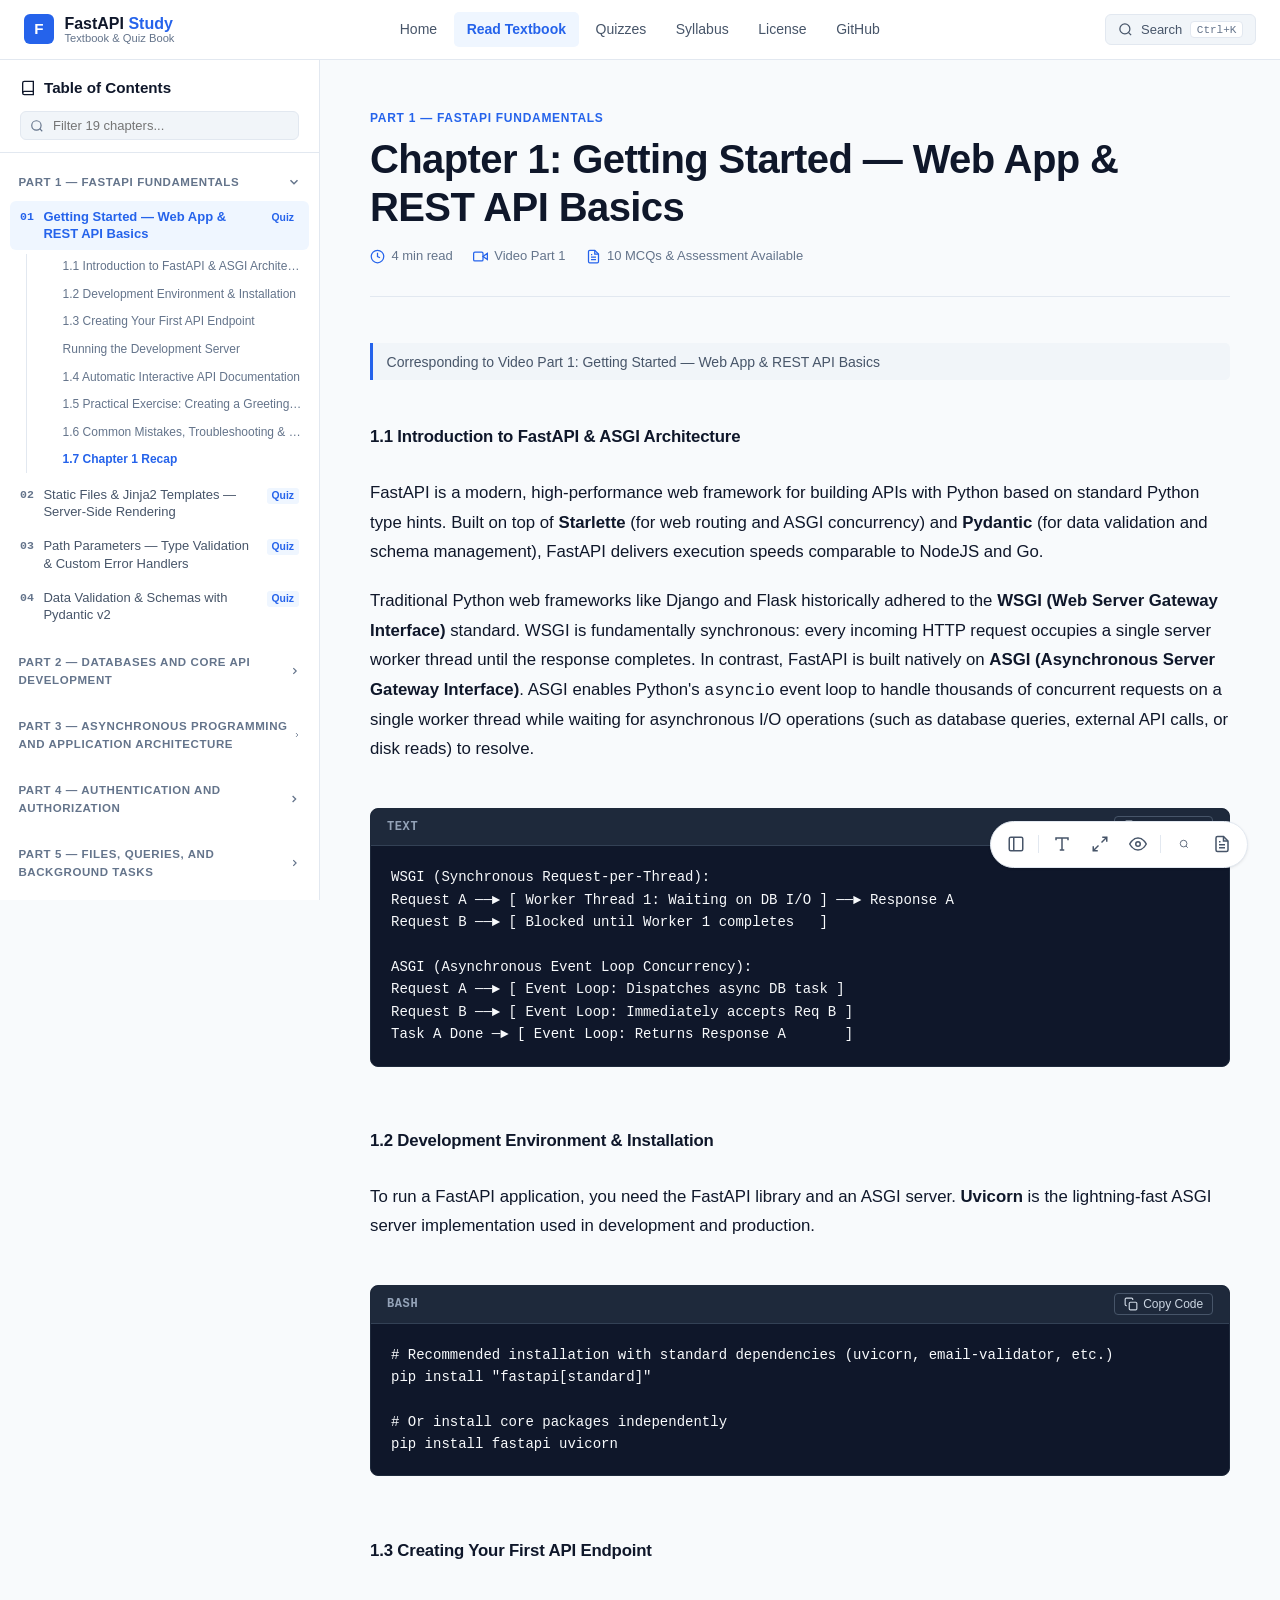
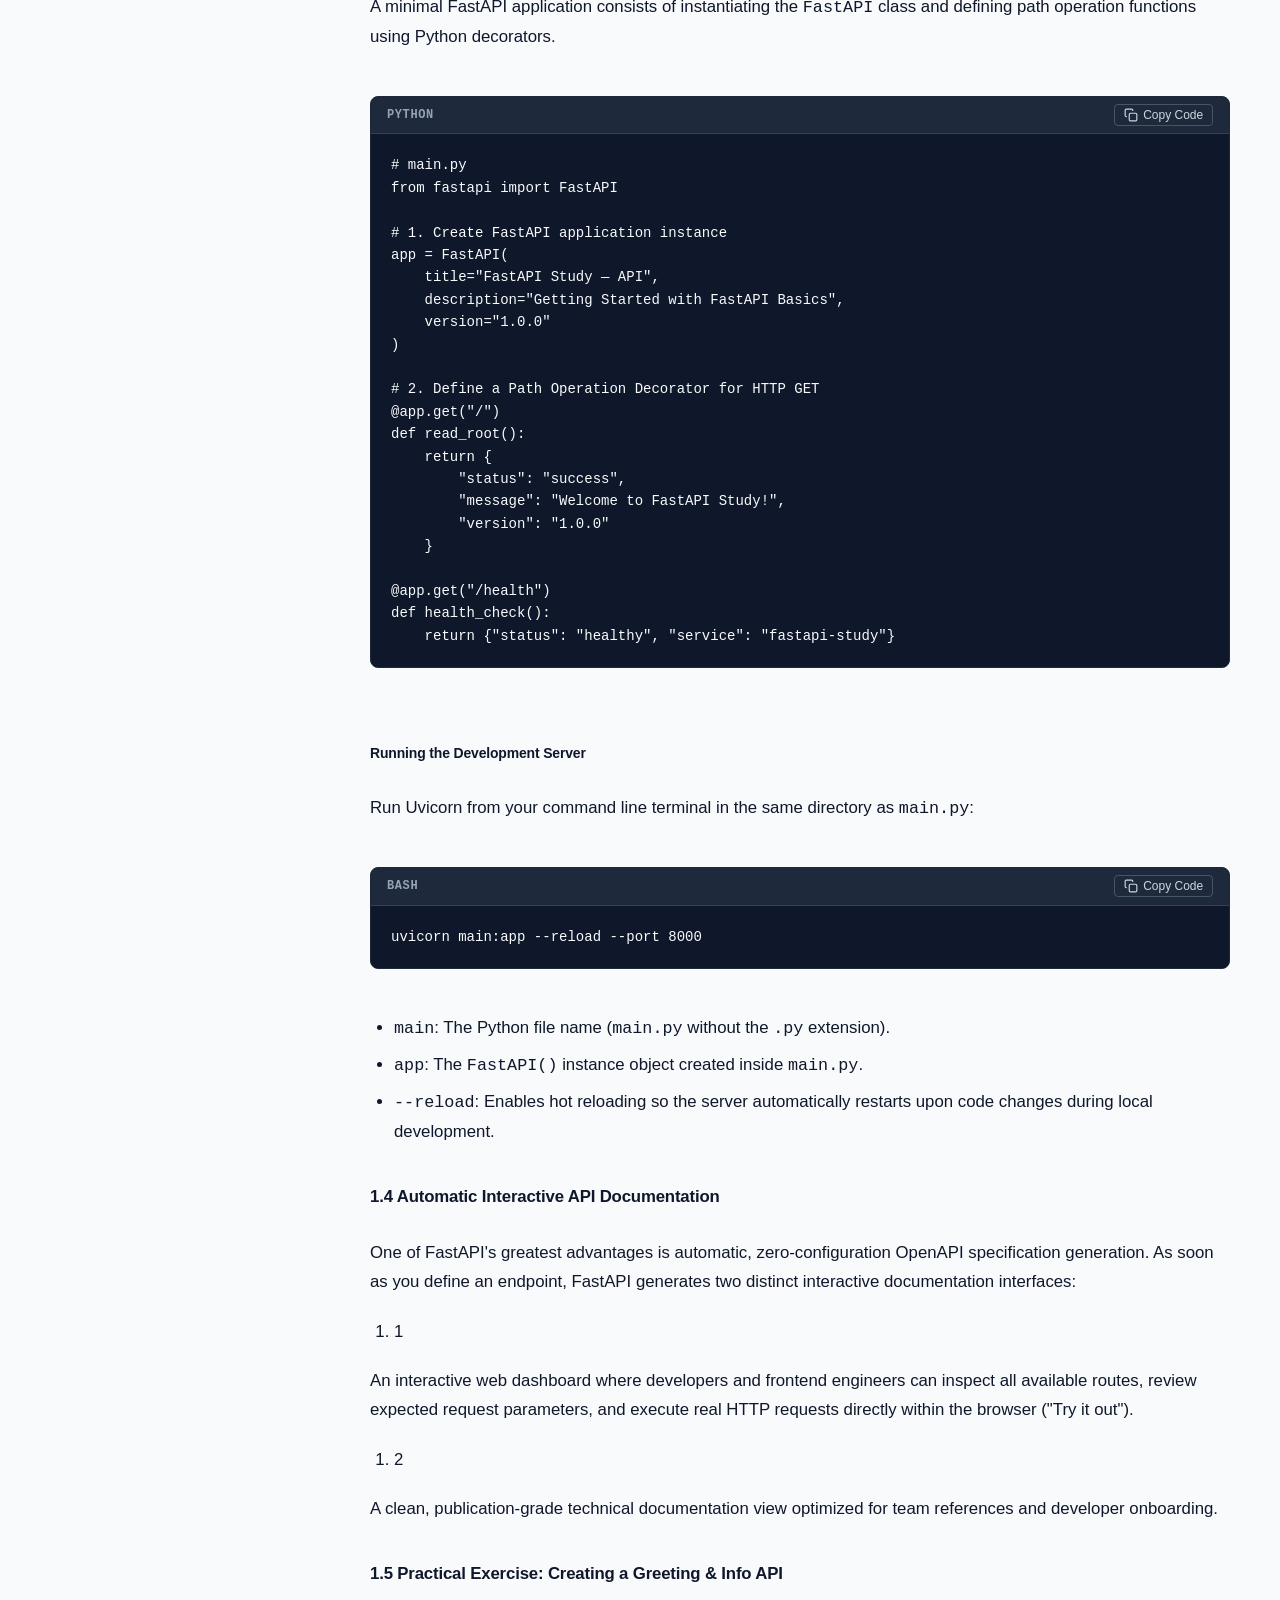
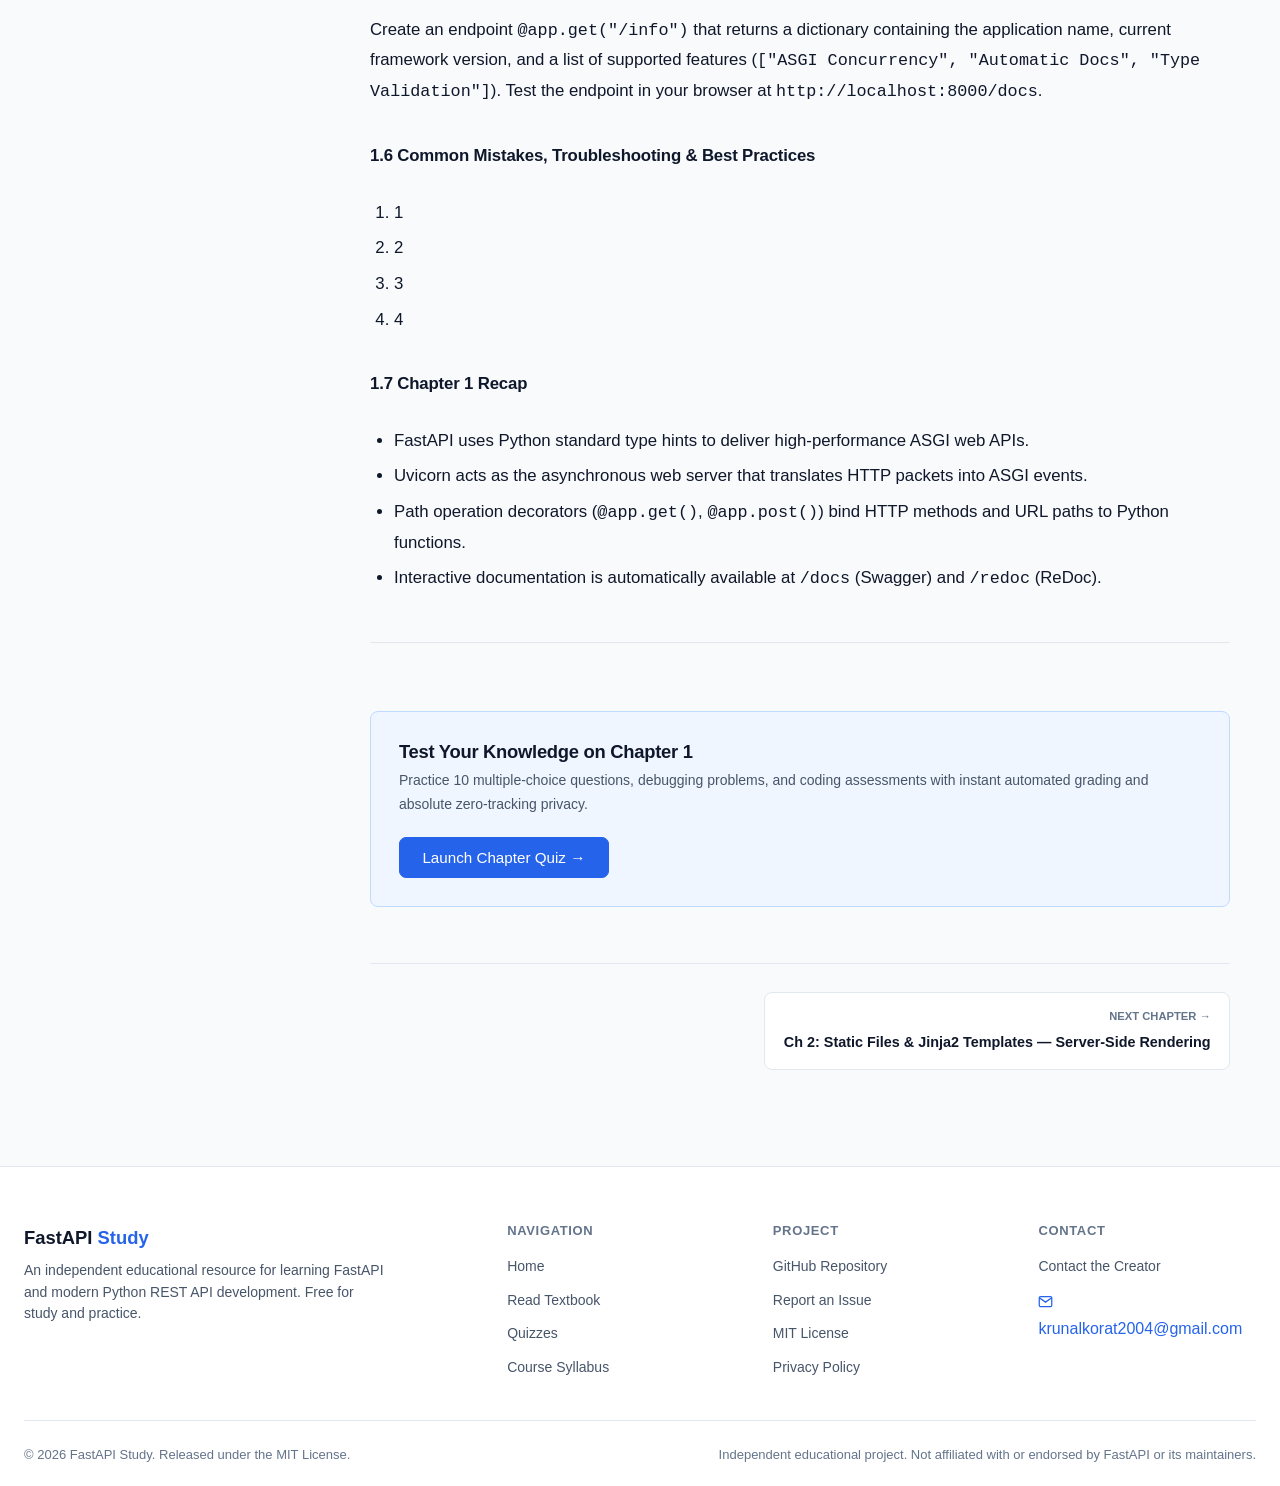
<file: textbook.html>
<!DOCTYPE html>
<html lang="en">
<head>
  <meta charset="UTF-8">
  <meta name="viewport" content="width=device-width, initial-scale=1.0">
  <title>Digital Textbook Reader — FastAPI Study</title>
  <meta name="description" content="Read the complete 19-chapter FastAPI engineering textbook with editorial typography, code examples, architecture diagrams, and custom reading controls.">
  
  <!-- CSS Design System -->
  <link rel="stylesheet" href="assets/css/base.css">
  <link rel="stylesheet" href="assets/css/reader.css">
</head>
<body>
  <!-- Accessibility Skip Link -->
  <a href="#reader-article-content" class="skip-to-content">Skip to reading content</a>

  <!-- Reading Scroll Progress Bar -->
  <div id="reading-progress-track" aria-hidden="true">
    <div id="reading-progress-bar"></div>
  </div>

  <!-- Global Header -->
  <header class="site-header" role="banner">
    <div class="header-container">
      <a href="index.html" class="brand-link" aria-label="FastAPI Study Home">
        <div class="brand-badge-icon" aria-hidden="true">F</div>
        <div class="brand-text-wrap">
          <span class="brand-name">FastAPI <span>Study</span></span>
          <span class="brand-tagline">Textbook &amp; Quiz Book</span>
        </div>
      </a>

      <nav class="main-nav" aria-label="Primary Navigation">
        <a href="index.html" class="nav-link">Home</a>
        <a href="textbook.html?ch=1" class="nav-link active">Read Textbook</a>
        <a href="quiz.html?ch=1" class="nav-link">Quizzes</a>
        <a href="index.html#curriculum" class="nav-link">Syllabus</a>
        <a href="license.html" class="nav-link">License</a>
        <a href="https://github.com/KrunalKorat/FastAPI-Study" class="nav-link" target="_blank" rel="noopener noreferrer">GitHub</a>
      </nav>

      <div class="header-actions">
        <button class="search-trigger-btn" aria-label="Search textbook content (Press Ctrl+K)">
          <svg width="15" height="15" viewBox="0 0 24 24" fill="none" stroke="currentColor" stroke-width="2"><circle cx="11" cy="11" r="8"></circle><line x1="21" y1="21" x2="16.65" y2="16.65"></line></svg>
          <span>Search</span>
          <kbd>Ctrl+K</kbd>
        </button>

        <button class="icon-btn mobile-menu-btn" aria-label="Open navigation menu">
          <svg width="20" height="20" viewBox="0 0 24 24" fill="none" stroke="currentColor" stroke-width="2"><line x1="3" y1="12" x2="21" y2="12"></line><line x1="3" y1="6" x2="21" y2="6"></line><line x1="3" y1="18" x2="21" y2="18"></line></svg>
        </button>
      </div>
    </div>
  </header>

  <!-- Mobile Navigation Drawer -->
  <div class="mobile-nav-drawer" id="mobile-drawer" role="dialog" aria-modal="true" aria-label="Navigation Menu">
    <div class="mobile-drawer-sheet">
      <div class="drawer-header">
        <div class="brand-name">FastAPI <span>Study</span></div>
        <button class="icon-btn drawer-close-btn" aria-label="Close navigation menu">
          <svg width="18" height="18" viewBox="0 0 24 24" fill="none" stroke="currentColor" stroke-width="2"><line x1="18" y1="6" x2="6" y2="18"></line><line x1="6" y1="6" x2="18" y2="18"></line></svg>
        </button>
      </div>
            <nav class="drawer-links">
        <a href="index.html" class="nav-link">Home</a>
        <a href="textbook.html?ch=1" class="nav-link">Read Textbook</a>
        <a href="quiz.html?ch=1" class="nav-link">Chapter Quizzes</a>
        <a href="index.html#curriculum" class="nav-link">Course Syllabus</a>
        <a href="license.html" class="nav-link">MIT License</a>
        <a href="privacy-policy.html" class="nav-link">Privacy Policy</a>
        <a href="contact.html" class="nav-link">Contact</a>
        <a href="https://github.com/KrunalKorat/FastAPI-Study" class="nav-link" target="_blank" rel="noopener noreferrer">GitHub Repository</a>
      </nav>
    </div>
  </div>

  <!-- Master Reader Layout -->
  <div class="reader-page-layout">
    <!-- Left Sidebar: Table of Contents -->
    <aside class="reader-sidebar" id="reader-sidebar" aria-label="Table of Contents">
      <div class="sidebar-header">
        <div class="sidebar-title-row">
          <div class="sidebar-heading">
            <svg width="16" height="16" viewBox="0 0 24 24" fill="none" stroke="currentColor" stroke-width="2"><path d="M4 19.5A2.5 2.5 0 0 1 6.5 17H20"></path><path d="M6.5 2H20v20H6.5A2.5 2.5 0 0 1 4 19.5v-15A2.5 2.5 0 0 1 6.5 2z"></path></svg>
            <span>Table of Contents</span>
          </div>
          <button class="icon-btn sidebar-close-btn" id="sidebar-close-btn" aria-label="Close sidebar">
            <svg width="16" height="16" viewBox="0 0 24 24" fill="none" stroke="currentColor" stroke-width="2"><line x1="18" y1="6" x2="6" y2="18"></line><line x1="6" y1="6" x2="18" y2="18"></line></svg>
          </button>
        </div>

        <div class="sidebar-filter-input-wrap">
          <svg class="sidebar-filter-icon" width="14" height="14" viewBox="0 0 24 24" fill="none" stroke="currentColor" stroke-width="2"><circle cx="11" cy="11" r="8"></circle><line x1="21" y1="21" x2="16.65" y2="16.65"></line></svg>
          <input type="text" id="sidebar-filter-input" class="sidebar-filter-input" placeholder="Filter 19 chapters..." autocomplete="off">
        </div>
      </div>

      <nav class="sidebar-toc-tree" id="sidebar-toc-tree" aria-label="Chapters List">
        <!-- Rendered dynamically by reader.js from window.FASTAPI_STUDY_DATA -->
      </nav>
    </aside>

    <!-- Center: Reading Canvas -->
    <main class="reader-canvas-wrapper" id="main-content">
      <article class="reader-article" id="reader-article-content">
        <!-- Chapter loaded dynamically by reader.js based on ?ch=X URL parameter -->
      </article>
    </main>

    <!-- Floating Reading Toolbar -->
    <aside class="reader-floating-toolbar" aria-label="Reading Controls">
      <button class="toolbar-btn" id="toolbar-toggle-sidebar" aria-label="Toggle Table of Contents" title="Toggle Table of Contents">
        <svg width="18" height="18" viewBox="0 0 24 24" fill="none" stroke="currentColor" stroke-width="2"><rect x="3" y="3" width="18" height="18" rx="2" ry="2"></rect><line x1="9" y1="3" x2="9" y2="21"></line></svg>
      </button>

      <div class="toolbar-divider"></div>

      <button class="toolbar-btn" id="toolbar-font-size" aria-label="Adjust font size" title="Cycle font size (Small / Medium / Large / XL)">
        <svg width="18" height="18" viewBox="0 0 24 24" fill="none" stroke="currentColor" stroke-width="2"><polyline points="4 7 4 4 20 4 20 7"></polyline><line x1="9" y1="20" x2="15" y2="20"></line><line x1="12" y1="4" x2="12" y2="20"></line></svg>
      </button>

      <button class="toolbar-btn" id="toolbar-width" aria-label="Adjust reading width" title="Cycle canvas width (Standard / Wide / Full)">
        <svg width="18" height="18" viewBox="0 0 24 24" fill="none" stroke="currentColor" stroke-width="2"><polyline points="15 3 21 3 21 9"></polyline><polyline points="9 21 3 21 3 15"></polyline><line x1="21" y1="3" x2="14" y2="10"></line><line x1="3" y1="21" x2="10" y2="14"></line></svg>
      </button>

      <button class="toolbar-btn" id="toolbar-distraction-free" aria-label="Toggle distraction-free mode" title="Distraction-Free Mode (Esc to exit)">
        <svg width="18" height="18" viewBox="0 0 24 24" fill="none" stroke="currentColor" stroke-width="2"><path d="M1 12s4-8 11-8 11 8 11 8-4 8-11 8-11-8-11-8z"></path><circle cx="12" cy="12" r="3"></circle></svg>
      </button>

      <div class="toolbar-divider"></div>

      <button class="toolbar-btn search-trigger-btn" aria-label="Search content" title="Search (Ctrl+K)">
        <svg width="18" height="18" viewBox="0 0 24 24" fill="none" stroke="currentColor" stroke-width="2"><circle cx="11" cy="11" r="8"></circle><line x1="21" y1="21" x2="16.65" y2="16.65"></line></svg>
      </button>

      <button class="toolbar-btn" id="toolbar-quiz-shortcut" aria-label="Take Chapter Quiz" title="Take Chapter Quiz">
        <svg width="18" height="18" viewBox="0 0 24 24" fill="none" stroke="currentColor" stroke-width="2"><path d="M14 2H6a2 2 0 0 0-2 2v16a2 2 0 0 0 2 2h12a2 2 0 0 0 2-2V8z"></path><polyline points="14 2 14 8 20 8"></polyline><line x1="16" y1="13" x2="8" y2="13"></line><line x1="16" y1="17" x2="8" y2="17"></line><polyline points="10 9 9 9 8 9"></polyline></svg>
      </button>
    </aside>
  </div>

    <!-- Global Footer -->
  <footer class="site-footer" role="contentinfo">
    <div class="footer-container">
      <div class="footer-top">
        <div class="footer-brand-col">
          <div class="footer-brand">FastAPI <span>Study</span></div>
          <p class="footer-desc">
            An independent educational resource for learning FastAPI and modern Python REST API development. Free for study and practice.
          </p>
        </div>

        <div>
          <h4 class="footer-col-title">Navigation</h4>
          <ul class="footer-links">
            <li><a href="index.html">Home</a></li>
            <li><a href="textbook.html?ch=1">Read Textbook</a></li>
            <li><a href="quiz.html?ch=1">Quizzes</a></li>
            <li><a href="index.html#curriculum">Course Syllabus</a></li>
          </ul>
        </div>

        <div>
          <h4 class="footer-col-title">Project</h4>
          <ul class="footer-links">
            <li><a href="https://github.com/KrunalKorat/FastAPI-Study" target="_blank" rel="noopener noreferrer">GitHub Repository</a></li>
            <li><a href="https://github.com/KrunalKorat/FastAPI-Study/issues" target="_blank" rel="noopener noreferrer">Report an Issue</a></li>
            <li><a href="license.html">MIT License</a></li>
            <li><a href="privacy-policy.html">Privacy Policy</a></li>
          </ul>
        </div>

        <div>
          <h4 class="footer-col-title">Contact</h4>
          <ul class="footer-links" style="margin-bottom: 0.75rem;">
            <li><a href="contact.html">Contact the Creator</a></li>
          </ul>
          <a href="mailto:krunalkorat2004@gmail.com" class="footer-contact-link">
            <svg width="15" height="15" viewBox="0 0 24 24" fill="none" stroke="currentColor" stroke-width="2"><path d="M4 4h16c1.1 0 2 .9 2 2v12c0 1.1-.9 2-2 2H4c-1.1 0-2-.9-2-2V6c0-1.1.9-2 2-2z"></path><polyline points="22,6 12,13 2,6"></polyline></svg>
            <span>krunalkorat2004@gmail.com</span>
          </a>
        </div>
      </div>

      <div class="footer-bottom">
        <div>&copy; <span id="current-year">2026</span> FastAPI Study. Released under the MIT License.</div>
        <div>Independent educational project. Not affiliated with or endorsed by FastAPI or its maintainers.</div>
      </div>
    </div>
  </footer>

  <!-- Search Modal -->
  <div class="search-modal-backdrop" id="search-modal" role="dialog" aria-modal="true" aria-label="Search textbook content">
    <div class="search-dialog">
      <div class="search-input-header">
        <svg class="search-input-icon" width="20" height="20" viewBox="0 0 24 24" fill="none" stroke="currentColor" stroke-width="2"><circle cx="11" cy="11" r="8"></circle><line x1="21" y1="21" x2="16.65" y2="16.65"></line></svg>
        <input type="text" id="search-input" class="search-main-input" placeholder="Search chapters, Python code, section titles, or topics..." autocomplete="off">
        <button class="icon-btn search-close-btn" aria-label="Close search">
          <svg width="18" height="18" viewBox="0 0 24 24" fill="none" stroke="currentColor" stroke-width="2"><line x1="18" y1="6" x2="6" y2="18"></line><line x1="6" y1="6" x2="18" y2="18"></line></svg>
        </button>
      </div>
      <div class="search-results-container" id="search-results"></div>
      <div class="search-dialog-footer">
        <div class="search-shortcuts">
          <span><kbd>↑</kbd> <kbd>↓</kbd> to navigate</span>
          <span><kbd>Enter</kbd> to open</span>
          <span><kbd>Esc</kbd> to close</span>
        </div>
        <span>FastAPI Study Client Search</span>
      </div>
    </div>
  </div>

  <!-- Scripts -->
  <script src="assets/content/textbook-content.js"></script>
  <script src="assets/js/animations.js"></script>
  <script src="assets/js/app.js"></script>
  <script src="assets/js/search.js"></script>
  <script src="assets/js/reader.js"></script>
</body>
</html>
</file>
<file: assets/css/base.css>
/* ==========================================================================
   FASTAPI STUDY — MODERN MINIMALISTIC DESIGN SYSTEM (base.css)
   Clean, Blue & Light-Mode-Only Documentation Platform
   ========================================================================== */

:root {
  /* Core Blue Palette */
  --color-primary: #2563EB;
  --color-primary-hover: #1D4ED8;
  --color-primary-active: #1E40AF;
  --color-primary-light: #EFF6FF;
  --color-primary-subtle: #DBEAFE;
  --color-primary-border: #BFDBFE;

  /* Neutrals: Soft white and slate */
  --bg-app: #F8FAFC;
  --bg-surface: #FFFFFF;
  --bg-surface-elevated: #F1F5F9;
  --border-subtle: #E2E8F0;
  --border-medium: #CBD5E1;
  --border-focus: #93C5FD;

  /* Typography Colors */
  --text-primary: #0F172A;
  --text-secondary: #475569;
  --text-muted: #64748B;
  --text-inverse: #FFFFFF;

  /* Status and Accents */
  --color-success: #059669;
  --color-success-bg: #ECFDF5;
  --color-success-border: #A7F3D0;
  
  --color-error: #DC2626;
  --color-error-bg: #FEF2F2;
  --color-error-border: #FECACA;
  
  --color-warning: #D97706;
  --color-warning-bg: #FFFBEB;
  --color-warning-border: #FDE68A;
  
  --color-info: #0284C7;
  --color-info-bg: #F0F9FF;
  --color-info-border: #BAE6FD;

  /* Code Syntax / Terminal Colors */
  --code-bg: #0F172A;
  --code-text: #F8FAFC;
  --code-border: #1E293B;

  /* Header & Navigation */
  --header-bg: rgba(255, 255, 255, 0.94);
  --header-border: #E2E8F0;

  /* Typography Stacks */
  --font-sans: -apple-system, BlinkMacSystemFont, 'Segoe UI', Roboto, Helvetica, Arial, sans-serif;
  --font-mono: 'JetBrains Mono', SFMono-Regular, Menlo, Monaco, Consolas, monospace;

  /* Reader Sizing Defaults */
  --reader-font-size: 1.05rem;
  --reader-line-height: 1.75;
  --reader-max-width: 860px;

  /* Restrained Shadows & Elevation */
  --shadow-sm: 0 1px 2px 0 rgba(0, 0, 0, 0.05);
  --shadow-md: 0 1px 3px 0 rgba(0, 0, 0, 0.08), 0 1px 2px -1px rgba(0, 0, 0, 0.06);
  --shadow-lg: 0 4px 6px -1px rgba(0, 0, 0, 0.07), 0 2px 4px -2px rgba(0, 0, 0, 0.05);

  /* Transitions */
  --transition-fast: 0.15s ease;
  --transition-normal: 0.25s ease;
}

/* Base Reset */
*, *::before, *::after {
  box-sizing: border-box;
  margin: 0;
  padding: 0;
}

html {
  font-size: 16px;
  scroll-behavior: smooth;
  -webkit-font-smoothing: antialiased;
  -moz-osx-font-smoothing: grayscale;
  background-color: var(--bg-app);
  color: var(--text-primary);
}

body {
  font-family: var(--font-sans);
  background-color: var(--bg-app);
  color: var(--text-primary);
  line-height: 1.6;
  min-height: 100vh;
  display: flex;
  flex-direction: column;
  overflow-x: hidden;
}

/* Skip link for Accessibility */
.skip-to-content {
  position: absolute;
  top: -60px;
  left: 20px;
  background: var(--color-primary);
  color: #FFFFFF;
  padding: 8px 16px;
  font-weight: 600;
  font-size: 0.875rem;
  border-radius: 6px;
  z-index: 9999;
  text-decoration: none;
  transition: top var(--transition-fast);
}
.skip-to-content:focus {
  top: 15px;
  outline: 2px solid var(--color-primary-active);
}

/* Typography Defaults */
h1, h2, h3, h4, h5, h6 {
  color: var(--text-primary);
  font-weight: 600;
  line-height: 1.3;
  letter-spacing: -0.015em;
}

p {
  color: var(--text-secondary);
}

a {
  color: var(--color-primary);
  text-decoration: none;
  transition: color var(--transition-fast);
}

a:hover {
  color: var(--color-primary-hover);
}

code, kbd, samp, pre {
  font-family: var(--font-mono);
}

/* Common Buttons */
.btn {
  display: inline-flex;
  align-items: center;
  justify-content: center;
  gap: 0.5rem;
  font-family: var(--font-sans);
  font-size: 0.875rem;
  font-weight: 500;
  line-height: 1.25;
  padding: 0.55rem 1.1rem;
  border-radius: 6px;
  cursor: pointer;
  text-decoration: none;
  border: 1px solid transparent;
  transition: all var(--transition-fast);
  white-space: nowrap;
}

.btn:focus-visible {
  outline: 2px solid var(--color-primary);
  outline-offset: 2px;
}

.btn-primary {
  background-color: var(--color-primary);
  color: #FFFFFF;
  border-color: var(--color-primary);
}
.btn-primary:hover {
  background-color: var(--color-primary-hover);
  border-color: var(--color-primary-hover);
  color: #FFFFFF;
}

.btn-secondary {
  background-color: var(--bg-surface);
  color: var(--text-primary);
  border-color: var(--border-subtle);
}
.btn-secondary:hover {
  background-color: var(--bg-surface-elevated);
  border-color: var(--border-medium);
  color: var(--text-primary);
}

.btn-outline {
  background-color: transparent;
  color: var(--color-primary);
  border-color: var(--color-primary-border);
}
.btn-outline:hover {
  background-color: var(--color-primary-light);
  color: var(--color-primary-hover);
}

.btn-sm {
  font-size: 0.8125rem;
  padding: 0.35rem 0.75rem;
  border-radius: 5px;
}

.btn-lg {
  font-size: 0.95rem;
  padding: 0.65rem 1.4rem;
  border-radius: 7px;
}

.icon-btn {
  display: inline-flex;
  align-items: center;
  justify-content: center;
  width: 36px;
  height: 36px;
  border-radius: 6px;
  border: 1px solid var(--border-subtle);
  background: var(--bg-surface);
  color: var(--text-secondary);
  cursor: pointer;
  transition: all var(--transition-fast);
}

.icon-btn:hover {
  background: var(--bg-surface-elevated);
  color: var(--text-primary);
  border-color: var(--border-medium);
}

/* ==========================================================================
   GLOBAL SITE HEADER
   ========================================================================== */
.site-header {
  position: sticky;
  top: 0;
  left: 0;
  width: 100%;
  background: var(--header-bg);
  backdrop-filter: blur(10px);
  border-bottom: 1px solid var(--header-border);
  z-index: 1000;
  height: 60px;
}

.header-container {
  max-width: 1360px;
  height: 100%;
  margin: 0 auto;
  padding: 0 1.5rem;
  display: flex;
  align-items: center;
  justify-content: space-between;
  gap: 1.5rem;
}

.brand-link {
  display: flex;
  align-items: center;
  gap: 0.65rem;
  text-decoration: none;
  flex-shrink: 0;
}

.brand-badge-icon {
  width: 30px;
  height: 30px;
  background: var(--color-primary);
  color: #FFFFFF;
  border-radius: 6px;
  display: flex;
  align-items: center;
  justify-content: center;
  font-weight: 700;
  font-size: 0.95rem;
}

.brand-text-wrap {
  display: flex;
  flex-direction: column;
}

.brand-name {
  font-size: 1rem;
  font-weight: 700;
  color: var(--text-primary);
  line-height: 1.2;
}

.brand-name span {
  color: var(--color-primary);
}

.brand-tagline {
  font-size: 0.7rem;
  color: var(--text-muted);
  line-height: 1;
}

/* Main Navigation */
.main-nav {
  display: flex;
  align-items: center;
  gap: 0.25rem;
}

.nav-link {
  font-size: 0.875rem;
  font-weight: 500;
  color: var(--text-secondary);
  padding: 0.4rem 0.8rem;
  border-radius: 5px;
  transition: all var(--transition-fast);
}

.nav-link:hover {
  color: var(--text-primary);
  background: var(--bg-surface-elevated);
}

.nav-link.active {
  color: var(--color-primary);
  background: var(--color-primary-light);
  font-weight: 600;
}

.header-actions {
  display: flex;
  align-items: center;
  gap: 0.5rem;
}

.search-trigger-btn {
  display: flex;
  align-items: center;
  gap: 0.5rem;
  padding: 0.35rem 0.75rem;
  border-radius: 6px;
  border: 1px solid var(--border-subtle);
  background: var(--bg-surface-elevated);
  color: var(--text-secondary);
  font-size: 0.8125rem;
  cursor: pointer;
  transition: all var(--transition-fast);
}

.search-trigger-btn:hover {
  border-color: var(--border-medium);
  color: var(--text-primary);
}

.search-trigger-btn kbd {
  font-size: 0.6875rem;
  padding: 0.1rem 0.35rem;
  background: var(--bg-surface);
  border: 1px solid var(--border-subtle);
  border-radius: 4px;
  color: var(--text-muted);
}

.mobile-menu-btn {
  display: none;
}

/* ==========================================================================
   MOBILE NAVIGATION DRAWER
   ========================================================================== */
.mobile-nav-drawer {
  position: fixed;
  inset: 0;
  background: rgba(15, 23, 42, 0.4);
  backdrop-filter: blur(4px);
  z-index: 2000;
  opacity: 0;
  visibility: hidden;
  transition: opacity var(--transition-normal), visibility var(--transition-normal);
}

.mobile-nav-drawer.open {
  opacity: 1;
  visibility: visible;
}

.mobile-drawer-sheet {
  position: absolute;
  top: 0;
  right: 0;
  bottom: 0;
  width: 290px;
  max-width: 85vw;
  background: var(--bg-surface);
  padding: 1.5rem;
  box-shadow: var(--shadow-lg);
  transform: translateX(100%);
  transition: transform var(--transition-normal);
  display: flex;
  flex-direction: column;
}

.mobile-nav-drawer.open .mobile-drawer-sheet {
  transform: translateX(0);
}

.drawer-header {
  display: flex;
  align-items: center;
  justify-content: space-between;
  margin-bottom: 1.5rem;
  padding-bottom: 1rem;
  border-bottom: 1px solid var(--border-subtle);
}

.drawer-links {
  display: flex;
  flex-direction: column;
  gap: 0.35rem;
}

.drawer-links .nav-link {
  font-size: 0.95rem;
  padding: 0.65rem 0.85rem;
}

/* ==========================================================================
   GLOBAL SEARCH MODAL
   ========================================================================== */
.search-modal-backdrop {
  position: fixed;
  inset: 0;
  background: rgba(15, 23, 42, 0.5);
  backdrop-filter: blur(4px);
  z-index: 3000;
  display: flex;
  align-items: flex-start;
  justify-content: center;
  padding: 4rem 1rem 2rem;
  opacity: 0;
  visibility: hidden;
  transition: opacity var(--transition-fast), visibility var(--transition-fast);
}

.search-modal-backdrop.open {
  opacity: 1;
  visibility: visible;
}

.search-dialog {
  width: 100%;
  max-width: 640px;
  background: var(--bg-surface);
  border: 1px solid var(--border-subtle);
  border-radius: 10px;
  box-shadow: var(--shadow-lg);
  display: flex;
  flex-direction: column;
  overflow: hidden;
}

.search-input-header {
  display: flex;
  align-items: center;
  gap: 0.75rem;
  padding: 0.85rem 1.25rem;
  border-bottom: 1px solid var(--border-subtle);
  background: var(--bg-surface);
}

.search-input-icon {
  color: var(--color-primary);
  flex-shrink: 0;
}

.search-main-input {
  width: 100%;
  border: none;
  background: none;
  font-size: 1rem;
  font-family: inherit;
  color: var(--text-primary);
  outline: none;
}

.search-main-input::placeholder {
  color: var(--text-muted);
}

.search-close-btn {
  color: var(--text-muted);
  background: none;
  border: none;
  cursor: pointer;
  padding: 4px;
}

.search-results-container {
  max-height: 400px;
  overflow-y: auto;
  padding: 0.75rem;
}

.search-dialog-footer {
  display: flex;
  align-items: center;
  justify-content: space-between;
  padding: 0.65rem 1.25rem;
  border-top: 1px solid var(--border-subtle);
  background: var(--bg-surface-elevated);
  font-size: 0.75rem;
  color: var(--text-muted);
}

.search-item {
  display: block;
  padding: 0.65rem 0.85rem;
  border-radius: 6px;
  text-decoration: none;
  transition: background var(--transition-fast);
  margin-bottom: 0.25rem;
}

.search-item:hover, .search-item.selected {
  background: var(--color-primary-light);
}

.search-item-title {
  font-size: 0.875rem;
  font-weight: 600;
  color: var(--text-primary);
}

.search-item-meta {
  font-size: 0.75rem;
  color: var(--text-muted);
  margin-top: 0.15rem;
}

/* ==========================================================================
   CODE BLOCKS & TECHNICAL CONTENT
   ========================================================================== */
.code-block-wrapper {
  margin: 1.5rem 0;
  background: var(--code-bg);
  border: 1px solid var(--code-border);
  border-radius: 8px;
  overflow: hidden;
}

.code-header {
  display: flex;
  align-items: center;
  justify-content: space-between;
  padding: 0.45rem 1rem;
  background: #1E293B;
  border-bottom: 1px solid #334155;
  font-size: 0.75rem;
}

.code-lang-badge {
  font-family: var(--font-mono);
  color: #94A3B8;
  font-weight: 600;
  text-transform: uppercase;
  letter-spacing: 0.05em;
}

.code-copy-btn {
  display: inline-flex;
  align-items: center;
  gap: 0.35rem;
  background: transparent;
  border: 1px solid #475569;
  color: #CBD5E1;
  font-size: 0.75rem;
  padding: 0.2rem 0.55rem;
  border-radius: 4px;
  cursor: pointer;
  transition: all var(--transition-fast);
}

.code-copy-btn:hover {
  background: #334155;
  color: #FFFFFF;
}

.code-pre {
  margin: 0;
  padding: 1.25rem;
  overflow-x: auto;
  font-size: 0.875rem;
  line-height: 1.6;
  color: var(--code-text);
}

.code-pre code {
  font-family: var(--font-mono);
}

/* Callouts / Blockquotes */
.textbook-callout {
  margin: 1.5rem 0;
  padding: 1rem 1.25rem;
  background: var(--color-primary-light);
  border-left: 3px solid var(--color-primary);
  border-radius: 0 6px 6px 0;
  font-size: 0.9375rem;
  color: var(--text-primary);
}

.textbook-callout p {
  color: var(--text-primary);
  margin: 0;
}

/* Tables */
.table-wrapper {
  margin: 1.5rem 0;
  overflow-x: auto;
  border: 1px solid var(--border-subtle);
  border-radius: 8px;
  background: var(--bg-surface);
}

.textbook-table {
  width: 100%;
  border-collapse: collapse;
  font-size: 0.875rem;
  text-align: left;
}

.textbook-table th {
  background: var(--bg-surface-elevated);
  padding: 0.75rem 1rem;
  font-weight: 600;
  color: var(--text-primary);
  border-bottom: 1px solid var(--border-subtle);
}

.textbook-table td {
  padding: 0.75rem 1rem;
  border-bottom: 1px solid var(--border-subtle);
  color: var(--text-secondary);
}

.textbook-table tr:last-child td {
  border-bottom: none;
}

/* ==========================================================================
   GLOBAL FOOTER
   ========================================================================== */
.site-footer {
  margin-top: auto;
  background: var(--bg-surface);
  border-top: 1px solid var(--border-subtle);
  padding: 3.5rem 1.5rem 2rem;
}

.footer-container {
  max-width: 1360px;
  margin: 0 auto;
}

.footer-top {
  display: grid;
  grid-template-columns: 2fr 1fr 1fr 1fr;
  gap: 3rem;
  margin-bottom: 2.5rem;
}

.footer-brand {
  font-size: 1.15rem;
  font-weight: 700;
  color: var(--text-primary);
  margin-bottom: 0.5rem;
}

.footer-brand span {
  color: var(--color-primary);
}

.footer-desc {
  font-size: 0.875rem;
  color: var(--text-secondary);
  line-height: 1.55;
  margin-bottom: 1rem;
  max-width: 360px;
}

.footer-col-title {
  font-size: 0.8125rem;
  font-weight: 600;
  text-transform: uppercase;
  letter-spacing: 0.05em;
  color: var(--text-muted);
  margin-bottom: 0.85rem;
}

.footer-links {
  list-style: none;
  display: flex;
  flex-direction: column;
  gap: 0.5rem;
}

.footer-links a {
  font-size: 0.875rem;
  color: var(--text-secondary);
  transition: color var(--transition-fast);
}

.footer-links a:hover {
  color: var(--color-primary);
}

.footer-bottom {
  display: flex;
  align-items: center;
  justify-content: space-between;
  padding-top: 1.5rem;
  border-top: 1px solid var(--border-subtle);
  font-size: 0.8125rem;
  color: var(--text-muted);
  flex-wrap: wrap;
  gap: 1rem;
}

/* Toast Notification */
.site-toast {
  position: fixed;
  bottom: 24px;
  right: 24px;
  background: #0F172A;
  color: #FFFFFF;
  padding: 0.65rem 1rem;
  border-radius: 6px;
  font-size: 0.875rem;
  font-weight: 500;
  box-shadow: var(--shadow-lg);
  z-index: 9999;
  opacity: 0;
  transform: translateY(10px);
  transition: all var(--transition-fast);
  pointer-events: none;
}

.site-toast.show {
  opacity: 1;
  transform: translateY(0);
}

/* ==========================================================================
   COOKIE CONSENT DIALOG (COMPACT FLOATING CARD)
   ========================================================================== */
.cookie-dialog {
  position: fixed;
  bottom: 1.5rem;
  right: 1.5rem;
  width: 360px;
  max-width: calc(100vw - 2rem);
  background-color: #FFFFFF;
  border: 1px solid var(--border-color);
  border-radius: 12px;
  box-shadow: 0 10px 25px -5px rgba(15, 23, 42, 0.1), 0 8px 10px -6px rgba(15, 23, 42, 0.05);
  padding: 1.25rem;
  z-index: 1000;
  display: none;
  animation: cookieDialogSlideUp 0.25s cubic-bezier(0.16, 1, 0.3, 1);
}

.cookie-dialog.visible {
  display: block;
}

@keyframes cookieDialogSlideUp {
  from {
    opacity: 0;
    transform: translateY(12px);
  }
  to {
    opacity: 1;
    transform: translateY(0);
  }
}

.cookie-dialog-header {
  display: flex;
  align-items: flex-start;
  justify-content: space-between;
  gap: 0.75rem;
  margin-bottom: 0.5rem;
}

.cookie-dialog-title-wrap {
  display: flex;
  align-items: center;
  gap: 0.5rem;
}

.cookie-dialog-icon {
  color: var(--primary-600);
  display: flex;
  align-items: center;
  justify-content: center;
  flex-shrink: 0;
}

.cookie-dialog-title {
  font-size: 0.95rem;
  font-weight: 700;
  color: var(--text-primary);
  margin: 0;
  line-height: 1.3;
}

.cookie-dialog-close {
  background: none;
  border: none;
  font-size: 1.25rem;
  line-height: 1;
  color: var(--text-muted);
  cursor: pointer;
  padding: 0.125rem 0.25rem;
  border-radius: 4px;
  transition: color var(--transition-fast);
}

.cookie-dialog-close:hover {
  color: var(--text-primary);
}

.cookie-dialog-desc {
  font-size: 0.8125rem;
  color: var(--text-secondary);
  line-height: 1.5;
  margin: 0 0 1rem 0;
}

.cookie-dialog-actions {
  display: flex;
  align-items: center;
  gap: 0.5rem;
  flex-wrap: wrap;
}

/* Responsive Media Queries */
@media (max-width: 900px) {
  .footer-top {
    grid-template-columns: 1fr 1fr;
    gap: 2rem;
  }
}

@media (max-width: 768px) {
  .main-nav, .search-trigger-btn kbd {
    display: none;
  }
  .mobile-menu-btn {
    display: inline-flex;
  }
  .footer-top {
    grid-template-columns: 1fr;
    gap: 1.5rem;
  }
  .footer-bottom {
    flex-direction: column;
    align-items: flex-start;
  }
}

@media (max-width: 640px) {
  .cookie-dialog {
    bottom: 1rem;
    right: 1rem;
    left: 1rem;
    width: auto;
    max-width: none;
  }
  .cookie-dialog-actions {
    flex-direction: column;
    width: 100%;
  }
  .cookie-dialog-actions .btn {
    width: 100%;
    justify-content: center;
  }
}
</file>
<file: assets/css/home.css>
/* ==========================================================================
   FASTAPI STUDY — HOMEPAGE STYLES (home.css)
   Clean, Modern, Blue & Light-Mode Documentation Platform
   ========================================================================== */

/* Hero Section */
.hero-section {
  padding: 4.5rem 1.5rem 4rem;
  background: linear-gradient(180deg, var(--bg-surface) 0%, var(--bg-app) 100%);
  border-bottom: 1px solid var(--border-subtle);
}

.hero-container {
  max-width: 1300px;
  margin: 0 auto;
  display: grid;
  grid-template-columns: 1.15fr 0.85fr;
  align-items: center;
  gap: 3.5rem;
}

.hero-content {
  display: flex;
  flex-direction: column;
  gap: 1.25rem;
}

.hero-badge {
  display: inline-flex;
  align-items: center;
  gap: 0.5rem;
  width: fit-content;
  background: var(--color-primary-light);
  color: var(--color-primary);
  border: 1px solid var(--color-primary-border);
  padding: 0.3rem 0.75rem;
  border-radius: 20px;
  font-size: 0.8125rem;
  font-weight: 600;
  letter-spacing: 0.02em;
}

.hero-badge-dot {
  width: 6px;
  height: 6px;
  background-color: var(--color-primary);
  border-radius: 50%;
}

.hero-title {
  font-size: clamp(2.2rem, 3.8vw, 3.4rem);
  font-weight: 700;
  line-height: 1.15;
  letter-spacing: -0.02em;
  color: var(--text-primary);
}

.hero-title em {
  font-style: normal;
  color: var(--color-primary);
}

.hero-subtitle {
  font-size: 1.1rem;
  font-weight: 500;
  color: var(--text-secondary);
  line-height: 1.5;
}

.hero-description {
  font-size: 1rem;
  color: var(--text-secondary);
  line-height: 1.65;
  max-width: 580px;
}

.hero-actions {
  display: flex;
  align-items: center;
  gap: 0.75rem;
  flex-wrap: wrap;
  margin-top: 0.5rem;
}

.hero-meta-strip {
  display: flex;
  align-items: center;
  gap: 2rem;
  margin-top: 1rem;
  padding-top: 1.25rem;
  border-top: 1px solid var(--border-subtle);
  flex-wrap: wrap;
}

.meta-item {
  display: flex;
  flex-direction: column;
}

.meta-label {
  font-size: 0.75rem;
  text-transform: uppercase;
  letter-spacing: 0.05em;
  color: var(--text-muted);
}

.meta-value {
  font-size: 1rem;
  font-weight: 700;
  color: var(--text-primary);
}

/* Hero Code Showcase Card */
.hero-code-card {
  background: var(--code-bg);
  border: 1px solid var(--code-border);
  border-radius: 10px;
  overflow: hidden;
  box-shadow: var(--shadow-md);
}

.hero-code-header {
  display: flex;
  align-items: center;
  justify-content: space-between;
  padding: 0.65rem 1rem;
  background: #1E293B;
  border-bottom: 1px solid #334155;
}

.code-window-dots {
  display: flex;
  gap: 6px;
}

.code-dot {
  width: 10px;
  height: 10px;
  border-radius: 50%;
}
.dot-red { background: #EF4444; }
.dot-yellow { background: #F59E0B; }
.dot-green { background: #10B981; }

.code-file-name {
  font-family: var(--font-mono);
  font-size: 0.75rem;
  color: #94A3B8;
}

.hero-code-body {
  padding: 1.25rem;
  margin: 0;
  overflow-x: auto;
  font-family: var(--font-mono);
  font-size: 0.8125rem;
  line-height: 1.6;
  color: #F8FAFC;
}

.hero-code-body .c-keyword { color: #38BDF8; font-weight: 600; }
.hero-code-body .c-import { color: #F472B6; }
.hero-code-body .c-string { color: #34D399; }
.hero-code-body .c-decorator { color: #FBBF24; }
.hero-code-body .c-comment { color: #64748B; font-style: italic; }
.hero-code-body .c-function { color: #60A5FA; }

/* Feature Pillars Section */
.pillars-section {
  padding: 4rem 1.5rem;
  background: var(--bg-app);
}

.pillars-container {
  max-width: 1300px;
  margin: 0 auto;
}

.section-header-centered {
  text-align: center;
  max-width: 680px;
  margin: 0 auto 3rem;
}

.section-label {
  display: inline-block;
  font-size: 0.75rem;
  font-weight: 600;
  text-transform: uppercase;
  letter-spacing: 0.06em;
  color: var(--color-primary);
  margin-bottom: 0.5rem;
}

.section-title {
  font-size: clamp(1.8rem, 3vw, 2.4rem);
  font-weight: 700;
  color: var(--text-primary);
  line-height: 1.2;
  margin-bottom: 0.75rem;
}

.section-desc {
  font-size: 0.95rem;
  color: var(--text-secondary);
  line-height: 1.6;
}

.pillars-grid {
  display: grid;
  grid-template-columns: repeat(3, 1fr);
  gap: 1.5rem;
}

.pillar-card {
  background: var(--bg-surface);
  border: 1px solid var(--border-subtle);
  border-radius: 8px;
  padding: 1.75rem;
  transition: all var(--transition-fast);
}

.pillar-card:hover {
  border-color: var(--color-primary-border);
  box-shadow: var(--shadow-sm);
}

.pillar-icon-box {
  width: 40px;
  height: 40px;
  border-radius: 8px;
  background: var(--color-primary-light);
  color: var(--color-primary);
  display: flex;
  align-items: center;
  justify-content: center;
  margin-bottom: 1.25rem;
}

.pillar-title {
  font-size: 1.1rem;
  font-weight: 600;
  color: var(--text-primary);
  margin-bottom: 0.5rem;
}

.pillar-text {
  font-size: 0.875rem;
  color: var(--text-secondary);
  line-height: 1.6;
}

/* Curriculum Section */
.curriculum-section {
  padding: 4.5rem 1.5rem;
  background: var(--bg-surface);
  border-top: 1px solid var(--border-subtle);
}

.curriculum-container {
  max-width: 1300px;
  margin: 0 auto;
}

.curriculum-header-row {
  display: flex;
  align-items: flex-end;
  justify-content: space-between;
  margin-bottom: 2.5rem;
  flex-wrap: wrap;
  gap: 1.5rem;
}

.curriculum-stats-summary {
  display: flex;
  gap: 0.75rem;
}

.stat-chip {
  background: var(--bg-surface-elevated);
  border: 1px solid var(--border-subtle);
  padding: 0.4rem 0.85rem;
  border-radius: 6px;
  font-size: 0.8125rem;
  color: var(--text-secondary);
}

.stat-chip strong {
  color: var(--color-primary);
}

.curriculum-parts-list {
  display: flex;
  flex-direction: column;
  gap: 2.5rem;
}

.part-block {
  border: 1px solid var(--border-subtle);
  border-radius: 8px;
  background: var(--bg-app);
  overflow: hidden;
}

.part-block-header {
  padding: 1.25rem 1.5rem;
  background: var(--bg-surface);
  border-bottom: 1px solid var(--border-subtle);
  display: flex;
  align-items: center;
  justify-content: space-between;
  flex-wrap: wrap;
  gap: 1rem;
}

.part-badge-tag {
  display: inline-block;
  font-size: 0.75rem;
  font-weight: 600;
  text-transform: uppercase;
  color: var(--color-primary);
  background: var(--color-primary-light);
  padding: 0.2rem 0.5rem;
  border-radius: 4px;
  margin-bottom: 0.25rem;
}

.part-title-text {
  font-size: 1.15rem;
  font-weight: 700;
  color: var(--text-primary);
}

.part-desc-text {
  font-size: 0.875rem;
  color: var(--text-secondary);
  margin-top: 0.25rem;
}

.chapters-grid {
  display: grid;
  grid-template-columns: repeat(auto-fill, minmax(360px, 1fr));
  gap: 1rem;
  padding: 1.25rem;
}

.chapter-card {
  background: var(--bg-surface);
  border: 1px solid var(--border-subtle);
  border-radius: 6px;
  padding: 1.25rem;
  display: flex;
  flex-direction: column;
  justify-content: space-between;
  gap: 1rem;
  transition: all var(--transition-fast);
}

.chapter-card:hover {
  border-color: var(--color-primary-border);
  box-shadow: var(--shadow-sm);
}

.chapter-card-top {
  display: flex;
  align-items: center;
  justify-content: space-between;
  margin-bottom: 0.5rem;
}

.chapter-num-badge {
  font-family: var(--font-mono);
  font-size: 0.75rem;
  font-weight: 700;
  color: var(--color-primary);
  background: var(--color-primary-light);
  padding: 0.15rem 0.45rem;
  border-radius: 4px;
}

.chapter-availability-tag {
  font-size: 0.7rem;
  font-weight: 600;
  padding: 0.15rem 0.45rem;
  border-radius: 4px;
}

.chapter-availability-tag.available {
  background: var(--color-success-bg);
  color: var(--color-success);
}

.chapter-title {
  font-size: 0.95rem;
  font-weight: 600;
  color: var(--text-primary);
  line-height: 1.35;
  margin-bottom: 0.35rem;
}

.chapter-video-ref {
  font-size: 0.75rem;
  color: var(--text-muted);
  margin-bottom: 0.5rem;
}

.chapter-preview-topics {
  list-style: none;
  display: flex;
  flex-direction: column;
  gap: 0.2rem;
  margin-bottom: 0.5rem;
}

.chapter-preview-topics li {
  font-size: 0.75rem;
  color: var(--text-secondary);
  display: flex;
  align-items: center;
  gap: 0.35rem;
}

.chapter-preview-topics li::before {
  content: "•";
  color: var(--color-primary);
}

.chapter-card-bottom {
  display: flex;
  align-items: center;
  justify-content: space-between;
  padding-top: 0.75rem;
  border-top: 1px solid var(--border-subtle);
}

.chapter-meta-details {
  display: flex;
  align-items: center;
  gap: 0.5rem;
  font-size: 0.75rem;
  color: var(--text-muted);
}

.chapter-actions-group {
  display: flex;
  gap: 0.4rem;
}

/* How Quizzes Work / Zero Tracking Section */
.how-it-works-section {
  padding: 4rem 1.5rem;
  background: var(--bg-app);
  border-top: 1px solid var(--border-subtle);
}

.how-it-works-container {
  max-width: 1300px;
  margin: 0 auto;
}

.privacy-banner-card {
  background: var(--bg-surface);
  border: 1px solid var(--border-subtle);
  border-radius: 8px;
  padding: 2.5rem;
  display: grid;
  grid-template-columns: 1fr 1fr;
  gap: 3rem;
  align-items: center;
}

.privacy-banner-title {
  font-size: 1.6rem;
  font-weight: 700;
  color: var(--text-primary);
  margin-bottom: 0.75rem;
}

.privacy-banner-title span {
  color: var(--color-primary);
}

.privacy-points-list {
  list-style: none;
  display: flex;
  flex-direction: column;
  gap: 1.25rem;
}

.privacy-point-item {
  display: flex;
  align-items: flex-start;
  gap: 0.85rem;
}

.privacy-point-icon {
  width: 24px;
  height: 24px;
  border-radius: 50%;
  background: var(--color-primary-light);
  color: var(--color-primary);
  display: flex;
  align-items: center;
  justify-content: center;
  flex-shrink: 0;
  margin-top: 2px;
}

.privacy-point-text strong {
  display: block;
  font-size: 0.9rem;
  color: var(--text-primary);
  margin-bottom: 0.2rem;
}

.privacy-point-text p {
  font-size: 0.8125rem;
  color: var(--text-secondary);
  line-height: 1.5;
  margin: 0;
}

/* Open Source Section */
.opensource-section {
  padding: 4rem 1.5rem;
  background: var(--bg-surface);
  border-top: 1px solid var(--border-subtle);
}

.opensource-container {
  max-width: 1300px;
  margin: 0 auto;
}

.opensource-card {
  background: var(--bg-app);
  border: 1px solid var(--border-subtle);
  border-radius: 8px;
  padding: 2.5rem;
  display: grid;
  grid-template-columns: 1fr 1fr;
  gap: 3rem;
}

.opensource-badge {
  display: inline-flex;
  align-items: center;
  gap: 0.4rem;
  font-size: 0.75rem;
  font-weight: 600;
  color: var(--color-primary);
  background: var(--color-primary-light);
  padding: 0.25rem 0.65rem;
  border-radius: 4px;
  margin-bottom: 0.75rem;
}

.opensource-title {
  font-size: 1.5rem;
  font-weight: 700;
  color: var(--text-primary);
  margin-bottom: 0.75rem;
}

.opensource-title span {
  color: var(--color-primary);
}

.opensource-desc {
  font-size: 0.9rem;
  color: var(--text-secondary);
  line-height: 1.6;
  margin-bottom: 1.5rem;
}

.opensource-actions {
  display: flex;
  gap: 0.75rem;
  flex-wrap: wrap;
  margin-bottom: 1rem;
}

.opensource-repo-link {
  display: inline-flex;
  align-items: center;
  gap: 0.4rem;
  font-size: 0.8125rem;
  font-family: var(--font-mono);
  color: var(--text-muted);
}

.opensource-highlights-grid {
  display: flex;
  flex-direction: column;
  gap: 1.25rem;
}

.opensource-item-box {
  display: flex;
  align-items: flex-start;
  gap: 0.85rem;
}

.opensource-item-icon {
  width: 32px;
  height: 32px;
  border-radius: 6px;
  background: var(--bg-surface);
  border: 1px solid var(--border-subtle);
  color: var(--color-primary);
  display: flex;
  align-items: center;
  justify-content: center;
  flex-shrink: 0;
}

.opensource-item-text h4 {
  font-size: 0.9rem;
  font-weight: 600;
  color: var(--text-primary);
  margin-bottom: 0.2rem;
}

.opensource-item-text p {
  font-size: 0.8125rem;
  color: var(--text-secondary);
  line-height: 1.5;
  margin: 0;
}

/* ==========================================================================
   RECOMMENDED EXTERNAL RESOURCES SECTION
   ========================================================================== */
.resources-section {
  padding: 4rem 1.5rem;
  background: var(--bg-surface-elevated);
  border-top: 1px solid var(--border-subtle);
}

.resources-container {
  max-width: 900px;
  margin: 0 auto;
}

.resources-card {
  background: var(--bg-surface);
  border: 1px solid var(--border-subtle);
  border-radius: 12px;
  padding: 2.25rem;
  box-shadow: var(--shadow-sm);
  display: flex;
  flex-direction: column;
  gap: 1.25rem;
}

.resources-header {
  display: flex;
  flex-direction: column;
  gap: 0.5rem;
}

.resources-title {
  font-size: 1.5rem;
  font-weight: 700;
  color: var(--text-primary);
  margin: 0;
}

.resources-desc {
  font-size: 0.9375rem;
  color: var(--text-secondary);
  line-height: 1.6;
  margin: 0;
}

.resources-links-list {
  display: flex;
  flex-direction: column;
  gap: 0.75rem;
  margin-top: 0.5rem;
}

.resource-external-link {
  display: inline-flex;
  align-items: center;
  gap: 0.65rem;
  padding: 0.85rem 1.25rem;
  background: var(--color-primary-light);
  border: 1px solid var(--color-primary-border);
  border-radius: 8px;
  color: var(--color-primary);
  font-weight: 600;
  font-size: 0.9375rem;
  text-decoration: none;
  transition: all var(--transition-fast);
  align-self: flex-start;
}

.resource-external-link:hover {
  background: var(--color-primary);
  color: #ffffff;
  border-color: var(--color-primary);
  box-shadow: var(--shadow-sm);
}

/* Responsive Styles */
@media (max-width: 1024px) {
  .hero-container {
    grid-template-columns: 1fr;
    gap: 2.5rem;
  }
  .privacy-banner-card, .opensource-card {
    grid-template-columns: 1fr;
    gap: 2rem;
  }
  .pillars-grid {
    grid-template-columns: 1fr;
  }
}

@media (max-width: 640px) {
  .chapters-grid {
    grid-template-columns: 1fr;
  }
  .youtube-grid {
    grid-template-columns: 1fr;
  }
}
</file>
<file: assets/css/pages.css>
/* ==========================================================================
   FASTAPI STUDY — LEGAL & INFORMATIONAL PAGES (pages.css)
   Clean, Minimalistic, Blue & Light-Mode Styling
   ========================================================================== */

.page-wrapper {
  max-width: 860px;
  margin: 0 auto;
  padding: 3.5rem 1.5rem 5rem;
  width: 100%;
}

.page-header-block {
  text-align: center;
  margin-bottom: 2.5rem;
  display: flex;
  flex-direction: column;
  align-items: center;
  gap: 0.65rem;
}

.page-badge-label {
  font-size: 0.75rem;
  font-weight: 600;
  text-transform: uppercase;
  letter-spacing: 0.06em;
  color: var(--color-primary);
  background: var(--color-primary-light);
  padding: 0.25rem 0.65rem;
  border-radius: 16px;
}

.page-main-title {
  font-size: clamp(1.8rem, 3.2vw, 2.5rem);
  font-weight: 700;
  color: var(--text-primary);
  line-height: 1.2;
}

.page-lead-text {
  font-size: 0.95rem;
  color: var(--text-secondary);
  max-width: 600px;
  line-height: 1.6;
}

/* ==========================================================================
   CARD LAYOUT FOR LEGAL / INFO PAGES
   ========================================================================== */
.terms-card-container,
.legal-card-container {
  background: var(--bg-surface);
  border: 1px solid var(--border-subtle);
  border-radius: 8px;
  padding: 2.5rem 2rem;
  display: flex;
  flex-direction: column;
  gap: 2rem;
}

.terms-meta-info {
  display: flex;
  align-items: center;
  justify-content: space-between;
  padding-bottom: 1.25rem;
  border-bottom: 1px solid var(--border-subtle);
  font-size: 0.8125rem;
  color: var(--text-muted);
  flex-wrap: wrap;
  gap: 0.5rem;
}

.terms-section {
  display: flex;
  flex-direction: column;
  gap: 0.5rem;
}

.terms-section-title {
  font-size: 1.15rem;
  font-weight: 700;
  color: var(--text-primary);
  display: flex;
  align-items: center;
  gap: 0.5rem;
}

.terms-section-num {
  font-family: var(--font-mono);
  font-size: 0.875rem;
  color: var(--color-primary);
}

.terms-paragraph {
  font-size: 0.875rem;
  color: var(--text-secondary);
  line-height: 1.65;
}

.terms-callout-pill {
  background: var(--bg-surface-elevated);
  border-left: 3px solid var(--color-primary);
  padding: 0.85rem 1.15rem;
  border-radius: 0 6px 6px 0;
  font-size: 0.85rem;
  color: var(--text-primary);
  line-height: 1.55;
}

/* Back Link Bar */
.page-back-bar {
  display: flex;
  align-items: center;
  justify-content: space-between;
  margin-bottom: 1.5rem;
  padding-bottom: 1rem;
  border-bottom: 1px solid var(--border-subtle);
}

.page-back-link {
  display: inline-flex;
  align-items: center;
  gap: 0.35rem;
  font-size: 0.8125rem;
  font-weight: 500;
  color: var(--color-primary);
}

.page-back-link:hover {
  color: var(--color-primary-hover);
}

/* ==========================================================================
   LICENSE PAGE SPECIFIC STYLES
   ========================================================================== */
.license-card {
  background: var(--bg-surface);
  border: 1px solid var(--border-subtle);
  border-radius: 8px;
  padding: 2.5rem;
}

.license-box {
  background: var(--bg-surface-elevated);
  border: 1px solid var(--border-subtle);
  border-radius: 6px;
  padding: 1.5rem;
  font-family: var(--font-mono);
  font-size: 0.8125rem;
  line-height: 1.7;
  color: var(--text-primary);
  white-space: pre-wrap;
  word-break: break-word;
}

.license-summary-grid {
  display: grid;
  grid-template-columns: repeat(3, 1fr);
  gap: 1rem;
  margin-top: 1.5rem;
}

.license-summary-item {
  background: var(--bg-app);
  border: 1px solid var(--border-subtle);
  border-radius: 6px;
  padding: 1rem;
}

.license-summary-item h4 {
  font-size: 0.8125rem;
  font-weight: 600;
  color: var(--color-primary);
  margin-bottom: 0.25rem;
}

.license-summary-item p {
  font-size: 0.75rem;
  color: var(--text-secondary);
  line-height: 1.5;
  margin: 0;
}

/* ==========================================================================
   CONTACT PAGE SPECIFIC STYLES
   ========================================================================== */
.contact-hero-card {
  background: var(--bg-surface);
  border: 1px solid var(--border-subtle);
  border-radius: 8px;
  padding: 2.5rem;
  display: flex;
  flex-direction: column;
  align-items: center;
  text-align: center;
  gap: 1.5rem;
}

.contact-mail-icon-wrap {
  width: 56px;
  height: 56px;
  border-radius: 12px;
  background: var(--color-primary-light);
  color: var(--color-primary);
  display: flex;
  align-items: center;
  justify-content: center;
}

.contact-details-box {
  display: flex;
  flex-direction: column;
  align-items: center;
  gap: 0.5rem;
}

.contact-email-display {
  font-family: var(--font-mono);
  font-size: clamp(1.1rem, 2.5vw, 1.4rem);
  font-weight: 700;
  color: var(--color-primary);
  text-decoration: none;
  padding: 0.4rem 0.85rem;
  background: var(--bg-surface-elevated);
  border: 1px solid var(--border-subtle);
  border-radius: 6px;
  transition: all var(--transition-fast);
  word-break: break-all;
}

.contact-email-display:hover {
  border-color: var(--color-primary);
  background: var(--color-primary-light);
}

.contact-reasons-grid {
  display: grid;
  grid-template-columns: repeat(3, 1fr);
  gap: 1.25rem;
  margin-top: 2rem;
}

.reason-card {
  background: var(--bg-surface);
  border: 1px solid var(--border-subtle);
  border-radius: 8px;
  padding: 1.25rem;
  display: flex;
  flex-direction: column;
  gap: 0.5rem;
}

.reason-card h4 {
  font-size: 0.9rem;
  color: var(--text-primary);
  display: flex;
  align-items: center;
  gap: 0.4rem;
}

.reason-card p {
  font-size: 0.8125rem;
  color: var(--text-secondary);
  line-height: 1.5;
  margin: 0;
}

@media (max-width: 768px) {
  .terms-card-container, .legal-card-container, .license-card, .contact-hero-card {
    padding: 1.75rem 1.25rem;
  }
  .contact-reasons-grid, .license-summary-grid {
    grid-template-columns: 1fr;
  }
}
</file>
<file: assets/css/quiz.css>
/* ==========================================================================
   FASTAPI STUDY — CHAPTER QUIZ STYLES (quiz.css)
   Clean, Minimalistic Blue-and-White Light-Mode Interactive Quiz System
   ========================================================================== */

.quiz-page-container {
  max-width: 900px;
  margin: 0 auto;
  padding: 2rem 1.5rem 5rem;
  width: 100%;
}

/* ==========================================================================
   QUIZ HEADER CARD & CHAPTER SELECTION
   ========================================================================== */
.quiz-header-card {
  background: var(--bg-surface);
  border: 1px solid var(--border-subtle);
  border-radius: 8px;
  padding: 1.5rem 1.75rem;
  margin-bottom: 1.5rem;
  display: flex;
  flex-direction: column;
  gap: 0.85rem;
  box-shadow: var(--shadow-sm);
}

.quiz-header-top {
  display: flex;
  align-items: center;
  justify-content: space-between;
  flex-wrap: wrap;
  gap: 0.75rem;
}

.quiz-part-label {
  font-size: 0.75rem;
  font-weight: 700;
  text-transform: uppercase;
  letter-spacing: 0.06em;
  color: var(--color-primary);
}

.quiz-chapter-selector-wrap {
  display: flex;
  align-items: center;
  gap: 0.5rem;
}

.quiz-chapter-selector-wrap label {
  font-size: 0.8125rem;
  color: var(--text-secondary);
  font-weight: 500;
}

.quiz-chapter-select {
  padding: 0.4rem 0.85rem;
  font-size: 0.8125rem;
  font-family: inherit;
  background: var(--bg-surface-elevated);
  border: 1px solid var(--border-subtle);
  border-radius: 6px;
  color: var(--text-primary);
  outline: none;
  cursor: pointer;
  transition: border-color var(--transition-fast);
}

.quiz-chapter-select:focus {
  border-color: var(--color-primary);
}

.quiz-main-title {
  font-size: clamp(1.3rem, 2.2vw, 1.7rem);
  font-weight: 700;
  color: var(--text-primary);
  line-height: 1.3;
  margin: 0;
}

.quiz-meta-pills {
  display: flex;
  align-items: center;
  gap: 0.5rem;
  flex-wrap: wrap;
}

.quiz-pill {
  font-size: 0.75rem;
  font-weight: 500;
  background: var(--bg-surface-elevated);
  border: 1px solid var(--border-subtle);
  padding: 0.25rem 0.65rem;
  border-radius: 16px;
  color: var(--text-secondary);
}

.quiz-pill.privacy {
  background: var(--color-success-bg);
  color: var(--color-success);
  border-color: var(--color-success-border);
  display: inline-flex;
  align-items: center;
  gap: 0.35rem;
}

/* ==========================================================================
   QUIZ STEPPER BOX & QUESTION RUNNER
   ========================================================================== */
.quiz-stepper-box {
  background: var(--bg-surface);
  border: 1px solid var(--border-subtle);
  border-radius: 8px;
  overflow: hidden;
  display: flex;
  flex-direction: column;
  box-shadow: var(--shadow-sm);
}

.quiz-progress-header {
  padding: 1rem 1.5rem;
  background: var(--bg-surface-elevated);
  border-bottom: 1px solid var(--border-subtle);
  display: flex;
  flex-direction: column;
  gap: 0.65rem;
}

.quiz-step-info-row {
  display: flex;
  align-items: center;
  justify-content: space-between;
  font-size: 0.8125rem;
  font-weight: 600;
  color: var(--text-secondary);
}

.quiz-category-tag {
  color: var(--color-primary);
  text-transform: uppercase;
  font-size: 0.72rem;
  letter-spacing: 0.05em;
  font-weight: 700;
}

.quiz-progress-track {
  height: 6px;
  background: var(--border-subtle);
  border-radius: 3px;
  overflow: hidden;
}

.quiz-progress-fill {
  height: 100%;
  background: var(--color-primary);
  border-radius: 3px;
  transition: width var(--transition-normal);
}

/* Numbered Quick Navigation Dots (1 to 25) */
.quiz-nav-dots-wrap {
  display: flex;
  align-items: center;
  gap: 0.35rem;
  flex-wrap: wrap;
  padding: 0.75rem 1.5rem;
  background: var(--bg-surface);
  border-bottom: 1px solid var(--border-subtle);
}

.q-dot-btn {
  width: 27px;
  height: 27px;
  border-radius: 4px;
  border: 1px solid var(--border-subtle);
  background: var(--bg-surface-elevated);
  color: var(--text-secondary);
  font-size: 0.75rem;
  font-weight: 600;
  cursor: pointer;
  display: flex;
  align-items: center;
  justify-content: center;
  transition: all var(--transition-fast);
  padding: 0;
}

.q-dot-btn:hover {
  border-color: var(--color-primary);
  color: var(--color-primary);
}

.q-dot-btn.current {
  border-color: var(--color-primary);
  background: var(--color-primary);
  color: #ffffff;
  font-weight: 700;
}

.q-dot-btn.answered:not(.current) {
  background: #e0f2fe;
  border-color: #7dd3fc;
  color: #0369a1;
}

/* Question Body */
.quiz-question-body {
  padding: 2rem 1.75rem;
  display: flex;
  flex-direction: column;
  gap: 1.25rem;
}

.question-text-title {
  font-size: 1.125rem;
  font-weight: 600;
  color: var(--text-primary);
  line-height: 1.5;
  white-space: pre-wrap;
}

/* ==========================================================================
   QUIZ OPTIONS & ACCESSIBLE RADIOS
   ========================================================================== */
.quiz-options-list {
  display: flex;
  flex-direction: column;
  gap: 0.75rem;
  margin-top: 0.5rem;
}

.quiz-option-card {
  display: flex;
  align-items: center;
  gap: 1rem;
  padding: 0.9rem 1.25rem;
  background: var(--bg-surface);
  border: 1.5px solid var(--border-subtle);
  border-radius: 8px;
  cursor: pointer;
  transition: all var(--transition-fast);
  user-select: none;
  position: relative;
}

.quiz-option-card:hover {
  border-color: var(--color-primary-border);
  background: var(--color-primary-light);
}

.quiz-option-card:focus-within {
  border-color: var(--color-primary);
  box-shadow: 0 0 0 2px rgba(2, 132, 199, 0.2);
}

.quiz-option-radio {
  width: 18px;
  height: 18px;
  accent-color: var(--color-primary);
  cursor: pointer;
  margin: 0;
  flex-shrink: 0;
}

.quiz-option-badge {
  width: 28px;
  height: 28px;
  border-radius: 50%;
  background: var(--bg-surface-elevated);
  border: 1px solid var(--border-subtle);
  display: flex;
  align-items: center;
  justify-content: center;
  font-family: var(--font-mono);
  font-size: 0.8125rem;
  font-weight: 700;
  color: var(--text-secondary);
  flex-shrink: 0;
  transition: all var(--transition-fast);
}

.quiz-option-label {
  font-size: 0.9375rem;
  color: var(--text-primary);
  line-height: 1.45;
  flex: 1;
}

/* Selected state - Subtle blue highlight & border */
.quiz-option-card.selected {
  border-color: var(--color-primary);
  background: #f0f7ff;
}

.quiz-option-card.selected .quiz-option-badge {
  background: var(--color-primary);
  border-color: var(--color-primary);
  color: #FFFFFF;
}

/* Correct / Incorrect states when feedback is displayed */
.quiz-option-card.correct {
  border-color: var(--color-success);
  background: var(--color-success-bg);
}

.quiz-option-card.correct .quiz-option-badge {
  background: var(--color-success);
  border-color: var(--color-success);
  color: #FFFFFF;
}

.quiz-option-card.incorrect {
  border-color: var(--color-error);
  background: var(--color-error-bg);
}

.quiz-option-card.incorrect .quiz-option-badge {
  background: var(--color-error);
  border-color: var(--color-error);
  color: #FFFFFF;
}

/* Subjective Text Area */
.subjective-input-area {
  width: 100%;
  min-height: 120px;
  padding: 0.85rem 1rem;
  font-family: inherit;
  font-size: 0.9rem;
  color: var(--text-primary);
  background: var(--bg-surface-elevated);
  border: 1px solid var(--border-subtle);
  border-radius: 6px;
  outline: none;
  resize: vertical;
  transition: border-color var(--transition-fast);
}

.subjective-input-area:focus {
  border-color: var(--color-primary);
  background: #ffffff;
}

.subjective-help-note {
  font-size: 0.8125rem;
  color: var(--text-muted);
  margin-top: 0.5rem;
}

/* ==========================================================================
   FEEDBACK & EXPLANATION BOX
   ========================================================================== */
.quiz-feedback-box {
  margin-top: 1rem;
  padding: 1.15rem 1.35rem;
  border-radius: 6px;
  display: flex;
  flex-direction: column;
  gap: 0.5rem;
  animation: fadeIn 0.2s ease;
}

.quiz-feedback-box.correct {
  background: var(--color-success-bg);
  border: 1px solid var(--color-success-border);
}

.quiz-feedback-box.incorrect {
  background: var(--color-error-bg);
  border: 1px solid var(--color-error-border);
}

.quiz-feedback-box.warning {
  background: #fffbeb;
  border: 1px solid #fef3c7;
  color: #92400e;
}

.feedback-header {
  display: flex;
  align-items: center;
  gap: 0.5rem;
  font-size: 0.9rem;
  font-weight: 700;
}

.quiz-feedback-box.correct .feedback-header {
  color: var(--color-success);
}

.quiz-feedback-box.incorrect .feedback-header {
  color: var(--color-error);
}

.feedback-explanation {
  font-size: 0.875rem;
  color: var(--text-secondary);
  line-height: 1.55;
}

/* Stepper Footer Action Controls */
.quiz-footer-actions {
  display: flex;
  align-items: center;
  justify-content: space-between;
  gap: 0.75rem;
  padding: 1.15rem 1.75rem;
  border-top: 1px solid var(--border-subtle);
  background: var(--bg-surface);
  flex-wrap: wrap;
}

.quiz-footer-left-group,
.quiz-footer-right-group {
  display: flex;
  align-items: center;
  gap: 0.75rem;
}

/* ==========================================================================
   QUESTION REVIEW VIEW (DEDICATED FULL SCREEN)
   ========================================================================== */
.quiz-review-container {
  display: flex;
  flex-direction: column;
  gap: 1.5rem;
}

.review-header-card {
  background: var(--bg-surface);
  border: 1px solid var(--border-subtle);
  border-radius: 8px;
  padding: 1.5rem 1.75rem;
  display: flex;
  align-items: center;
  justify-content: space-between;
  flex-wrap: wrap;
  gap: 1.25rem;
  box-shadow: var(--shadow-sm);
}

.review-header-info {
  display: flex;
  flex-direction: column;
  gap: 0.35rem;
}

.review-title {
  font-size: 1.35rem;
  font-weight: 700;
  color: var(--text-primary);
  margin: 0;
}

.review-summary-text {
  font-size: 0.875rem;
  color: var(--text-secondary);
  margin: 0;
}

.review-header-actions,
.review-bottom-actions {
  display: flex;
  align-items: center;
  gap: 0.75rem;
  flex-wrap: wrap;
}

.review-questions-list {
  display: flex;
  flex-direction: column;
  gap: 0.75rem;
}

.review-item-row {
  background: var(--bg-surface);
  border: 1px solid var(--border-subtle);
  border-radius: 8px;
  padding: 1.15rem 1.35rem;
  display: flex;
  align-items: center;
  justify-content: space-between;
  gap: 1rem;
  transition: border-color var(--transition-fast);
}

.review-item-row:hover {
  border-color: var(--color-primary-border);
}

.review-item-details {
  display: flex;
  flex-direction: column;
  gap: 0.35rem;
  flex: 1;
}

.review-item-meta {
  display: flex;
  align-items: center;
  gap: 0.65rem;
  font-size: 0.75rem;
}

.review-q-tag {
  font-weight: 700;
  color: var(--color-primary);
  font-family: var(--font-mono);
}

.review-cat-tag {
  color: var(--text-muted);
}

.review-item-prompt {
  font-size: 0.9375rem;
  font-weight: 600;
  color: var(--text-primary);
  line-height: 1.4;
}

.review-item-ans-preview {
  font-size: 0.8125rem;
  display: flex;
  align-items: center;
  gap: 0.5rem;
}

.review-status-pill {
  display: inline-block;
  padding: 0.2rem 0.6rem;
  border-radius: 4px;
  font-size: 0.75rem;
  font-weight: 600;
}

.review-status-pill.answered {
  background: #e0f2fe;
  color: #0369a1;
}

.review-status-pill.unanswered {
  background: #f1f5f9;
  color: #64748b;
}

.review-bottom-card {
  background: var(--bg-surface);
  border: 1px solid var(--border-subtle);
  border-radius: 8px;
  padding: 1.25rem 1.75rem;
  display: flex;
  align-items: center;
  justify-content: space-between;
  flex-wrap: wrap;
  gap: 1rem;
  box-shadow: var(--shadow-sm);
}

/* ==========================================================================
   RESULTS SUMMARY CARD & QUESTION-BY-QUESTION BREAKDOWN
   ========================================================================== */
.quiz-results-container {
  display: flex;
  flex-direction: column;
  gap: 2rem;
}

.score-hero-card {
  background: var(--bg-surface);
  border: 1px solid var(--border-subtle);
  border-radius: 8px;
  padding: 2.5rem 1.75rem;
  text-align: center;
  display: flex;
  flex-direction: column;
  align-items: center;
  gap: 1.25rem;
  box-shadow: var(--shadow-sm);
}

.score-ring-wrap {
  position: relative;
  width: 120px;
  height: 120px;
}

.score-ring-svg {
  width: 100%;
  height: 100%;
  transform: rotate(-90deg);
}

.score-circle-bg {
  fill: none;
  stroke: var(--border-subtle);
  stroke-width: 8;
}

.score-circle-progress {
  fill: none;
  stroke: var(--color-primary);
  stroke-width: 8;
  stroke-linecap: round;
  stroke-dasharray: 339.29;
  transition: stroke-dashoffset 1s ease-out;
}

.score-percentage-text {
  position: absolute;
  top: 50%;
  left: 50%;
  transform: translate(-50%, -50%);
  font-size: 1.75rem;
  font-weight: 800;
  color: var(--color-primary);
  font-family: var(--font-mono);
}

.score-headline {
  font-size: 1.5rem;
  font-weight: 700;
  color: var(--text-primary);
  margin: 0;
}

.score-subline {
  font-size: 0.9375rem;
  color: var(--text-secondary);
  max-width: 540px;
  line-height: 1.5;
  margin: 0;
}

.score-stats-row {
  display: flex;
  align-items: center;
  justify-content: center;
  gap: 2rem;
  flex-wrap: wrap;
  padding: 1rem 1.5rem;
  background: var(--bg-surface-elevated);
  border: 1px solid var(--border-subtle);
  border-radius: 8px;
  width: 100%;
  max-width: 540px;
}

.score-stat-col {
  display: flex;
  flex-direction: column;
  align-items: center;
  gap: 0.25rem;
}

.score-stat-col strong {
  font-size: 1.35rem;
  font-weight: 700;
  color: var(--text-primary);
}

.score-stat-col span {
  font-size: 0.75rem;
  color: var(--text-muted);
  text-transform: uppercase;
  letter-spacing: 0.04em;
}

.results-action-bar {
  display: flex;
  align-items: center;
  justify-content: center;
  gap: 0.75rem;
  flex-wrap: wrap;
  margin-top: 0.5rem;
}

/* Results Review Section */
.results-review-section {
  display: flex;
  flex-direction: column;
  gap: 1.25rem;
}

.review-section-heading {
  display: flex;
  flex-direction: column;
  gap: 0.25rem;
}

.review-section-heading h3 {
  font-size: 1.25rem;
  font-weight: 700;
  color: var(--text-primary);
  margin: 0;
}

.review-item-card {
  background: var(--bg-surface);
  border: 1px solid var(--border-subtle);
  border-radius: 8px;
  padding: 1.5rem 1.75rem;
  display: flex;
  flex-direction: column;
  gap: 1rem;
  box-shadow: var(--shadow-sm);
}

.review-item-card.correct {
  border-left: 4px solid var(--color-success);
}

.review-item-card.incorrect {
  border-left: 4px solid var(--color-error);
}

.review-item-card.subjective {
  border-left: 4px solid var(--color-primary);
}

.review-card-top {
  display: flex;
  align-items: center;
  justify-content: space-between;
  gap: 0.5rem;
  flex-wrap: wrap;
}

.review-q-num {
  font-size: 0.8125rem;
  font-weight: 700;
  color: var(--text-secondary);
}

.review-status-tag {
  font-size: 0.75rem;
  font-weight: 700;
  padding: 0.2rem 0.6rem;
  border-radius: 4px;
}

.review-status-tag.correct {
  background: var(--color-success-bg);
  color: var(--color-success);
}

.review-status-tag.incorrect {
  background: var(--color-error-bg);
  color: var(--color-error);
}

.review-status-tag.subjective {
  background: var(--color-primary-light);
  color: var(--color-primary);
}

.review-question-text {
  font-size: 1.05rem;
  font-weight: 600;
  color: var(--text-primary);
  line-height: 1.45;
  white-space: pre-wrap;
}

.review-answers-comparison {
  display: grid;
  grid-template-columns: 1fr 1fr;
  gap: 1rem;
  padding: 0.9rem 1.15rem;
  background: var(--bg-surface-elevated);
  border-radius: 6px;
  border: 1px solid var(--border-subtle);
}

@media (max-width: 640px) {
  .review-answers-comparison {
    grid-template-columns: 1fr;
  }
}

.ans-col-label {
  font-size: 0.75rem;
  font-weight: 700;
  text-transform: uppercase;
  color: var(--text-muted);
  margin-bottom: 0.25rem;
}

.ans-col-val {
  font-size: 0.875rem;
  line-height: 1.4;
  font-weight: 500;
}

.ans-col-val.correct-text {
  color: var(--color-success);
  font-weight: 600;
}

.ans-col-val.incorrect-text {
  color: var(--color-error);
  font-weight: 600;
}

.review-explanation-box {
  background: #f8fafc;
  border: 1px solid var(--border-subtle);
  border-radius: 6px;
  padding: 0.9rem 1.15rem;
  font-size: 0.875rem;
  color: var(--text-secondary);
  line-height: 1.55;
  display: flex;
  flex-direction: column;
  gap: 0.35rem;
}

.review-explanation-box strong {
  color: var(--text-primary);
}

.model-solution-code {
  font-family: var(--font-mono);
  font-size: 0.8125rem;
  background: #0f172a;
  color: #f8fafc;
  padding: 0.85rem 1rem;
  border-radius: 6px;
  margin-top: 0.5rem;
  white-space: pre-wrap;
  line-height: 1.5;
}

@keyframes fadeIn {
  from { opacity: 0; transform: translateY(-4px); }
  to { opacity: 1; transform: translateY(0); }
}

@media (max-width: 640px) {
  .quiz-page-container {
    padding: 1.25rem 1rem 4rem;
  }
  .quiz-question-body {
    padding: 1.5rem 1.25rem;
  }
  .quiz-footer-actions {
    flex-direction: column;
    align-items: stretch;
    gap: 0.75rem;
  }
  .quiz-footer-left-group,
  .quiz-footer-right-group {
    justify-content: space-between;
    width: 100%;
  }
}

#retry-quiz-btn {
  display: inline-flex;
  align-items: center;
  gap: 0.5rem;
}
</file>
<file: assets/css/reader.css>
/* ==========================================================================
   FASTAPI STUDY — TEXTBOOK DIGITAL READER STYLES (reader.css)
   Clean, Minimalistic, Blue & Light-Mode Documentation Reader
   ========================================================================== */

/* Reading Scroll Progress Bar */
#reading-progress-track {
  position: fixed;
  top: 0;
  left: 0;
  width: 100%;
  height: 3px;
  background: transparent;
  z-index: 1100;
  pointer-events: none;
}

#reading-progress-bar {
  height: 100%;
  width: 0%;
  background: var(--color-primary);
  box-shadow: 0 0 6px rgba(37, 99, 235, 0.4);
  transition: width 0.08s linear;
}

/* Master Reader Layout */
.reader-page-layout {
  display: flex;
  min-height: calc(100vh - 60px);
  position: relative;
}

/* ==========================================================================
   LEFT SIDEBAR: TABLE OF CONTENTS
   ========================================================================== */
.reader-sidebar {
  width: 320px;
  flex-shrink: 0;
  background: var(--bg-surface);
  border-right: 1px solid var(--border-subtle);
  height: calc(100vh - 60px);
  position: sticky;
  top: 60px;
  display: flex;
  flex-direction: column;
  transition: transform var(--transition-normal), width var(--transition-normal);
  z-index: 900;
  overflow: hidden;
}

.reader-sidebar.collapsed {
  width: 0;
  transform: translateX(-100%);
  border-right: none;
}

.sidebar-header {
  padding: 1rem 1.25rem 0.75rem;
  border-bottom: 1px solid var(--border-subtle);
  display: flex;
  flex-direction: column;
  gap: 0.65rem;
}

.sidebar-title-row {
  display: flex;
  align-items: center;
  justify-content: space-between;
}

.sidebar-heading {
  font-size: 0.95rem;
  font-weight: 700;
  color: var(--text-primary);
  display: flex;
  align-items: center;
  gap: 0.5rem;
}

.sidebar-close-btn {
  display: none;
  color: var(--text-muted);
  background: none;
  border: none;
  cursor: pointer;
  padding: 4px;
}

.sidebar-filter-input-wrap {
  position: relative;
}

.sidebar-filter-input {
  width: 100%;
  padding: 0.4rem 0.75rem 0.4rem 2rem;
  font-size: 0.8125rem;
  font-family: inherit;
  background: var(--bg-surface-elevated);
  border: 1px solid var(--border-subtle);
  border-radius: 6px;
  color: var(--text-primary);
  outline: none;
  transition: border-color var(--transition-fast);
}

.sidebar-filter-input:focus {
  border-color: var(--color-primary);
}

.sidebar-filter-icon {
  position: absolute;
  left: 0.65rem;
  top: 50%;
  transform: translateY(-50%);
  color: var(--text-muted);
  pointer-events: none;
}

/* TOC Scrollable Tree */
.sidebar-toc-tree {
  flex: 1;
  overflow-y: auto;
  padding: 0.85rem 0.65rem;
  display: flex;
  flex-direction: column;
  gap: 1rem;
}

.toc-part-group {
  display: flex;
  flex-direction: column;
  gap: 0.25rem;
}

.toc-part-header {
  display: flex;
  align-items: center;
  justify-content: space-between;
  padding: 0.35rem 0.5rem;
  font-size: 0.72rem;
  font-weight: 700;
  text-transform: uppercase;
  letter-spacing: 0.05em;
  color: var(--text-muted);
  cursor: pointer;
  border-radius: 4px;
  user-select: none;
}

.toc-part-header:hover {
  color: var(--text-primary);
  background: var(--bg-surface-elevated);
}

.toc-part-arrow {
  transition: transform var(--transition-fast);
}

.toc-part-group.collapsed .toc-part-arrow {
  transform: rotate(-90deg);
}

.toc-chapters-list {
  list-style: none;
  display: flex;
  flex-direction: column;
  gap: 2px;
}

.toc-part-group.collapsed .toc-chapters-list {
  display: none;
}

.toc-chapter-item {
  border-radius: 6px;
  transition: background var(--transition-fast);
}

.toc-chapter-link {
  display: flex;
  align-items: flex-start;
  gap: 0.6rem;
  padding: 0.45rem 0.6rem;
  font-size: 0.8125rem;
  color: var(--text-secondary);
  line-height: 1.35;
  text-decoration: none;
  border-radius: 6px;
  transition: all var(--transition-fast);
}

.toc-chapter-link:hover {
  background: var(--bg-surface-elevated);
  color: var(--text-primary);
}

.toc-chapter-item.active .toc-chapter-link {
  background: var(--color-primary-light);
  color: var(--color-primary);
  font-weight: 600;
}

.toc-ch-num {
  font-family: var(--font-mono);
  font-size: 0.72rem;
  font-weight: 700;
  color: var(--text-muted);
  flex-shrink: 0;
  margin-top: 1px;
}

.toc-chapter-item.active .toc-ch-num {
  color: var(--color-primary);
}

.toc-ch-title {
  flex: 1;
}

.toc-ch-badge {
  font-size: 0.65rem;
  font-weight: 600;
  padding: 1px 5px;
  border-radius: 3px;
  flex-shrink: 0;
  margin-top: 2px;
}

.toc-ch-badge.quiz {
  background: var(--color-primary-light);
  color: var(--color-primary);
}

/* In-Chapter Subsections in TOC */
.toc-subsections-list {
  list-style: none;
  padding-left: 1.8rem;
  display: flex;
  flex-direction: column;
  gap: 2px;
  margin: 0.25rem 0;
  border-left: 1px solid var(--border-subtle);
  margin-left: 1rem;
}

.toc-sub-link {
  font-size: 0.75rem;
  color: var(--text-muted);
  padding: 0.2rem 0.4rem;
  border-radius: 4px;
  display: block;
  text-decoration: none;
  white-space: nowrap;
  overflow: hidden;
  text-overflow: ellipsis;
}

.toc-sub-link:hover {
  color: var(--color-primary);
}

/* ==========================================================================
   CENTER: READING CANVAS
   ========================================================================== */
.reader-canvas-wrapper {
  flex: 1;
  display: flex;
  flex-direction: column;
  align-items: center;
  padding: 3rem 2rem 6rem;
  background: var(--bg-app);
  min-width: 0;
  transition: padding var(--transition-normal);
}

.reader-article {
  width: 100%;
  max-width: var(--reader-max-width);
  font-size: var(--reader-font-size);
  line-height: var(--reader-line-height);
  color: var(--text-primary);
  transition: max-width var(--transition-normal), font-size var(--transition-normal);
}

/* Chapter Editorial Header */
.reader-chapter-header {
  margin-bottom: 2.5rem;
  padding-bottom: 1.75rem;
  border-bottom: 1px solid var(--border-subtle);
}

.reader-part-badge {
  font-size: 0.75rem;
  font-weight: 600;
  text-transform: uppercase;
  letter-spacing: 0.06em;
  color: var(--color-primary);
  margin-bottom: 0.4rem;
  display: block;
}

.reader-chapter-title {
  font-size: clamp(1.8rem, 3.2vw, 2.5rem);
  font-weight: 700;
  line-height: 1.2;
  letter-spacing: -0.015em;
  color: var(--text-primary);
  margin-bottom: 0.85rem;
}

.reader-meta-bar {
  display: flex;
  align-items: center;
  gap: 1.25rem;
  font-size: 0.8125rem;
  color: var(--text-muted);
  flex-wrap: wrap;
}

.reader-meta-item {
  display: flex;
  align-items: center;
  gap: 0.4rem;
}

.reader-meta-item svg {
  color: var(--color-primary);
}

/* Unavailable Chapter Callout Banner */
.unavailable-chapter-banner {
  background: var(--color-warning-bg);
  border: 1px solid var(--color-warning-border);
  border-radius: 8px;
  padding: 1.75rem;
  margin-bottom: 2.5rem;
  color: var(--text-primary);
  display: flex;
  align-items: flex-start;
  gap: 1rem;
}

.banner-warning-icon {
  width: 28px;
  height: 28px;
  color: var(--color-warning);
  flex-shrink: 0;
  margin-top: 2px;
}

.banner-text-content h3 {
  font-size: 1.1rem;
  color: var(--color-warning);
  margin-bottom: 0.4rem;
}

.banner-text-content p {
  font-size: 0.875rem;
  line-height: 1.6;
  margin-bottom: 0.5rem;
  color: var(--text-primary);
}

/* ==========================================================================
   READER TYPOGRAPHY & HEADINGS
   ========================================================================== */
.reader-body {
  display: flex;
  flex-direction: column;
  gap: 1.25rem;
}

.textbook-heading {
  font-weight: 700;
  letter-spacing: -0.01em;
  color: var(--text-primary);
  position: relative;
  margin-top: 2rem;
  margin-bottom: 0.65rem;
  scroll-margin-top: 80px;
}

.textbook-h2 {
  font-size: 1.6rem;
  padding-bottom: 0.4rem;
  border-bottom: 1px solid var(--border-subtle);
}

.textbook-h3 {
  font-size: 1.3rem;
  margin-top: 1.6rem;
}

.textbook-h4 {
  font-size: 1.05rem;
  margin-top: 1.2rem;
}

.heading-anchor {
  position: absolute;
  left: -1.2rem;
  color: var(--color-primary);
  opacity: 0;
  text-decoration: none;
  font-weight: 400;
  transition: opacity var(--transition-fast);
}

.textbook-heading:hover .heading-anchor {
  opacity: 1;
}

.textbook-paragraph {
  margin-bottom: 0;
  line-height: var(--reader-line-height);
  color: var(--text-primary);
}

.textbook-subtitle-note {
  font-size: 0.875rem;
  color: var(--text-secondary);
  background: var(--bg-surface-elevated);
  border-left: 3px solid var(--color-primary);
  padding: 0.4rem 0.85rem;
  border-radius: 0 5px 5px 0;
  margin: 0.4rem 0;
}

.textbook-list {
  padding-left: 1.5rem;
  display: flex;
  flex-direction: column;
  gap: 0.4rem;
  line-height: var(--reader-line-height);
}

.textbook-list li {
  color: var(--text-primary);
}

.textbook-divider {
  border: none;
  border-top: 1px solid var(--border-subtle);
  margin: 1.75rem 0;
}

/* Bottom Chapter Navigation Bar */
.reader-chapter-footer-nav {
  margin-top: 3.5rem;
  padding-top: 1.75rem;
  border-top: 1px solid var(--border-subtle);
  display: flex;
  align-items: center;
  justify-content: space-between;
  gap: 1.25rem;
  flex-wrap: wrap;
}

.nav-direction-card {
  display: flex;
  flex-direction: column;
  gap: 0.2rem;
  text-decoration: none;
  padding: 0.85rem 1.15rem;
  background: var(--bg-surface);
  border: 1px solid var(--border-subtle);
  border-radius: 8px;
  min-width: 200px;
  transition: all var(--transition-fast);
}

.nav-direction-card:hover {
  border-color: var(--color-primary-border);
  box-shadow: var(--shadow-sm);
  background: var(--color-primary-light);
}

.nav-dir-label {
  font-size: 0.7rem;
  font-weight: 600;
  text-transform: uppercase;
  color: var(--text-muted);
}

.nav-dir-title {
  font-size: 0.9rem;
  font-weight: 600;
  color: var(--text-primary);
}

.quiz-launch-banner {
  margin-top: 2.5rem;
  background: var(--color-primary-light);
  border: 1px solid var(--color-primary-border);
  border-radius: 8px;
  padding: 1.75rem;
  display: flex;
  align-items: center;
  justify-content: space-between;
  gap: 1.25rem;
  flex-wrap: wrap;
}

.quiz-launch-text h3 {
  font-size: 1.15rem;
  margin-bottom: 0.25rem;
  color: var(--text-primary);
}

.quiz-launch-text p {
  font-size: 0.875rem;
  color: var(--text-secondary);
  margin-bottom: 0;
}

/* ==========================================================================
   FLOATING READING TOOLBAR
   ========================================================================== */
.reader-floating-toolbar {
  position: fixed;
  bottom: 2rem;
  right: 2rem;
  background: var(--bg-surface);
  border: 1px solid var(--border-subtle);
  border-radius: 25px;
  padding: 0.35rem 0.5rem;
  display: flex;
  align-items: center;
  gap: 0.25rem;
  box-shadow: var(--shadow-md);
  z-index: 950;
  transition: opacity var(--transition-fast), transform var(--transition-fast);
}

.toolbar-btn {
  width: 34px;
  height: 34px;
  border-radius: 50%;
  display: flex;
  align-items: center;
  justify-content: center;
  color: var(--text-secondary);
  background: transparent;
  border: none;
  cursor: pointer;
  transition: all var(--transition-fast);
}

.toolbar-btn:hover {
  color: var(--color-primary);
  background: var(--color-primary-light);
}

.toolbar-btn.active {
  color: var(--color-primary);
  background: var(--color-primary-subtle);
}

.toolbar-divider {
  width: 1px;
  height: 18px;
  background: var(--border-subtle);
  margin: 0 0.1rem;
}

/* Distraction-Free Mode */
body.distraction-free .reader-sidebar {
  display: none !important;
}

body.distraction-free .site-header {
  display: none !important;
}

body.distraction-free .reader-canvas-wrapper {
  padding-top: 2rem;
}

/* Responsive Breakpoints */
@media (max-width: 1024px) {
  .reader-sidebar {
    position: fixed;
    top: 60px;
    bottom: 0;
    left: 0;
    z-index: 1200;
    box-shadow: var(--shadow-lg);
    transform: translateX(-100%);
  }
  .reader-sidebar.open-mobile {
    transform: translateX(0);
  }
  .sidebar-close-btn {
    display: block;
  }
}

@media (max-width: 680px) {
  .reader-canvas-wrapper {
    padding: 1.5rem 1rem 5rem;
  }
  .reader-floating-toolbar {
    bottom: 1rem;
    right: 1rem;
    left: 1rem;
    justify-content: center;
  }
  .reader-chapter-footer-nav {
    flex-direction: column;
    align-items: stretch;
  }
  .nav-direction-card {
    min-width: auto;
  }
}
</file>
